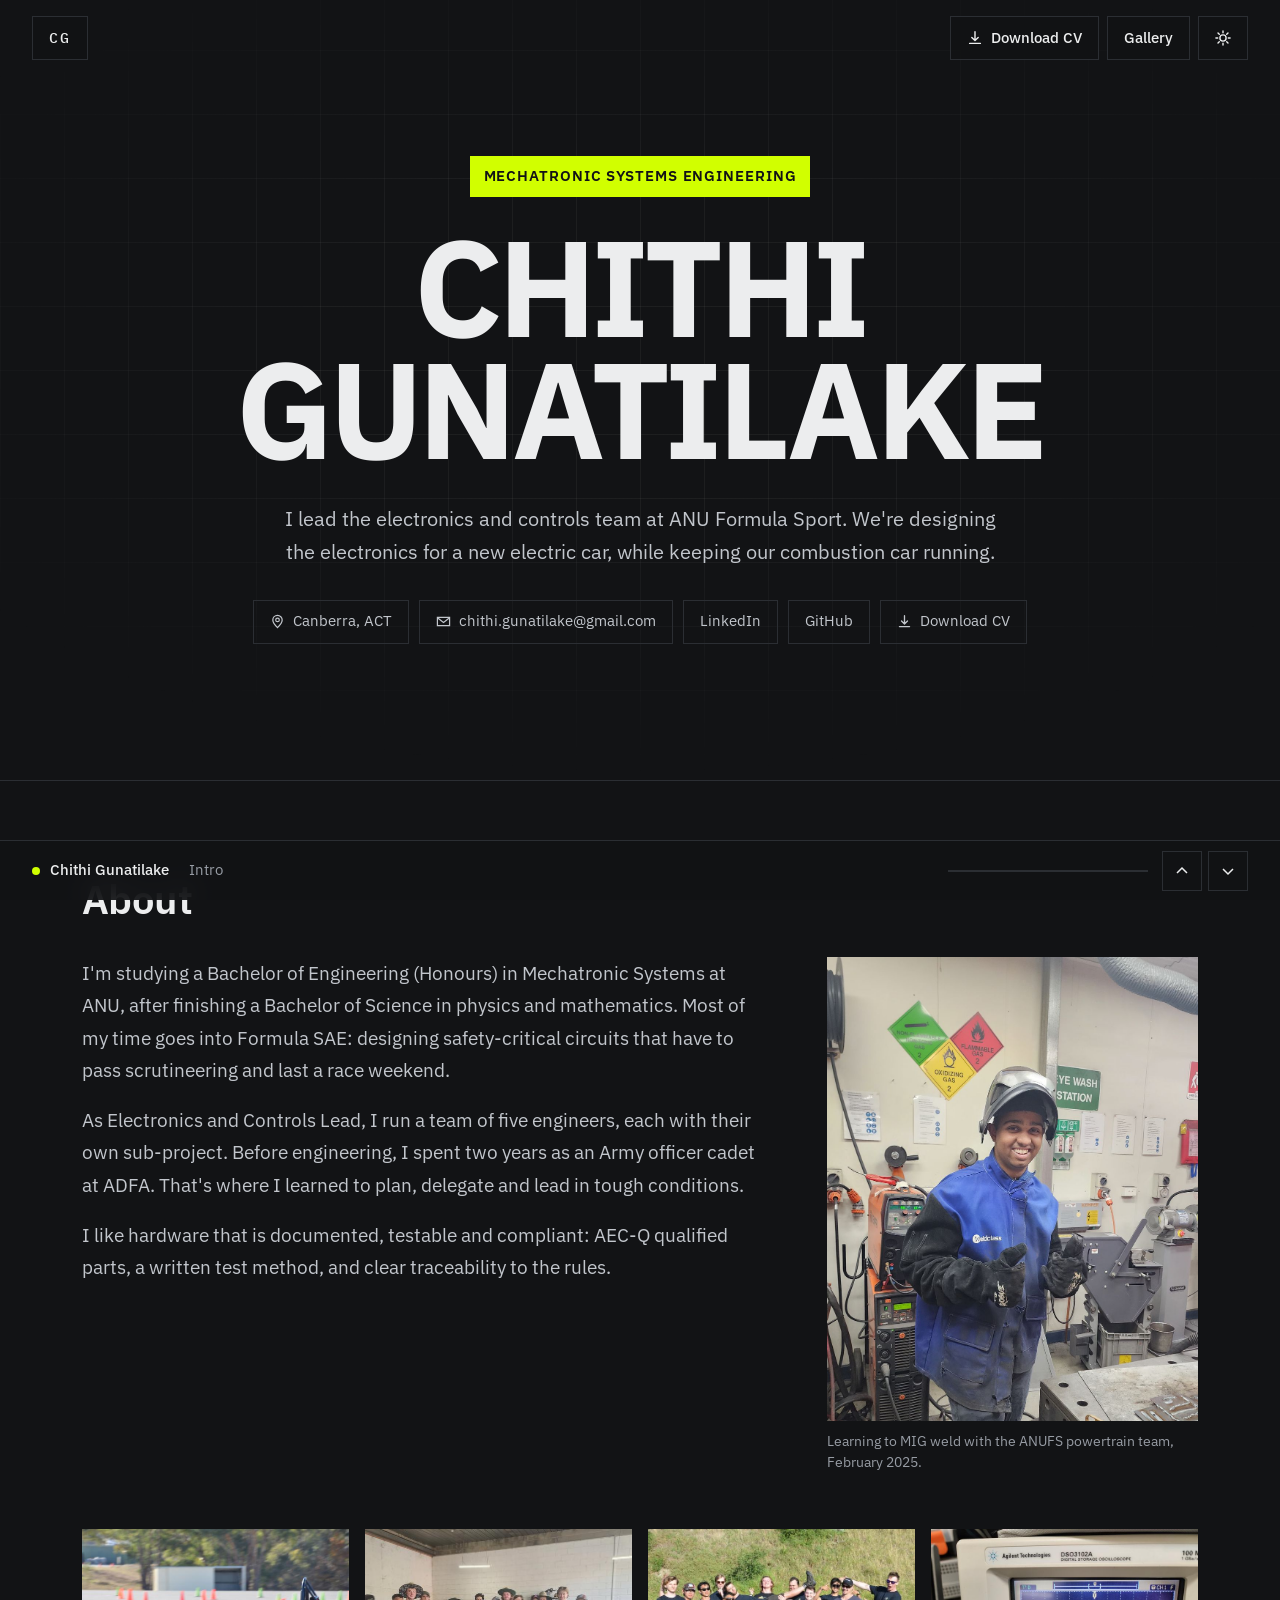
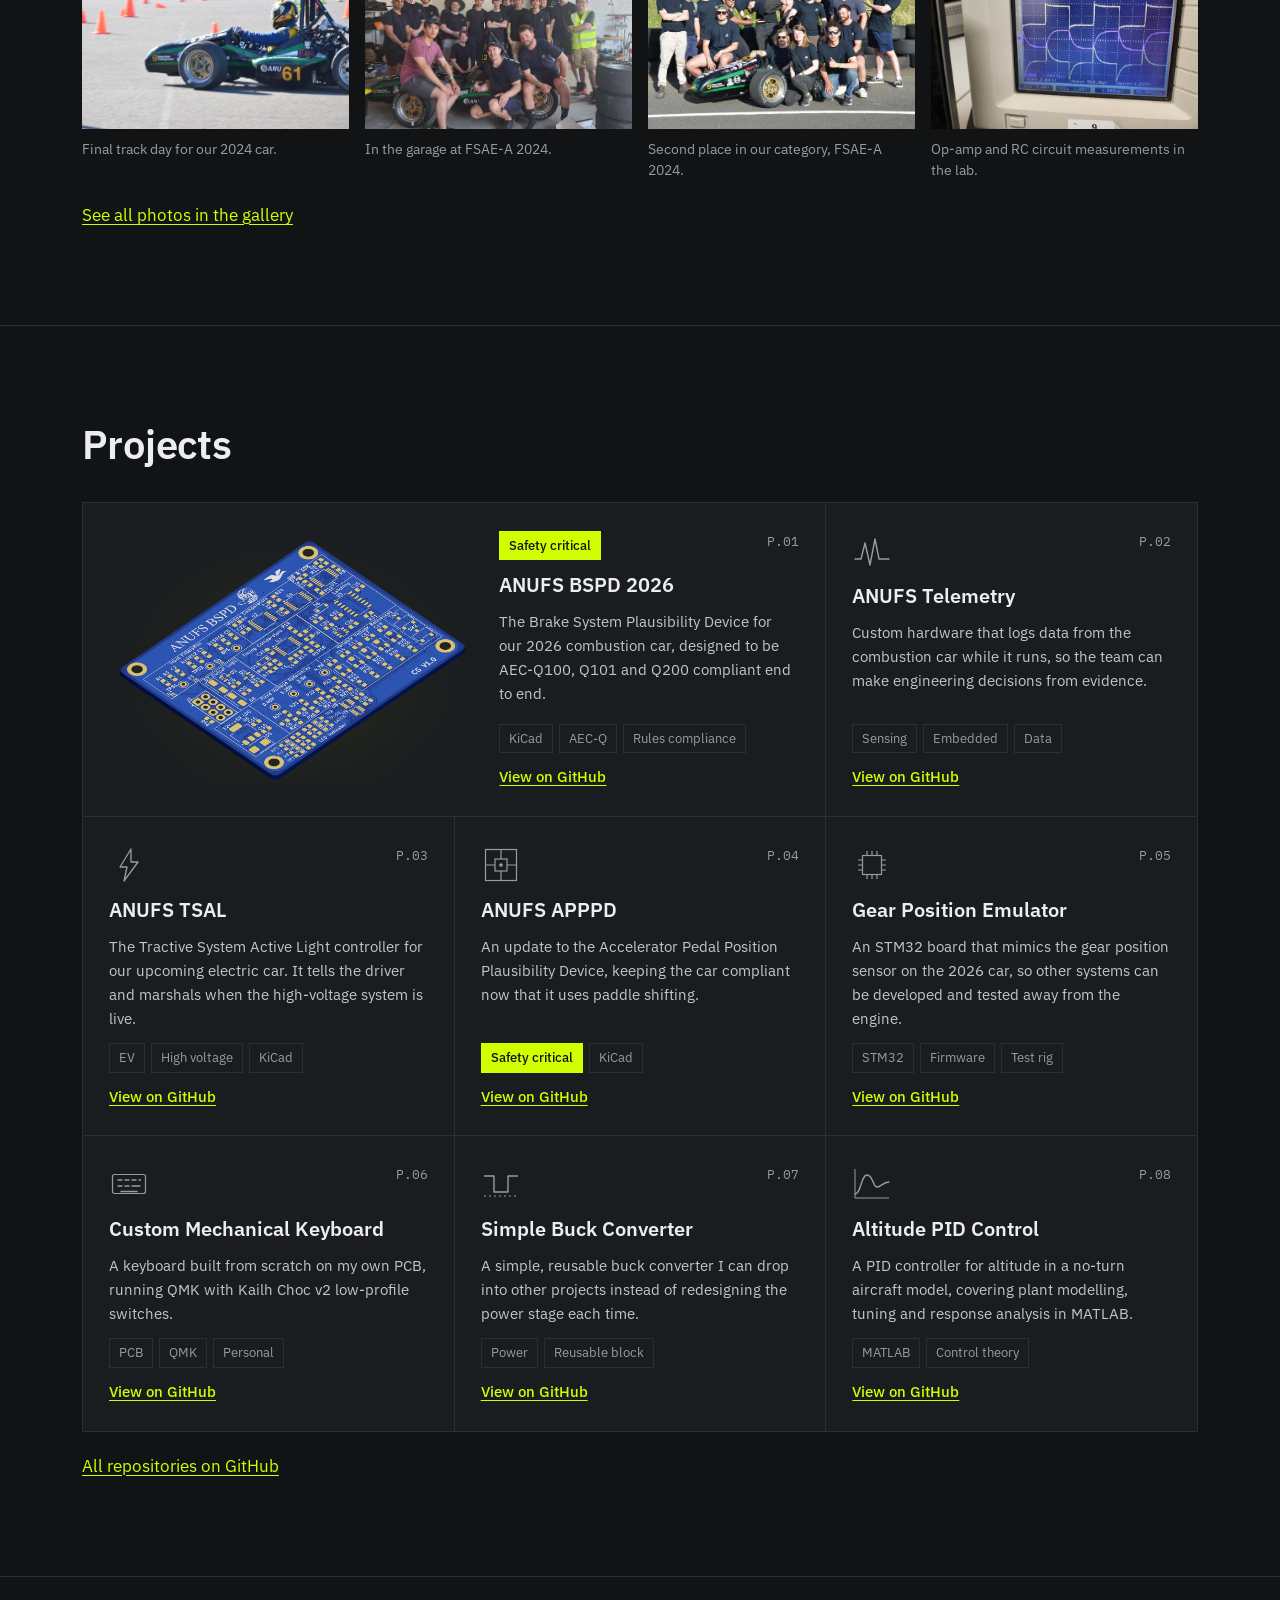
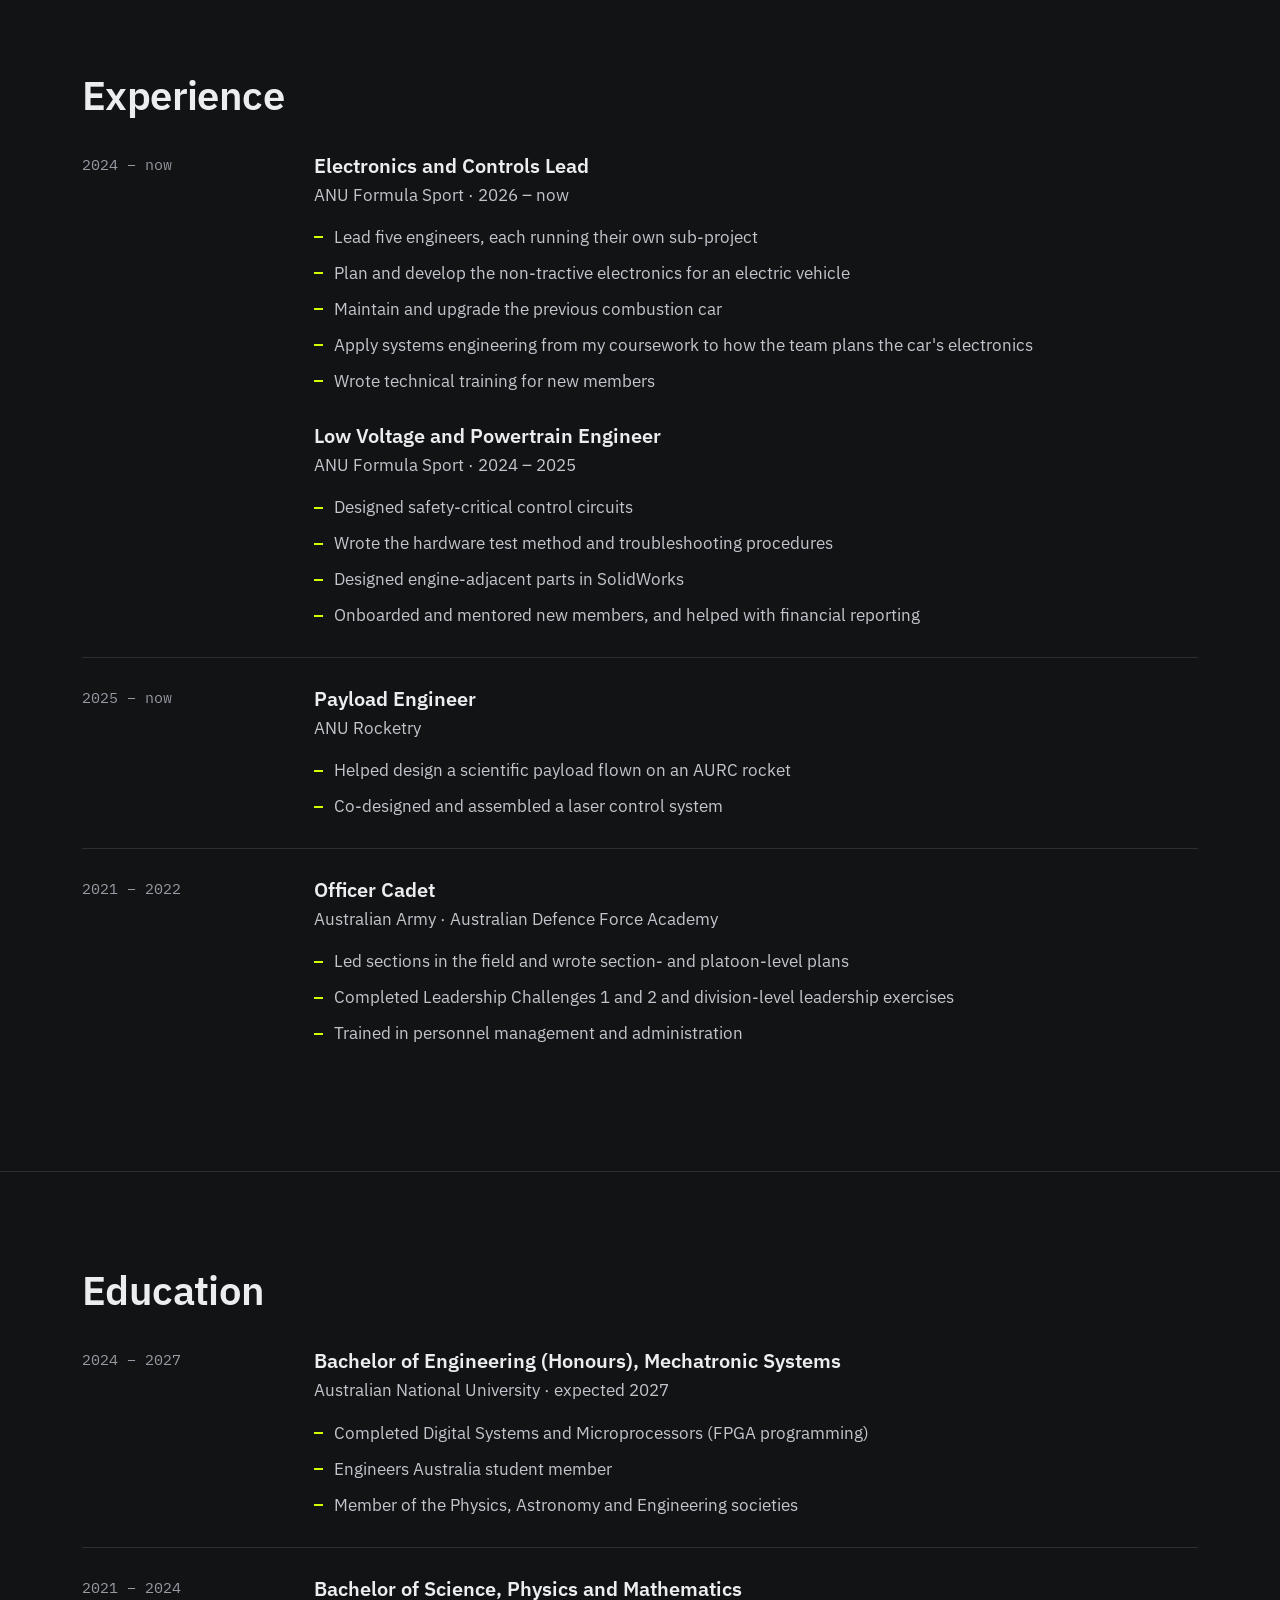
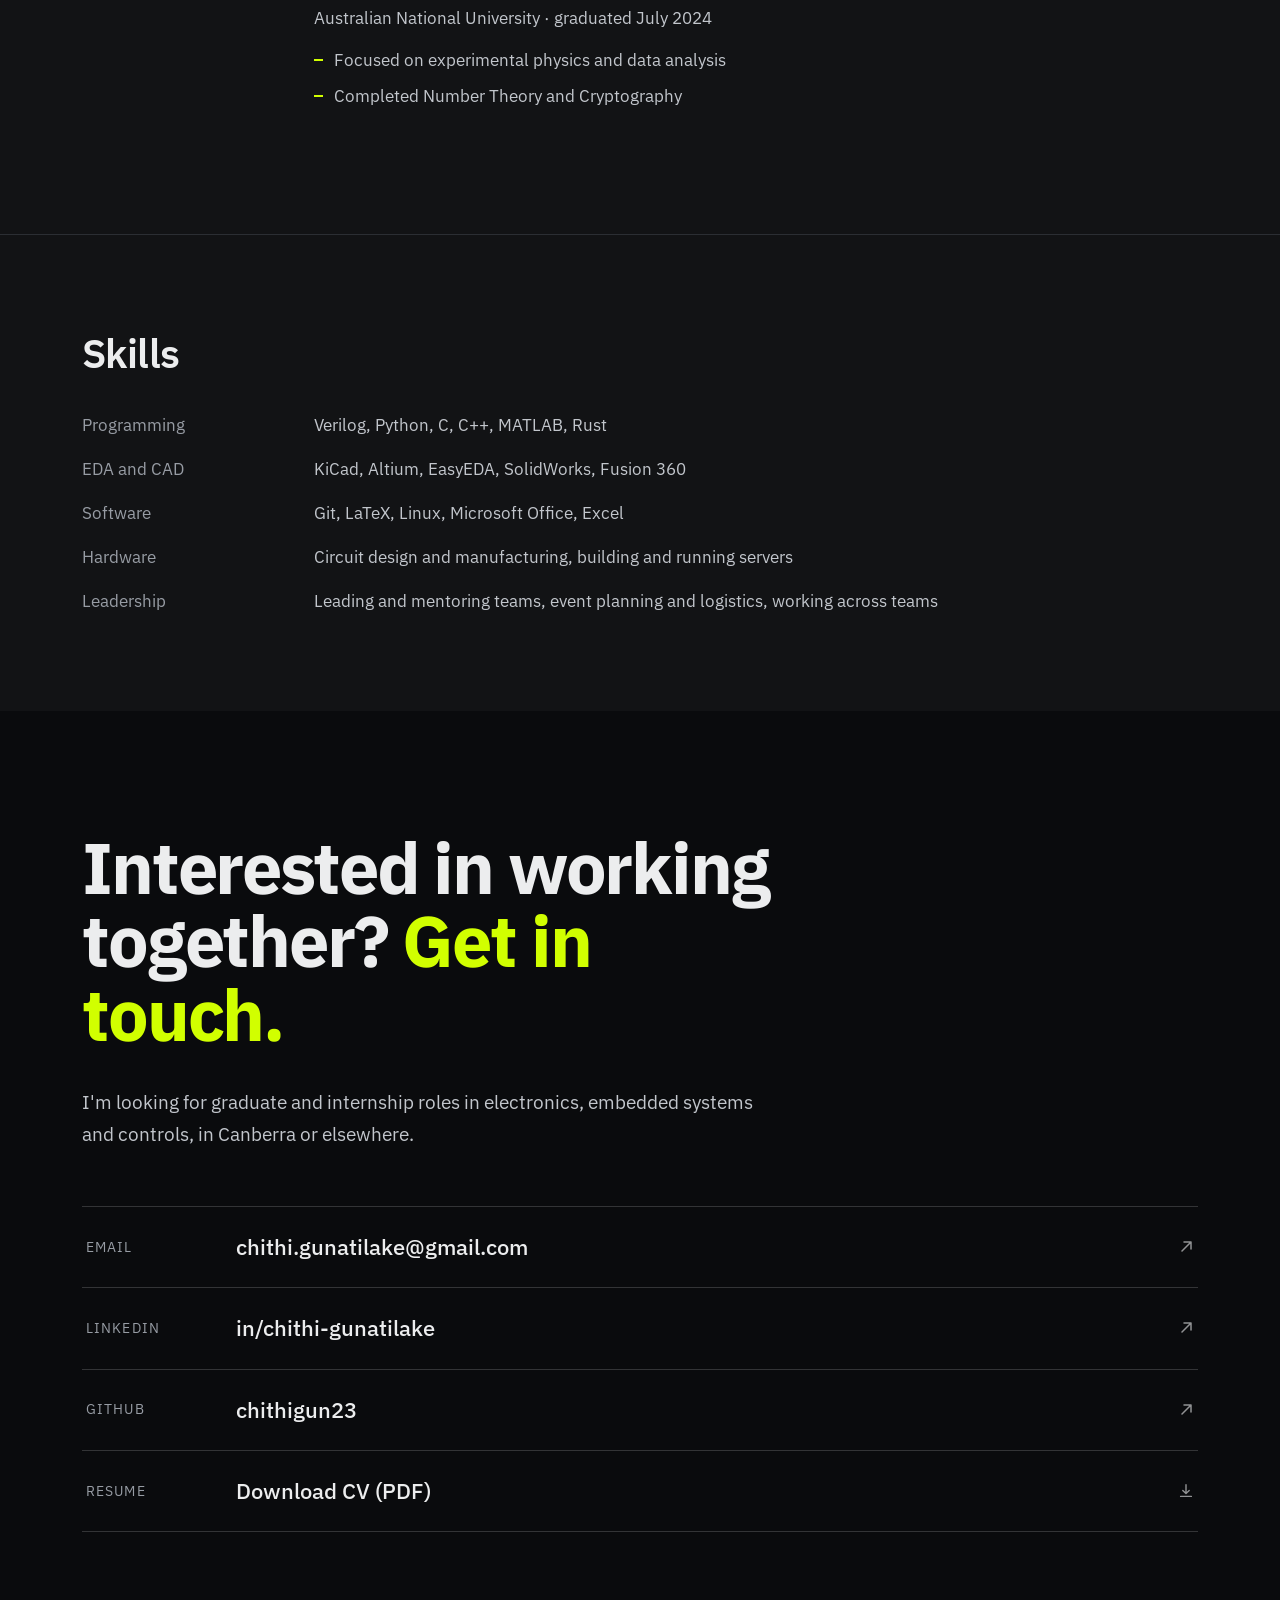
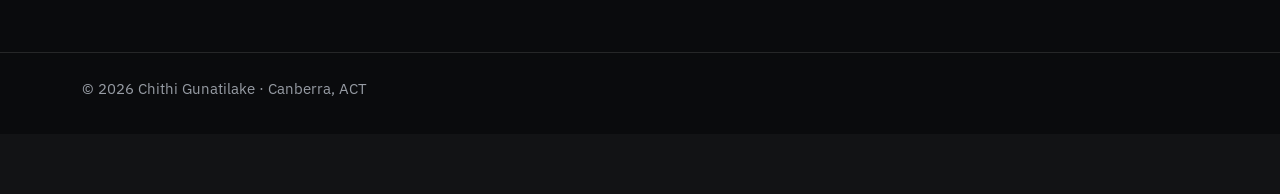
<file: index.html>
<!DOCTYPE html>
<html lang="en-AU">
<head>
<meta charset="UTF-8">
<meta name="viewport" content="width=device-width, initial-scale=1.0">
<title>Chithi Gunatilake — Mechatronic Systems Engineer</title>
<meta name="description" content="Chithi Gunatilake — Electronics and Controls Lead at ANU Formula Sport. Mechatronic systems engineering student in Canberra building safety-critical automotive electronics.">
<meta name="author" content="Chithi Gunatilake">
<meta name="theme-color" content="#121315">

<link rel="icon" href="/favicon.svg" type="image/svg+xml">
<link rel="canonical" href="https://chithigunatilake.com/">

<meta property="og:type" content="profile">
<meta property="og:site_name" content="Chithi Gunatilake">
<meta property="og:url" content="https://chithigunatilake.com/">
<meta property="og:title" content="Chithi Gunatilake — Mechatronic Systems Engineer">
<meta property="og:description" content="Electronics and Controls Lead at ANU Formula Sport. Safety-critical automotive electronics, FPGA, embedded systems.">
<meta property="og:locale" content="en_AU">

<script type="application/ld+json">
{
  "@context": "https://schema.org",
  "@type": "Person",
  "name": "Chithi Gunatilake",
  "url": "https://chithigunatilake.com/",
  "jobTitle": "Electronics and Controls Lead",
  "worksFor": { "@type": "Organization", "name": "ANU Formula Sport" },
  "alumniOf": { "@type": "CollegeOrUniversity", "name": "Australian National University" },
  "address": { "@type": "PostalAddress", "addressLocality": "Canberra", "addressRegion": "ACT", "addressCountry": "AU" },
  "sameAs": [
    "https://www.linkedin.com/in/chithi-gunatilake",
    "https://github.com/chithigun23"
  ]
}
</script>

<link rel="preconnect" href="https://fonts.googleapis.com">
<link rel="preconnect" href="https://fonts.gstatic.com" crossorigin>
<link href="https://fonts.googleapis.com/css2?family=IBM+Plex+Sans:wght@400;500;600;700&family=IBM+Plex+Mono:wght@400;500&display=swap" rel="stylesheet">
<link rel="stylesheet" href="home.css">
</head>
<body class="v3">
<script>
  /* dark by default; light only if the visitor chose it */
  try { if (localStorage.getItem("cg-theme") === "light") { document.body.setAttribute("data-theme", "light"); } } catch (e) {}
</script>

<svg width="0" height="0" style="position: absolute" aria-hidden="true">
  <defs>
    <symbol id="v3-mail" viewBox="0 0 16 16"><path d="M1.5 3.5h13v9h-13z" fill="none" stroke="currentColor" stroke-width="1.3"></path><path d="M1.5 4l6.5 5 6.5-5" fill="none" stroke="currentColor" stroke-width="1.3"></path></symbol>
    <symbol id="v3-pin" viewBox="0 0 16 16"><path d="M8 14.5S13 9.9 13 6.5a5 5 0 0 0-10 0C3 9.9 8 14.5 8 14.5z" fill="none" stroke="currentColor" stroke-width="1.3"></path><circle cx="8" cy="6.3" r="1.9" fill="none" stroke="currentColor" stroke-width="1.3"></circle></symbol>
    <symbol id="v3-dl" viewBox="0 0 16 16"><path d="M8 1.8v8.4M4.8 7.4 8 10.6l3.2-3.2M2.6 13.4h10.8" fill="none" stroke="currentColor" stroke-width="1.4" stroke-linecap="round" stroke-linejoin="round"></path></symbol>
    <symbol id="v3-out" viewBox="0 0 16 16"><path d="M6 3h7v7M13 3 4 12" fill="none" stroke="currentColor" stroke-width="1.5" stroke-linecap="round" stroke-linejoin="round"></path></symbol>
    <symbol id="v3-sun" viewBox="0 0 16 16"><circle cx="8" cy="8" r="3.1" fill="none" stroke="currentColor" stroke-width="1.4"></circle><path d="M8 .9v1.8M8 13.3v1.8M15.1 8h-1.8M2.7 8H.9M13 3l-1.3 1.3M4.3 11.7 3 13M13 13l-1.3-1.3M4.3 4.3 3 3" stroke="currentColor" stroke-width="1.4" stroke-linecap="round"></path></symbol>
    <symbol id="v3-moon" viewBox="0 0 16 16"><path d="M13.6 9.9A6 6 0 0 1 6.1 2.4a6 6 0 1 0 7.5 7.5z" fill="none" stroke="currentColor" stroke-width="1.4" stroke-linejoin="round"></path></symbol>
    <symbol id="g-board" viewBox="0 0 40 40"><rect x="4.5" y="4.5" width="31" height="31" fill="none" stroke="currentColor" stroke-width="1.2"></rect><rect x="14" y="14" width="12" height="12" fill="none" stroke="currentColor" stroke-width="1.2"></rect><path d="M20 4.5v9.5M20 26v9.5M4.5 20H14M26 20h9.5" stroke="currentColor" stroke-width="1.2"></path><circle cx="20" cy="20" r="1.8" fill="currentColor"></circle></symbol>
    <symbol id="g-signal" viewBox="0 0 40 40"><path d="M3 28h6l4-16 5 22 5-26 4 20h10" fill="none" stroke="currentColor" stroke-width="1.4" stroke-linejoin="round" stroke-linecap="round"></path></symbol>
    <symbol id="g-hv" viewBox="0 0 40 40"><path d="M22 4 11 22h7l-3 14 14-19h-7z" fill="none" stroke="currentColor" stroke-width="1.3" stroke-linejoin="round"></path></symbol>
    <symbol id="g-buck" viewBox="0 0 40 40"><path d="M3 12h10v16h14V12h10" fill="none" stroke="currentColor" stroke-width="1.4" stroke-linejoin="round"></path><path d="M3 32h34" stroke="currentColor" stroke-width="1" stroke-dasharray="2 3"></path></symbol>
    <symbol id="g-key" viewBox="0 0 40 40"><rect x="3.5" y="10.5" width="33" height="19" rx="2" fill="none" stroke="currentColor" stroke-width="1.2"></rect><path d="M9 16h4M16 16h4M23 16h4M30 16h1.5M9 22h4M16 22h4M23 22h8M12 27.5h16" stroke="currentColor" stroke-width="1.4" stroke-linecap="round"></path></symbol>
    <symbol id="g-mcu" viewBox="0 0 40 40"><rect x="10.5" y="10.5" width="19" height="19" fill="none" stroke="currentColor" stroke-width="1.2"></rect><path d="M15 10.5V6M20 10.5V6M25 10.5V6M15 29.5V34M20 29.5V34M25 29.5V34M10.5 15H6M10.5 20H6M10.5 25H6M29.5 15H34M29.5 20H34M29.5 25H34" stroke="currentColor" stroke-width="1.2"></path></symbol>
    <symbol id="g-pid" viewBox="0 0 40 40"><path d="M3 30c6 0 6-19 12-19s6 12 10 12 6-5 12-5" fill="none" stroke="currentColor" stroke-width="1.4" stroke-linecap="round"></path><path d="M3 34h34M3 34V5" stroke="currentColor" stroke-width="1"></path></symbol>
  </defs>
</svg>

<div class="rail-wrap">
  <div class="rail">
    <a class="chip-btn monogram" href="/" aria-label="Home">CG</a>
    <div class="rail-actions">
      <a class="chip-btn" href="Chithi_Gunatilake_CV.pdf" download><svg aria-hidden="true"><use href="#v3-dl"></use></svg><span class="lbl">Download CV</span></a>
      <a class="chip-btn" href="/gallery">Gallery</a>
      <button class="chip-btn" id="themeBtn" type="button" aria-label="Switch to light theme"><svg aria-hidden="true"><use id="themeIcon" href="#v3-sun"></use></svg></button>
    </div>
  </div>
</div>

<header class="hero" id="top">
  <div class="hero-grid" aria-hidden="true"></div>
  <div class="hero-stage">
    <p class="eyebrow">Mechatronic Systems Engineering</p>
    <h1><span>Chithi</span><span>Gunatilake</span></h1>
    <p class="lede">I lead the electronics and controls team at ANU Formula Sport. We're designing the electronics for a new electric car, while keeping our combustion car running.</p>
    <div class="meta">
      <span><svg aria-hidden="true"><use href="#v3-pin"></use></svg>Canberra, ACT</span>
      <a href="mailto:chithi.gunatilake@gmail.com"><svg aria-hidden="true"><use href="#v3-mail"></use></svg>chithi.gunatilake@gmail.com</a>
      <a href="https://www.linkedin.com/in/chithi-gunatilake" target="_blank" rel="noopener">LinkedIn</a>
      <a href="https://github.com/chithigun23" target="_blank" rel="noopener">GitHub</a>
      <a href="Chithi_Gunatilake_CV.pdf" download><svg aria-hidden="true"><use href="#v3-dl"></use></svg>Download CV</a>
    </div>
  </div>
</header>

<main>
  <section id="about">
    <div class="wrap">
      <h2>About</h2>
      <div class="about">
        <div class="prose">
          <p>I'm studying a Bachelor of Engineering (Honours) in Mechatronic Systems at ANU, after finishing a Bachelor of Science in physics and mathematics. Most of my time goes into Formula SAE: designing safety-critical circuits that have to pass scrutineering and last a race weekend.</p>
          <p>As Electronics and Controls Lead, I run a team of five engineers, each with their own sub-project. Before engineering, I spent two years as an Army officer cadet at ADFA. That's where I learned to plan, delegate and lead in tough conditions.</p>
          <p>I like hardware that is documented, testable and compliant: AEC-Q qualified parts, a written test method, and clear traceability to the rules.</p>
        </div>
        <figure>
          <img src="gallery/2025-02-21_151649.jpg" alt="Chithi in welding gear in the workshop">
          <figcaption>Learning to MIG weld with the ANUFS powertrain team, February 2025.</figcaption>
        </figure>
      </div>
      <div class="strip">
        <figure><img loading="lazy" src="gallery/thumbs/2025-06-20_142044.jpg" alt="The 2024 ANU Formula Sport car on track"><figcaption>Final track day for our 2024 car.</figcaption></figure>
        <figure><img loading="lazy" src="gallery/thumbs/2024-12-07_145231.jpg" alt="The team with the car in the competition garage"><figcaption>In the garage at FSAE-A 2024.</figcaption></figure>
        <figure><img loading="lazy" src="gallery/thumbs/2024-12-09_043947.jpg" alt="The team celebrating with the car after the competition"><figcaption>Second place in our category, FSAE-A 2024.</figcaption></figure>
        <figure><img loading="lazy" src="gallery/thumbs/2023-09-26_170448.jpg" alt="Oscilloscope showing an RC circuit response"><figcaption>Op-amp and RC circuit measurements in the lab.</figcaption></figure>
      </div>
      <p class="more"><a href="/gallery">See all photos in the gallery</a></p>
    </div>
  </section>

  <section id="projects">
    <div class="wrap">
      <h2>Projects</h2>
      <div class="grid">
        <article class="card feature">
          <div class="render"><img loading="lazy" src="images/bspd-iso.webp" alt="Isometric render of the blue BSPD circuit board"></div>
          <div class="body">
            <div class="card-top"><span class="chip hot">Safety critical</span><span class="pid mono">P.01</span></div>
            <h3>ANUFS BSPD 2026</h3>
            <p>The Brake System Plausibility Device for our 2026 combustion car, designed to be AEC-Q100, Q101 and Q200 compliant end to end.</p>
            <div class="chips"><span class="chip">KiCad</span><span class="chip">AEC-Q</span><span class="chip">Rules compliance</span></div>
            <a href="https://github.com/chithigun23/ANUFS-BSPD-2026" target="_blank" rel="noopener">View on GitHub</a>
          </div>
        </article>
        <article class="card">
          <div class="card-top"><svg class="glyph" aria-hidden="true"><use href="#g-signal"></use></svg><span class="pid mono">P.02</span></div>
          <h3>ANUFS Telemetry</h3>
          <p>Custom hardware that logs data from the combustion car while it runs, so the team can make engineering decisions from evidence.</p>
          <div class="chips"><span class="chip">Sensing</span><span class="chip">Embedded</span><span class="chip">Data</span></div>
          <a href="https://github.com/chithigun23/ANUFS-Telemetry" target="_blank" rel="noopener">View on GitHub</a>
        </article>
        <article class="card">
          <div class="card-top"><svg class="glyph" aria-hidden="true"><use href="#g-hv"></use></svg><span class="pid mono">P.03</span></div>
          <h3>ANUFS TSAL</h3>
          <p>The Tractive System Active Light controller for our upcoming electric car. It tells the driver and marshals when the high-voltage system is live.</p>
          <div class="chips"><span class="chip">EV</span><span class="chip">High voltage</span><span class="chip">KiCad</span></div>
          <a href="https://github.com/chithigun23/ANUFS-TSAL" target="_blank" rel="noopener">View on GitHub</a>
        </article>
        <article class="card">
          <div class="card-top"><svg class="glyph" aria-hidden="true"><use href="#g-board"></use></svg><span class="pid mono">P.04</span></div>
          <h3>ANUFS APPPD</h3>
          <p>An update to the Accelerator Pedal Position Plausibility Device, keeping the car compliant now that it uses paddle shifting.</p>
          <div class="chips"><span class="chip hot">Safety critical</span><span class="chip">KiCad</span></div>
          <a href="https://github.com/chithigun23/ANUFS-APPPD" target="_blank" rel="noopener">View on GitHub</a>
        </article>
        <article class="card">
          <div class="card-top"><svg class="glyph" aria-hidden="true"><use href="#g-mcu"></use></svg><span class="pid mono">P.05</span></div>
          <h3>Gear Position Emulator</h3>
          <p>An STM32 board that mimics the gear position sensor on the 2026 car, so other systems can be developed and tested away from the engine.</p>
          <div class="chips"><span class="chip">STM32</span><span class="chip">Firmware</span><span class="chip">Test rig</span></div>
          <a href="https://github.com/chithigun23/ANUFS-GearPositionSTM" target="_blank" rel="noopener">View on GitHub</a>
        </article>
        <article class="card">
          <div class="card-top"><svg class="glyph" aria-hidden="true"><use href="#g-key"></use></svg><span class="pid mono">P.06</span></div>
          <h3>Custom Mechanical Keyboard</h3>
          <p>A keyboard built from scratch on my own PCB, running QMK with Kailh Choc v2 low-profile switches.</p>
          <div class="chips"><span class="chip">PCB</span><span class="chip">QMK</span><span class="chip">Personal</span></div>
          <a href="https://github.com/chithigun23/CustomMechanicalKeyboard" target="_blank" rel="noopener">View on GitHub</a>
        </article>
        <article class="card">
          <div class="card-top"><svg class="glyph" aria-hidden="true"><use href="#g-buck"></use></svg><span class="pid mono">P.07</span></div>
          <h3>Simple Buck Converter</h3>
          <p>A simple, reusable buck converter I can drop into other projects instead of redesigning the power stage each time.</p>
          <div class="chips"><span class="chip">Power</span><span class="chip">Reusable block</span></div>
          <a href="https://github.com/chithigun23/simpleBuckConverter" target="_blank" rel="noopener">View on GitHub</a>
        </article>
        <article class="card">
          <div class="card-top"><svg class="glyph" aria-hidden="true"><use href="#g-pid"></use></svg><span class="pid mono">P.08</span></div>
          <h3>Altitude PID Control</h3>
          <p>A PID controller for altitude in a no-turn aircraft model, covering plant modelling, tuning and response analysis in MATLAB.</p>
          <div class="chips"><span class="chip">MATLAB</span><span class="chip">Control theory</span></div>
          <a href="https://github.com/chithigun23/controlSystemsProject" target="_blank" rel="noopener">View on GitHub</a>
        </article>
      </div>
      <p class="more"><a href="https://github.com/chithigun23?tab=repositories" target="_blank" rel="noopener">All repositories on GitHub</a></p>
    </div>
  </section>

  <section id="experience">
    <div class="wrap">
      <h2>Experience</h2>
      <div class="row">
        <div><p class="mono when">2024 – now</p></div>
        <div>
          <h3>Electronics and Controls Lead</h3>
          <p class="org">ANU Formula Sport · 2026 – now</p>
          <ul class="bul">
            <li>Lead five engineers, each running their own sub-project</li>
            <li>Plan and develop the non-tractive electronics for an electric vehicle</li>
            <li>Maintain and upgrade the previous combustion car</li>
            <li>Apply systems engineering from my coursework to how the team plans the car's electronics</li>
            <li>Wrote technical training for new members</li>
          </ul>
          <div class="sub-role">
            <h3>Low Voltage and Powertrain Engineer</h3>
            <p class="org">ANU Formula Sport · 2024 – 2025</p>
            <ul class="bul">
              <li>Designed safety-critical control circuits</li>
              <li>Wrote the hardware test method and troubleshooting procedures</li>
              <li>Designed engine-adjacent parts in SolidWorks</li>
              <li>Onboarded and mentored new members, and helped with financial reporting</li>
            </ul>
          </div>
        </div>
      </div>
      <div class="row">
        <div><p class="mono when">2025 – now</p></div>
        <div>
          <h3>Payload Engineer</h3>
          <p class="org">ANU Rocketry</p>
          <ul class="bul">
            <li>Helped design a scientific payload flown on an AURC rocket</li>
            <li>Co-designed and assembled a laser control system</li>
          </ul>
        </div>
      </div>
      <div class="row">
        <div><p class="mono when">2021 – 2022</p></div>
        <div>
          <h3>Officer Cadet</h3>
          <p class="org">Australian Army · Australian Defence Force Academy</p>
          <ul class="bul">
            <li>Led sections in the field and wrote section- and platoon-level plans</li>
            <li>Completed Leadership Challenges 1 and 2 and division-level leadership exercises</li>
            <li>Trained in personnel management and administration</li>
          </ul>
        </div>
      </div>
    </div>
  </section>

  <section id="education">
    <div class="wrap">
      <h2>Education</h2>
      <div class="row">
        <div><p class="mono when">2024 – 2027</p></div>
        <div>
          <h3>Bachelor of Engineering (Honours), Mechatronic Systems</h3>
          <p class="org">Australian National University · expected 2027</p>
          <ul class="bul">
            <li>Completed Digital Systems and Microprocessors (FPGA programming)</li>
            <li>Engineers Australia student member</li>
            <li>Member of the Physics, Astronomy and Engineering societies</li>
          </ul>
        </div>
      </div>
      <div class="row">
        <div><p class="mono when">2021 – 2024</p></div>
        <div>
          <h3>Bachelor of Science, Physics and Mathematics</h3>
          <p class="org">Australian National University · graduated July 2024</p>
          <ul class="bul">
            <li>Focused on experimental physics and data analysis</li>
            <li>Completed Number Theory and Cryptography</li>
          </ul>
        </div>
      </div>
    </div>
  </section>

  <section id="skills">
    <div class="wrap">
      <h2>Skills</h2>
      <dl class="skills">
        <dt>Programming</dt><dd>Verilog, Python, C, C++, MATLAB, Rust</dd>
        <dt>EDA and CAD</dt><dd>KiCad, Altium, EasyEDA, SolidWorks, Fusion 360</dd>
        <dt>Software</dt><dd>Git, LaTeX, Linux, Microsoft Office, Excel</dd>
        <dt>Hardware</dt><dd>Circuit design and manufacturing, building and running servers</dd>
        <dt>Leadership</dt><dd>Leading and mentoring teams, event planning and logistics, working across teams</dd>
      </dl>
    </div>
  </section>

  <section id="contact" class="contact">
    <div class="wrap">
      <h2>Interested in working together? <em>Get in touch.</em></h2>
      <p class="lead">I'm looking for graduate and internship roles in electronics, embedded systems and controls, in Canberra or elsewhere.</p>
      <div class="clist">
        <a class="crow" href="mailto:chithi.gunatilake@gmail.com"><span class="crow-k">Email</span><span class="crow-v">chithi.gunatilake@gmail.com</span><svg aria-hidden="true"><use href="#v3-out"></use></svg></a>
        <a class="crow" href="https://www.linkedin.com/in/chithi-gunatilake" target="_blank" rel="noopener"><span class="crow-k">LinkedIn</span><span class="crow-v">in/chithi-gunatilake</span><svg aria-hidden="true"><use href="#v3-out"></use></svg></a>
        <a class="crow" href="https://github.com/chithigun23" target="_blank" rel="noopener"><span class="crow-k">GitHub</span><span class="crow-v">chithigun23</span><svg aria-hidden="true"><use href="#v3-out"></use></svg></a>
        <a class="crow" href="Chithi_Gunatilake_CV.pdf" download><span class="crow-k">Resume</span><span class="crow-v">Download CV (PDF)</span><svg aria-hidden="true"><use href="#v3-dl"></use></svg></a>
      </div>
    </div>
  </section>
</main>

<footer><div class="wrap">© <span id="year">2026</span> Chithi Gunatilake · Canberra, ACT</div></footer>

<div class="hud">
  <span class="hud-brand"><span class="dot" aria-hidden="true"></span>Chithi Gunatilake</span>
  <span class="hud-sec" id="hudSec">Intro</span>
  <div class="hud-prog">
    <div class="track"><div class="fill" id="hudFill"></div></div>
    <div class="hud-nav">
      <a href="#top" id="navUp" aria-label="Previous section"><svg viewBox="0 0 14 14" fill="none" aria-hidden="true"><path d="M2 9L7 4L12 9" stroke="currentColor" stroke-width="1.5"></path></svg></a>
      <a href="#about" id="navDown" aria-label="Next section"><svg viewBox="0 0 14 14" fill="none" aria-hidden="true"><path d="M2 5L7 10L12 5" stroke="currentColor" stroke-width="1.5"></path></svg></a>
    </div>
  </div>
</div>


<script src="home.js"></script>
</body>
</html>
</file>
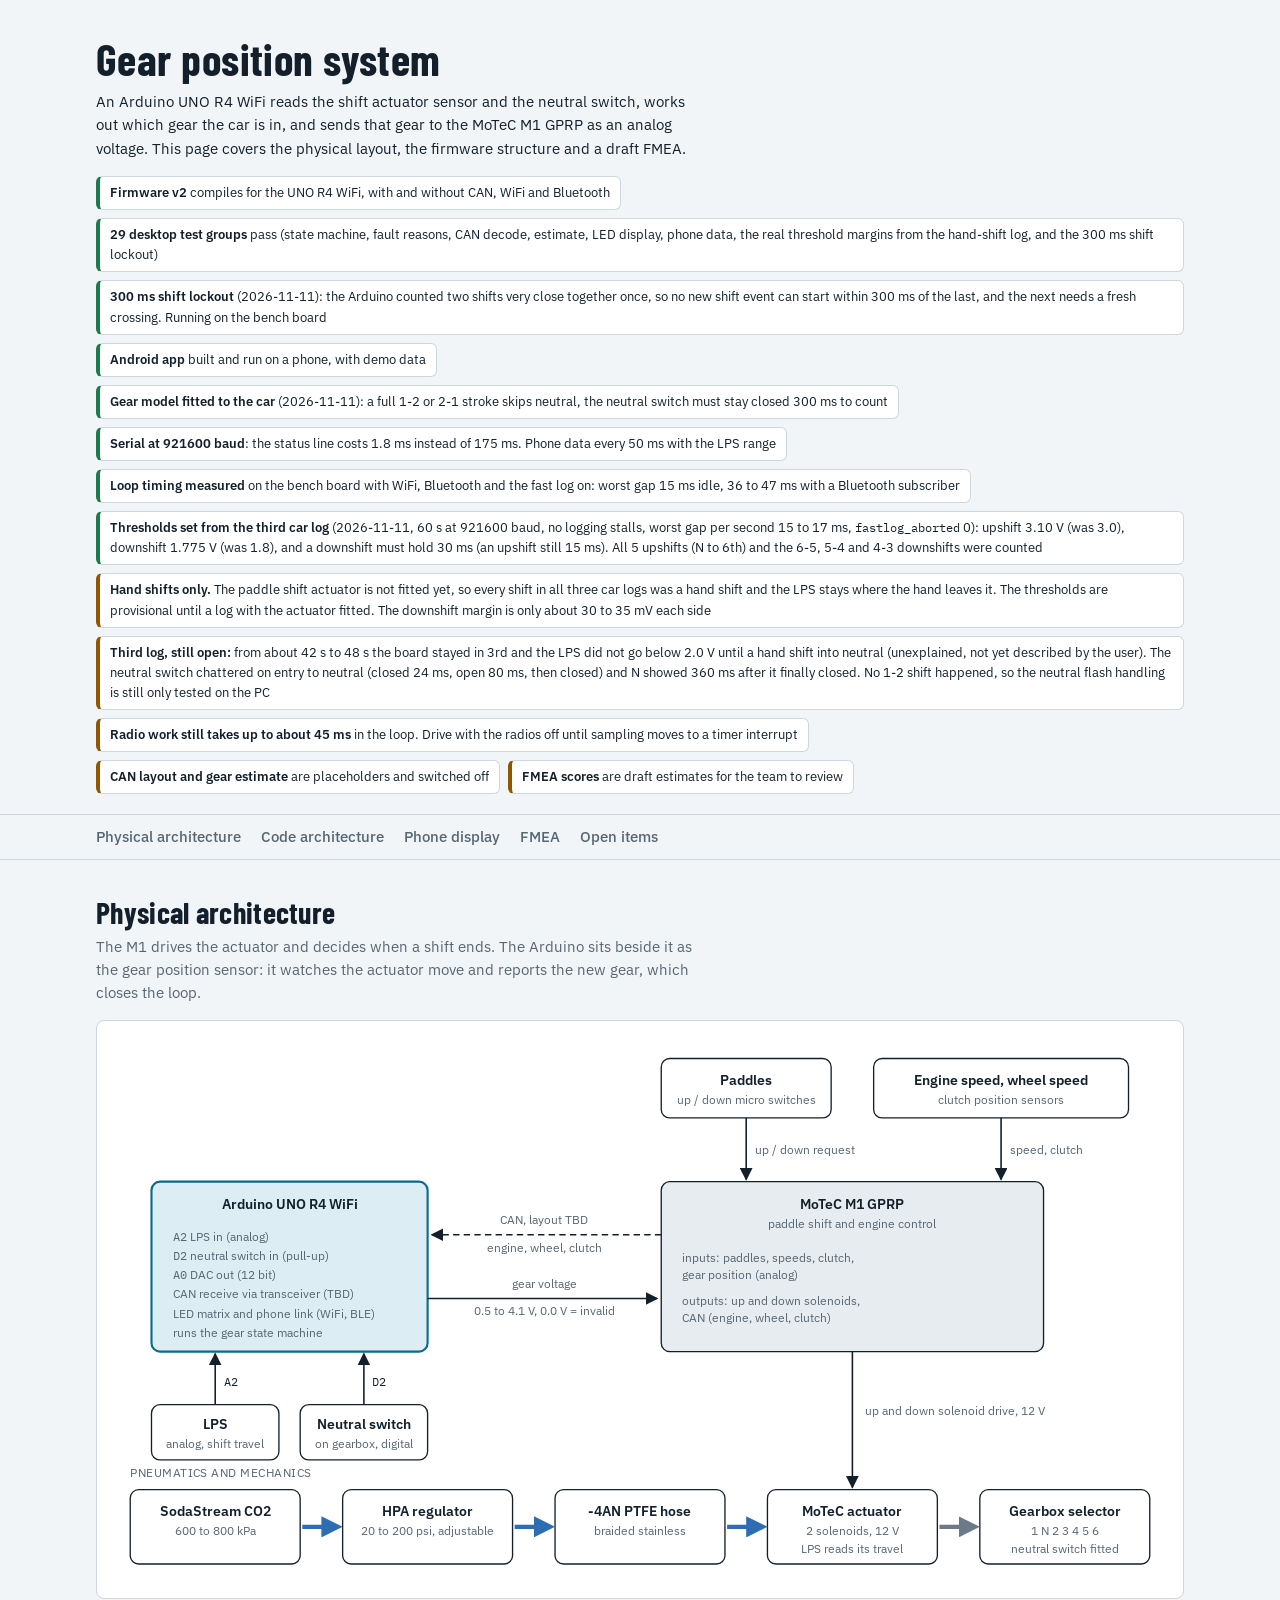
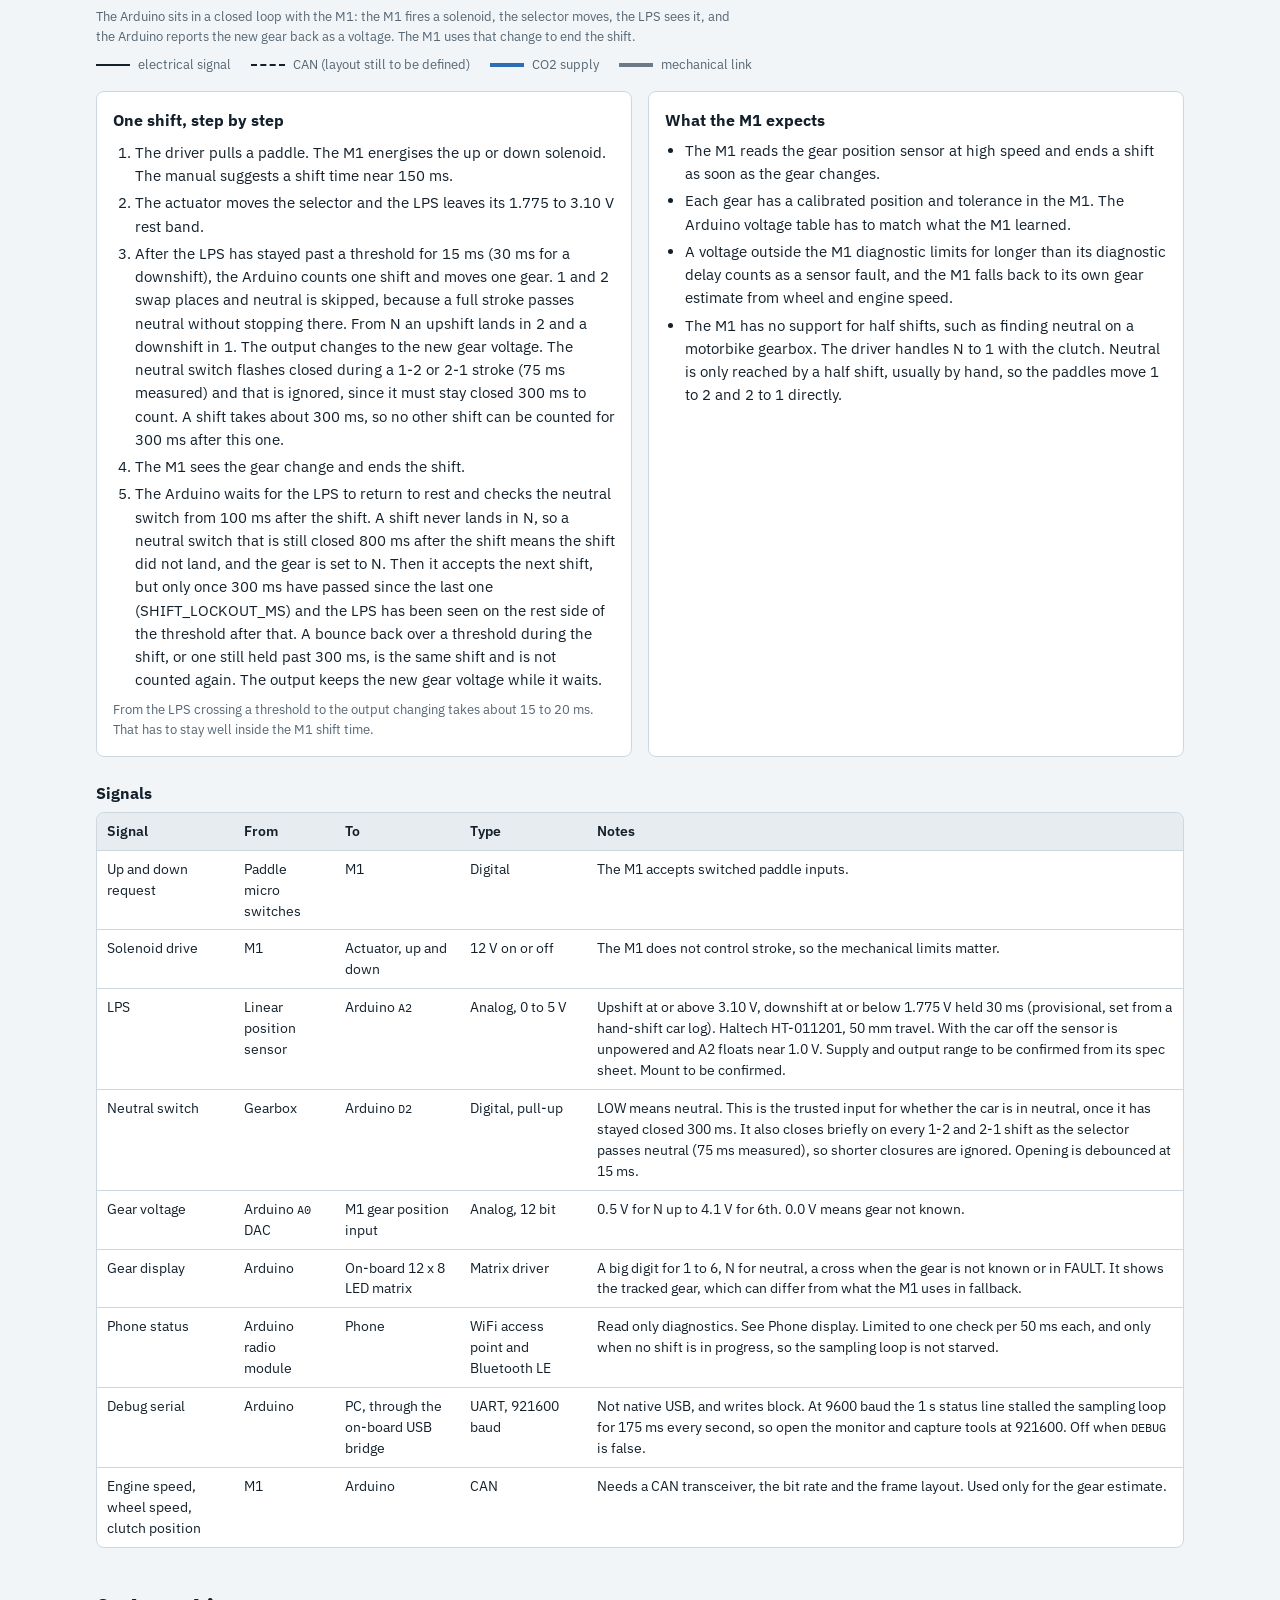
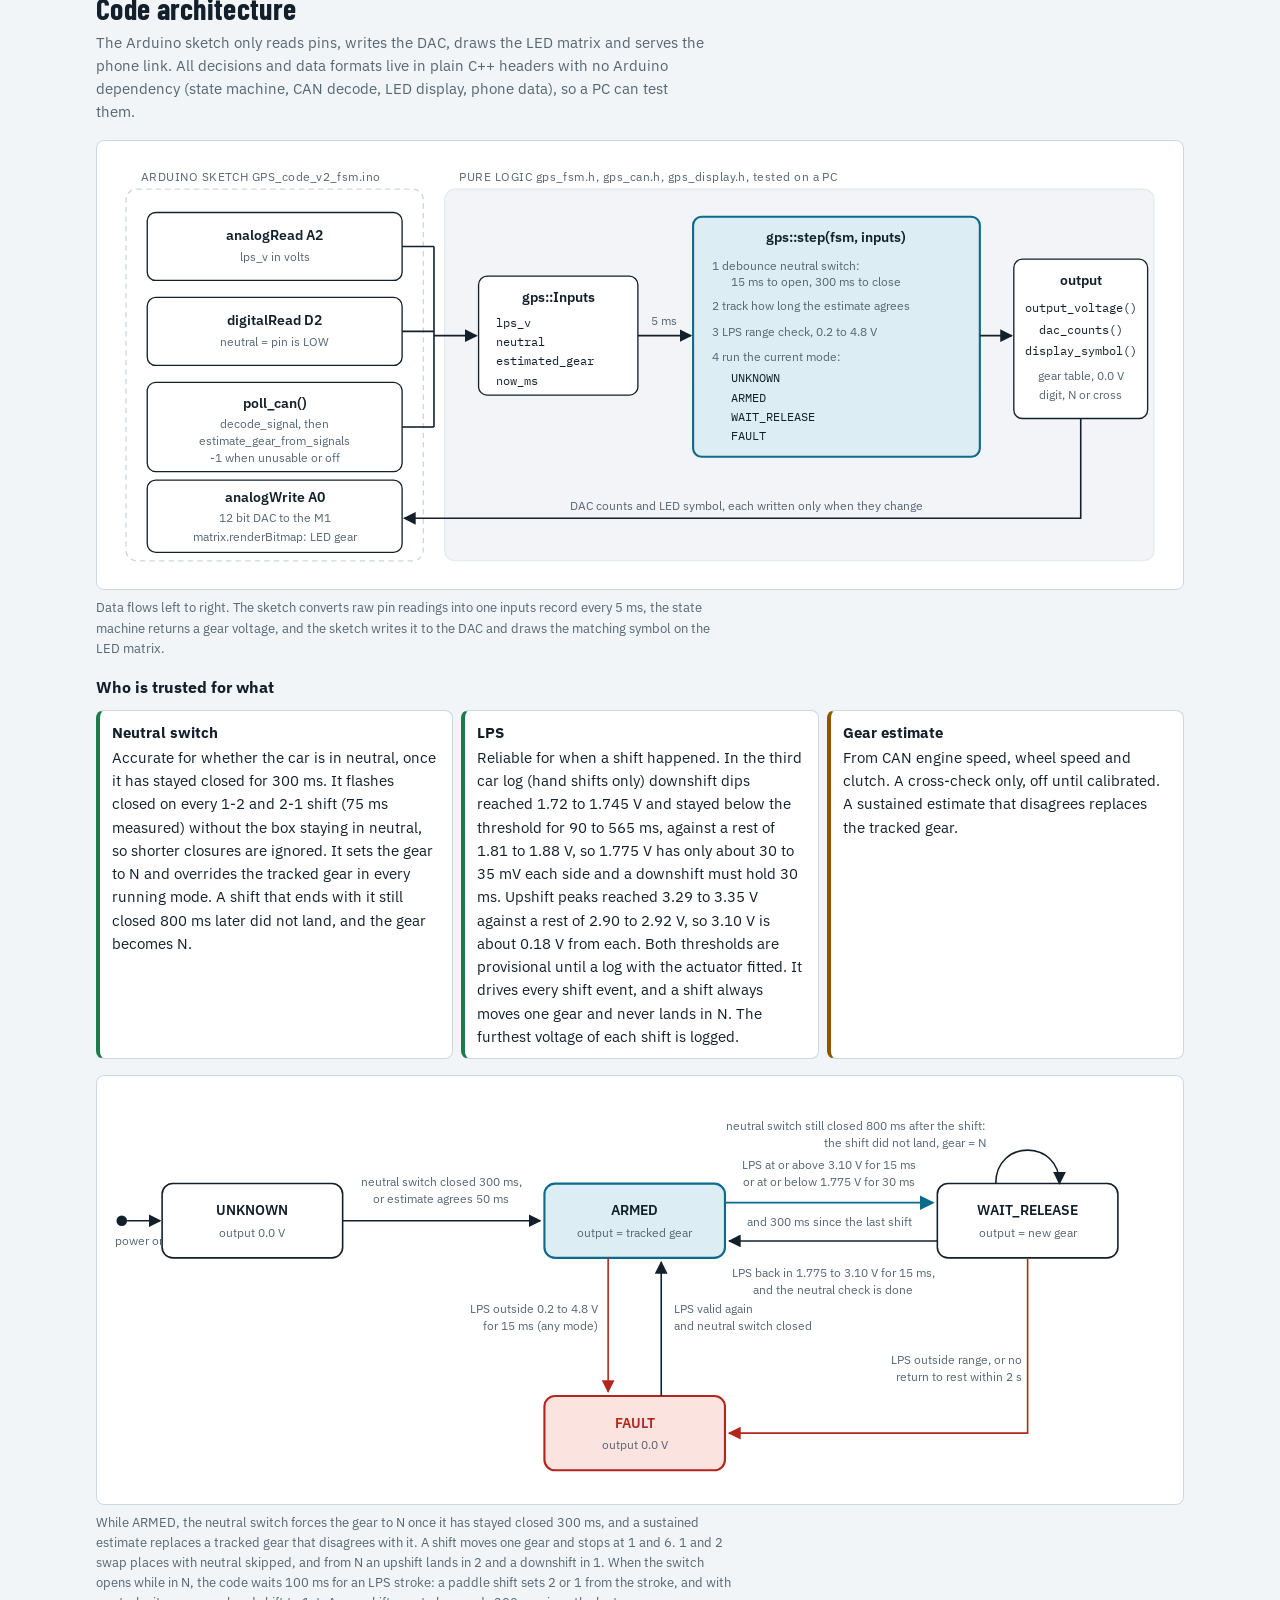
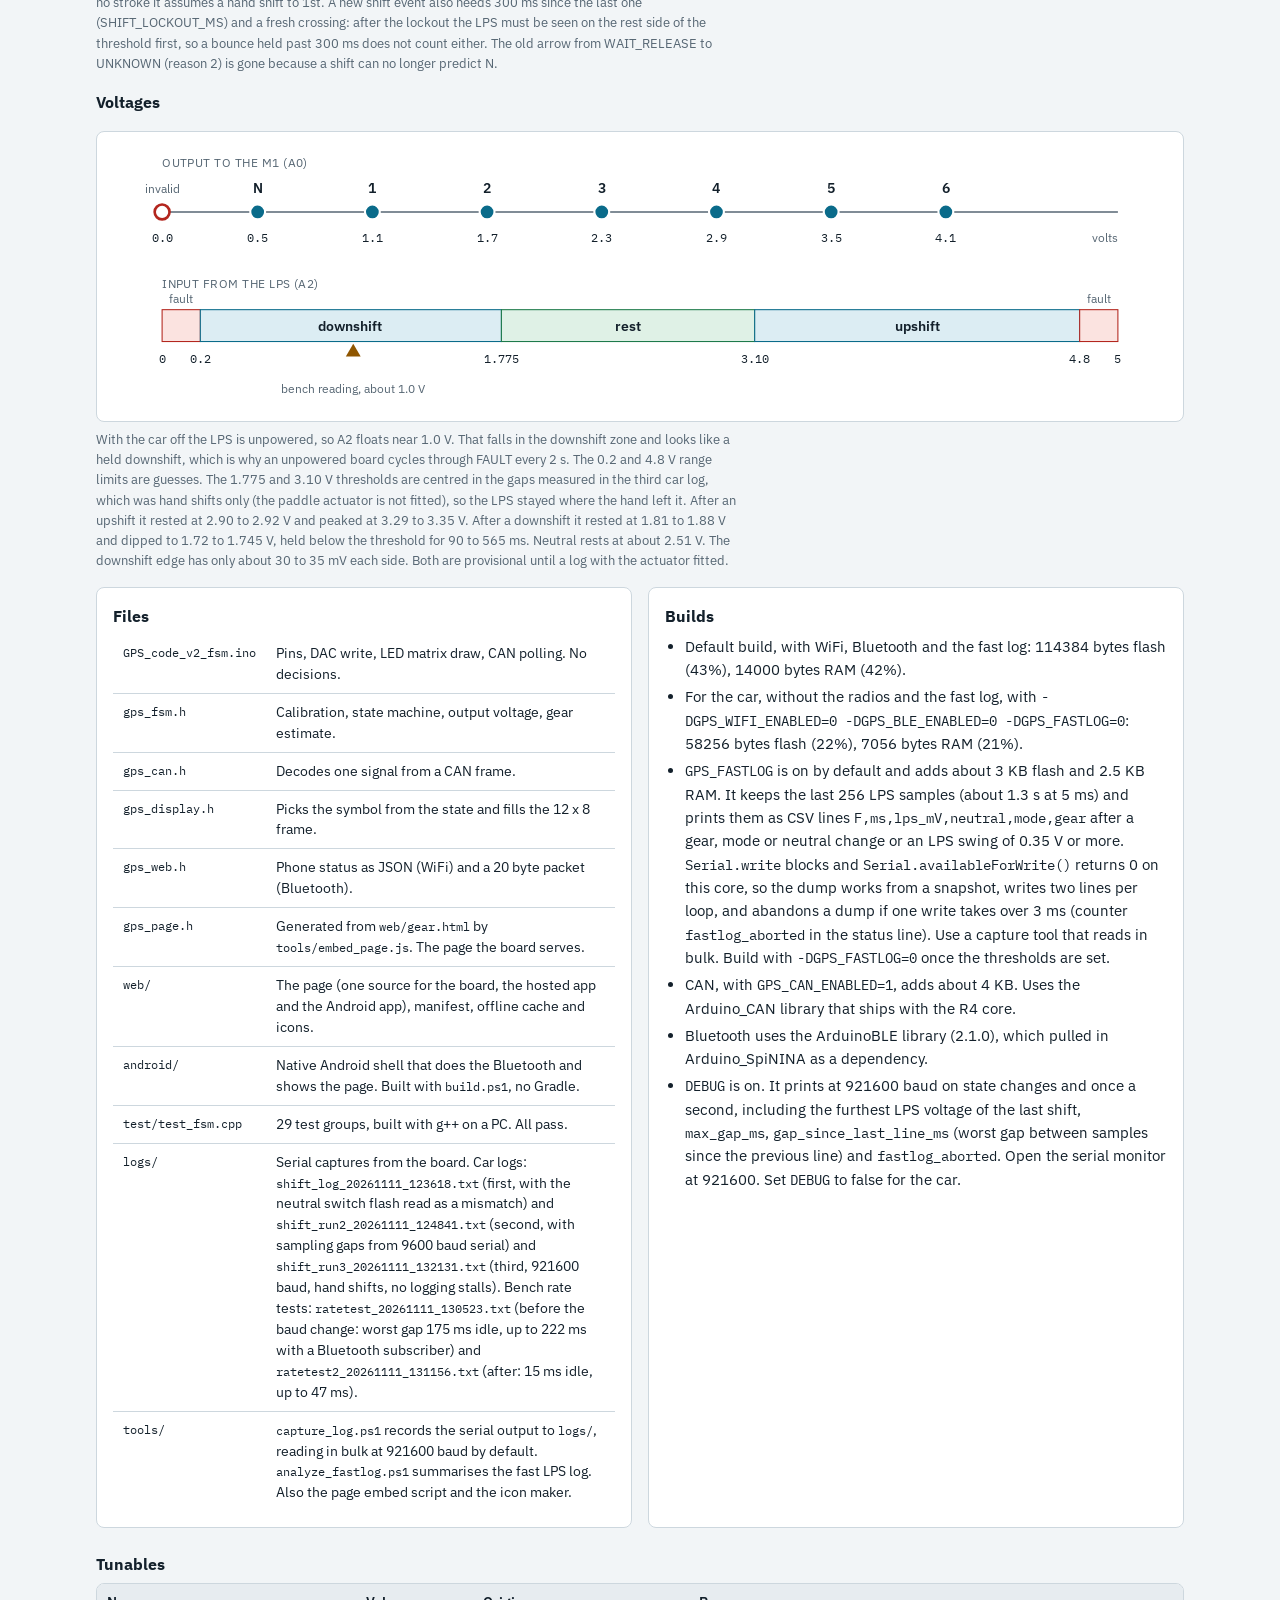
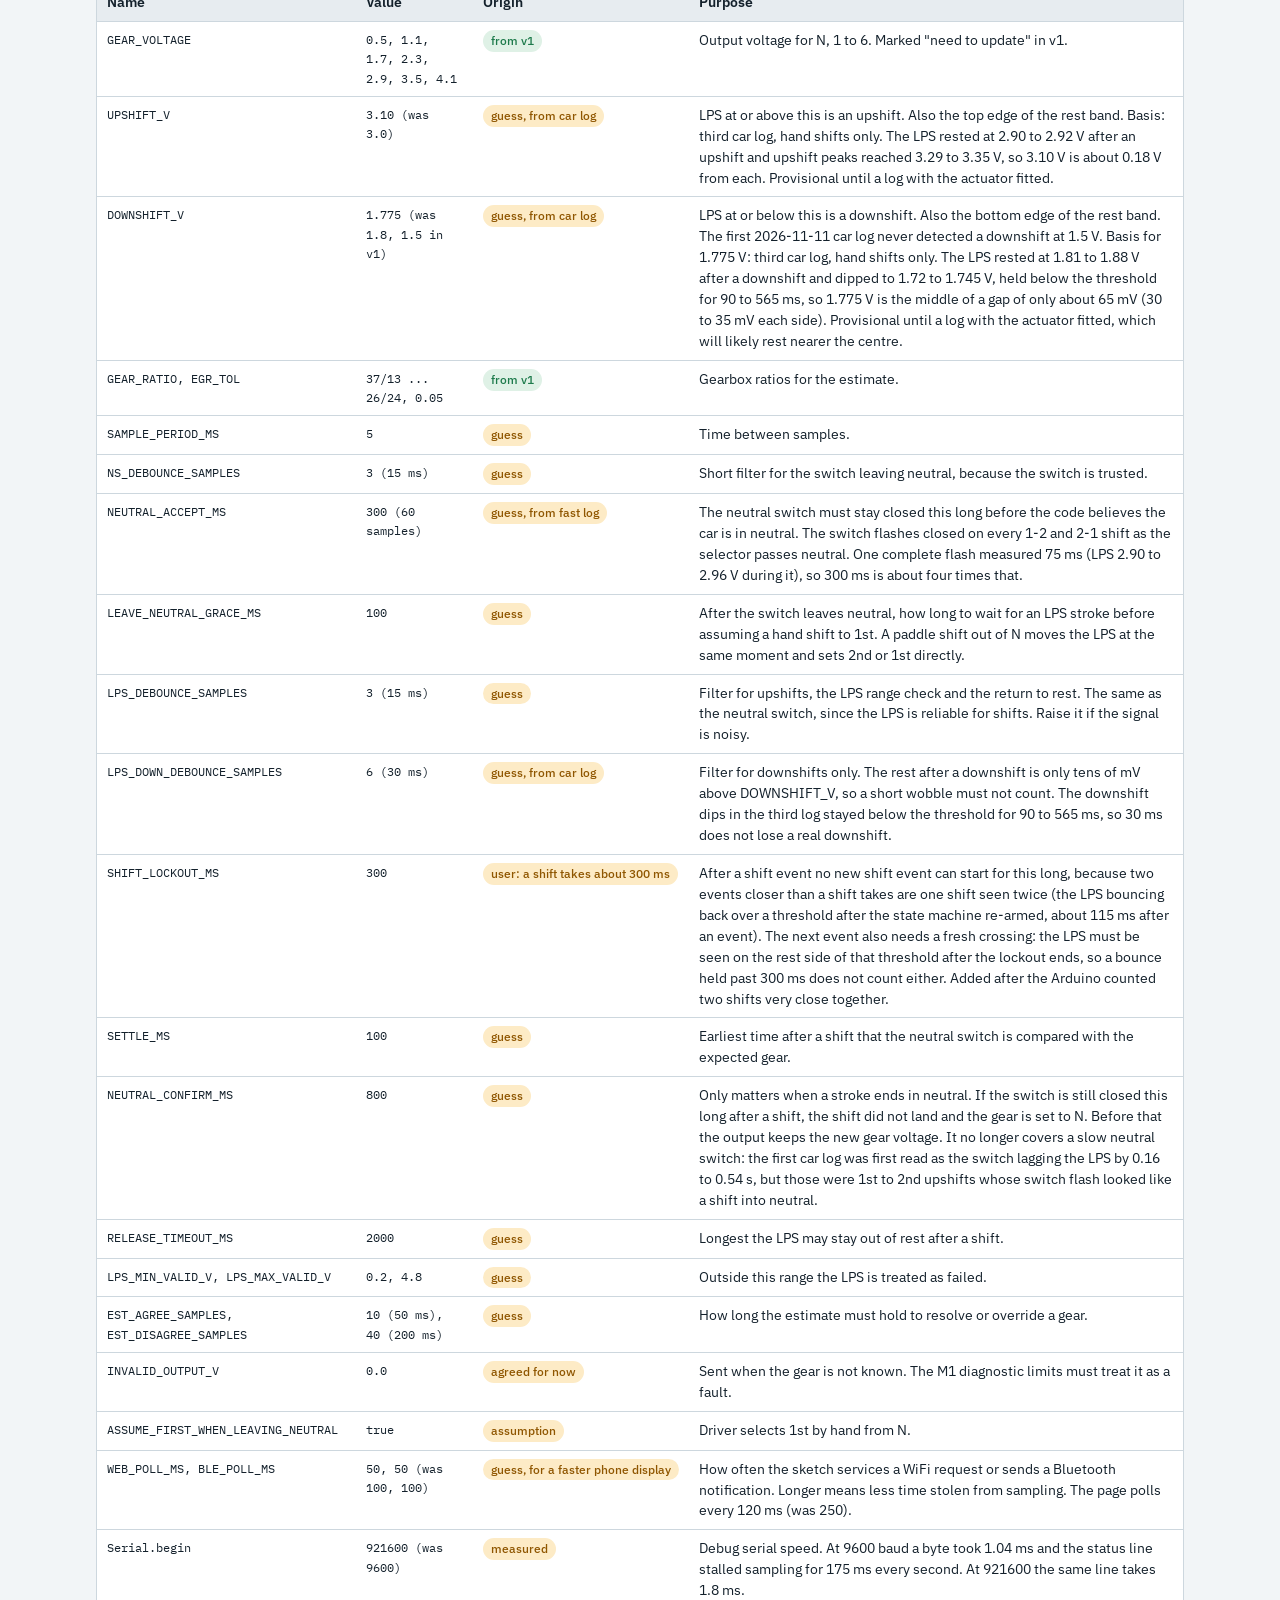
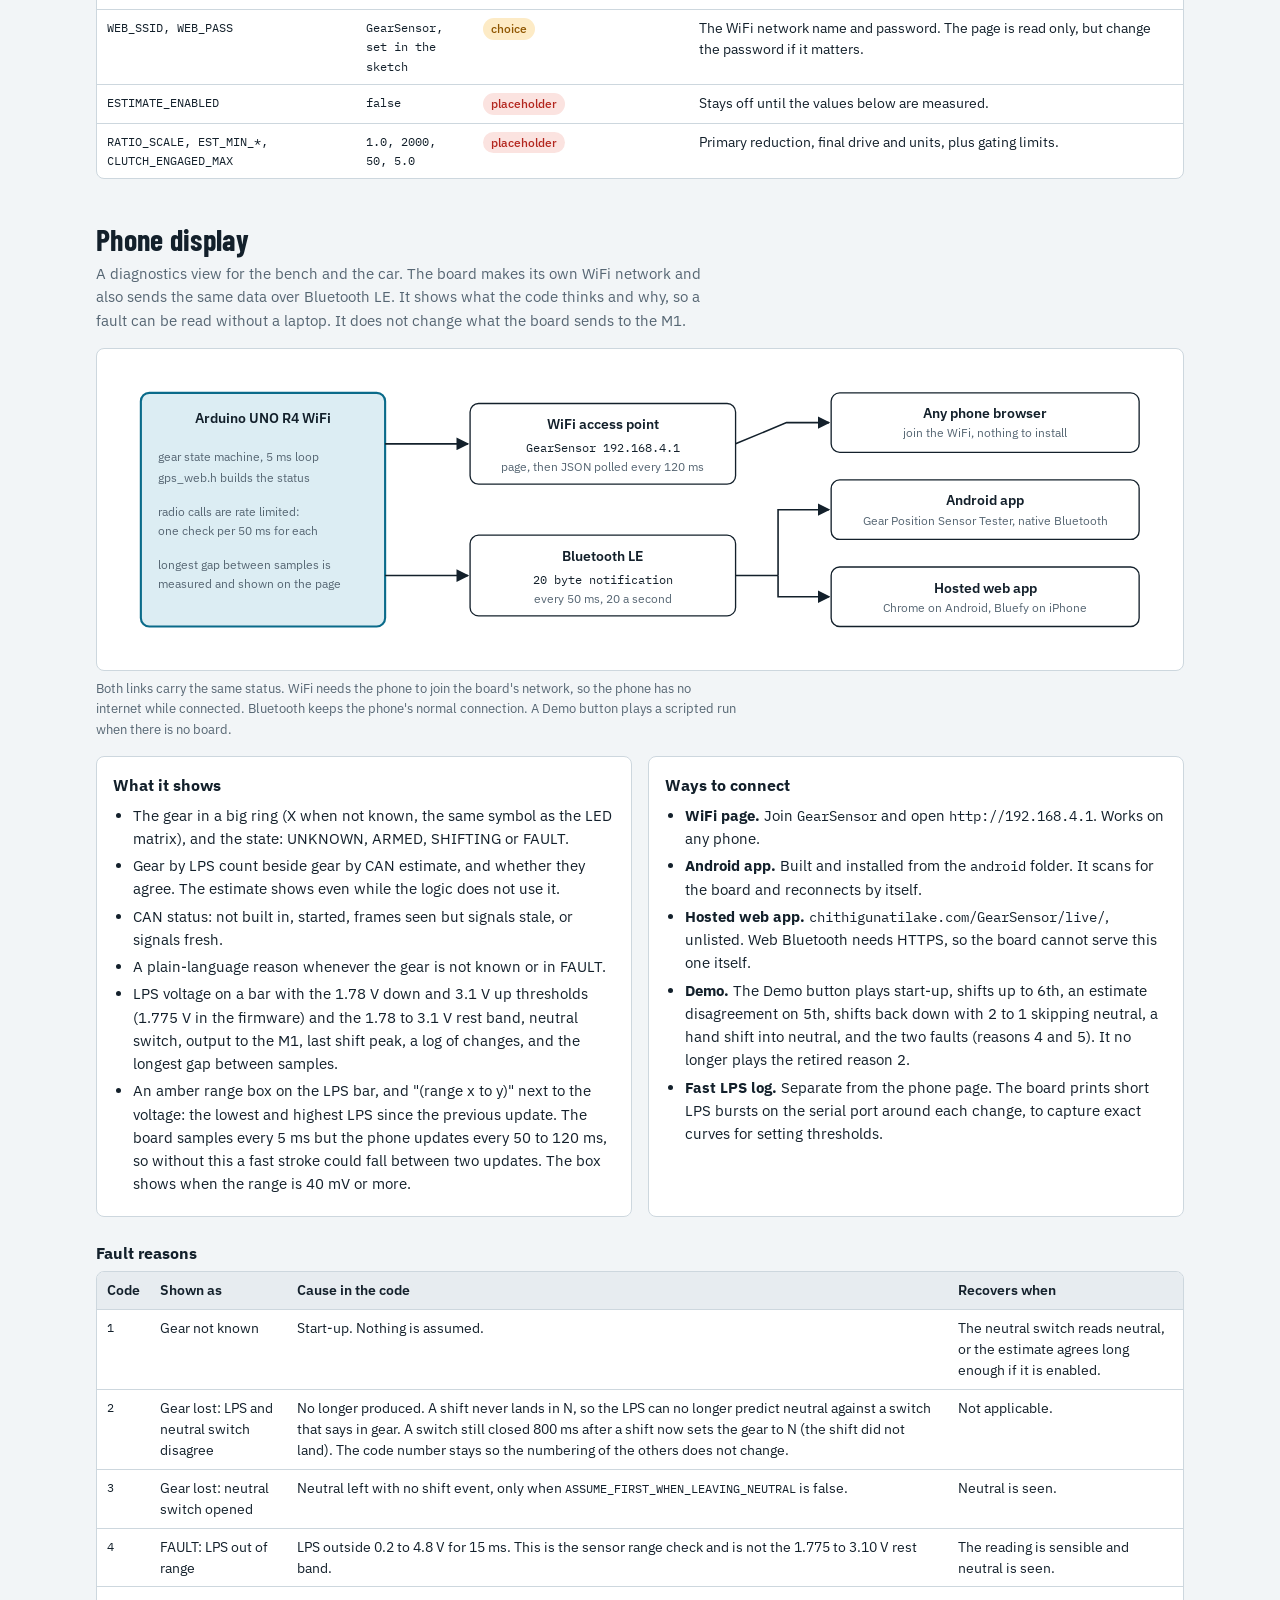
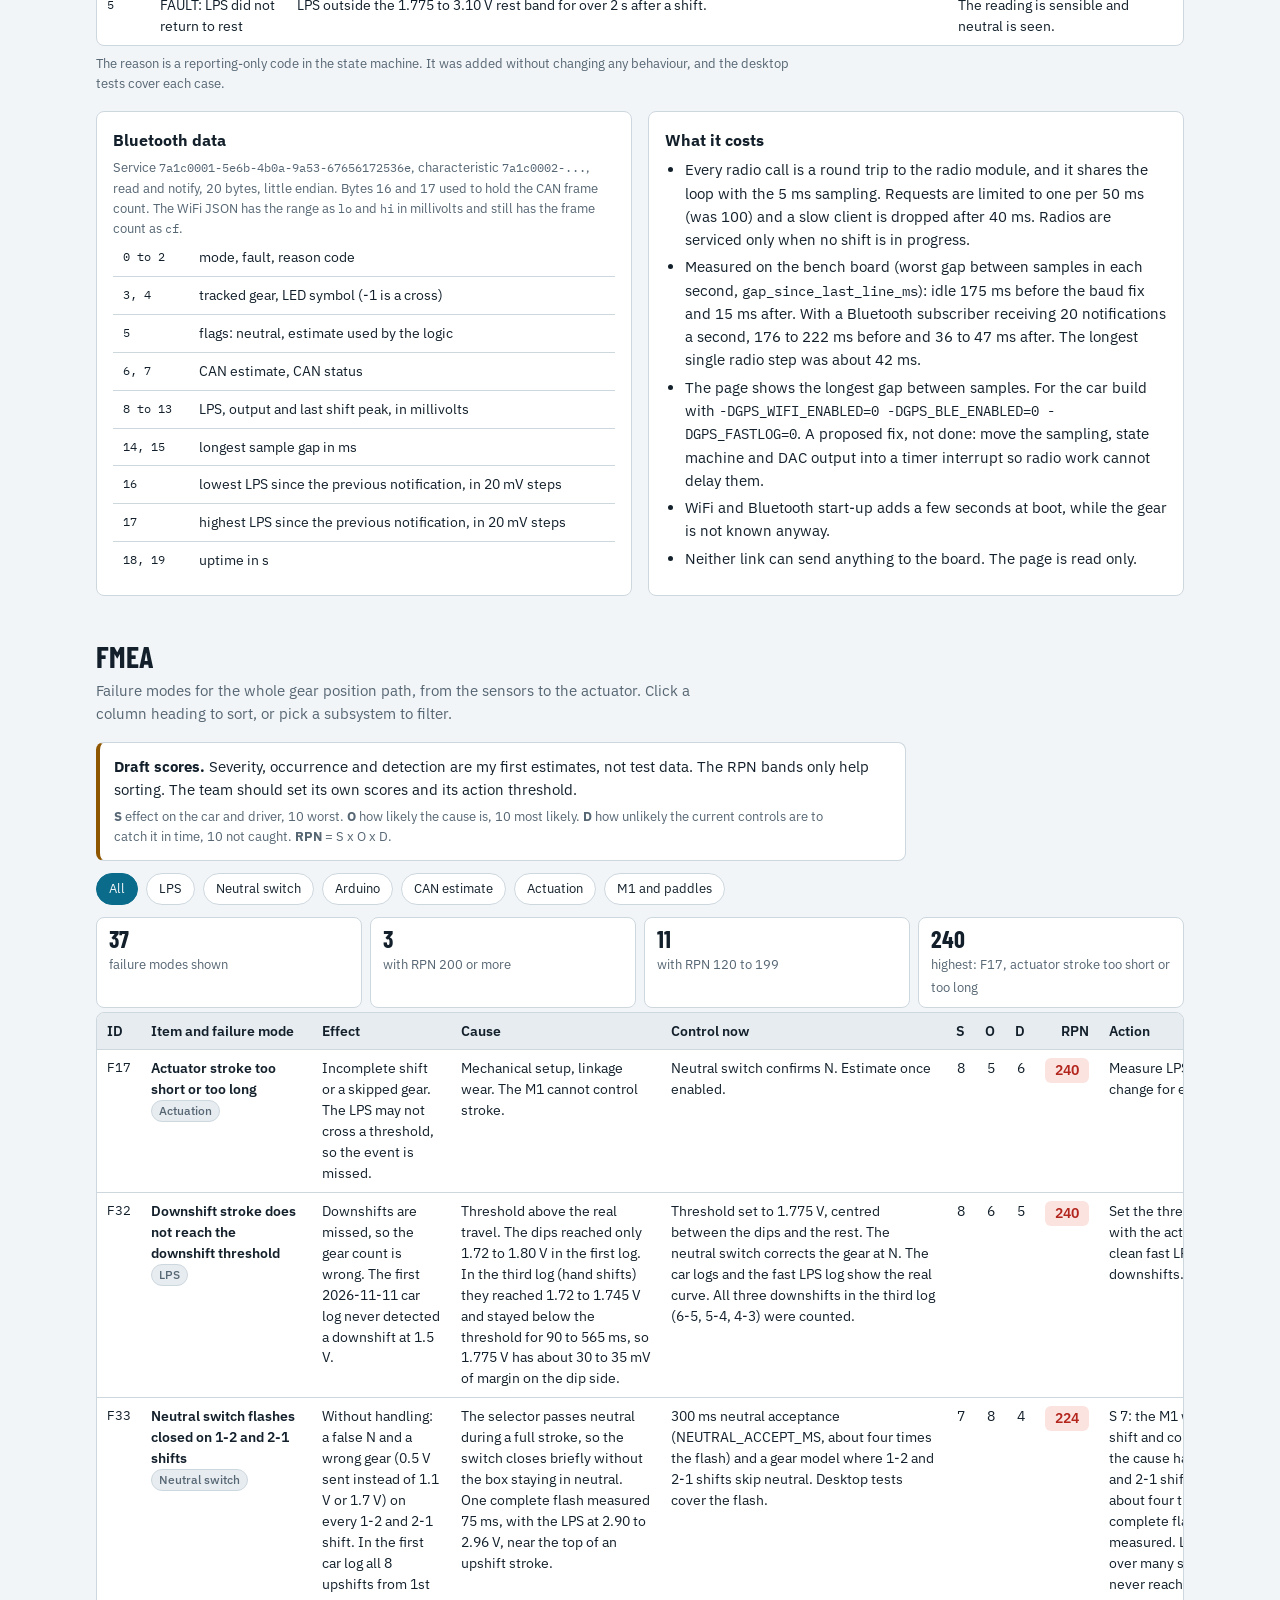
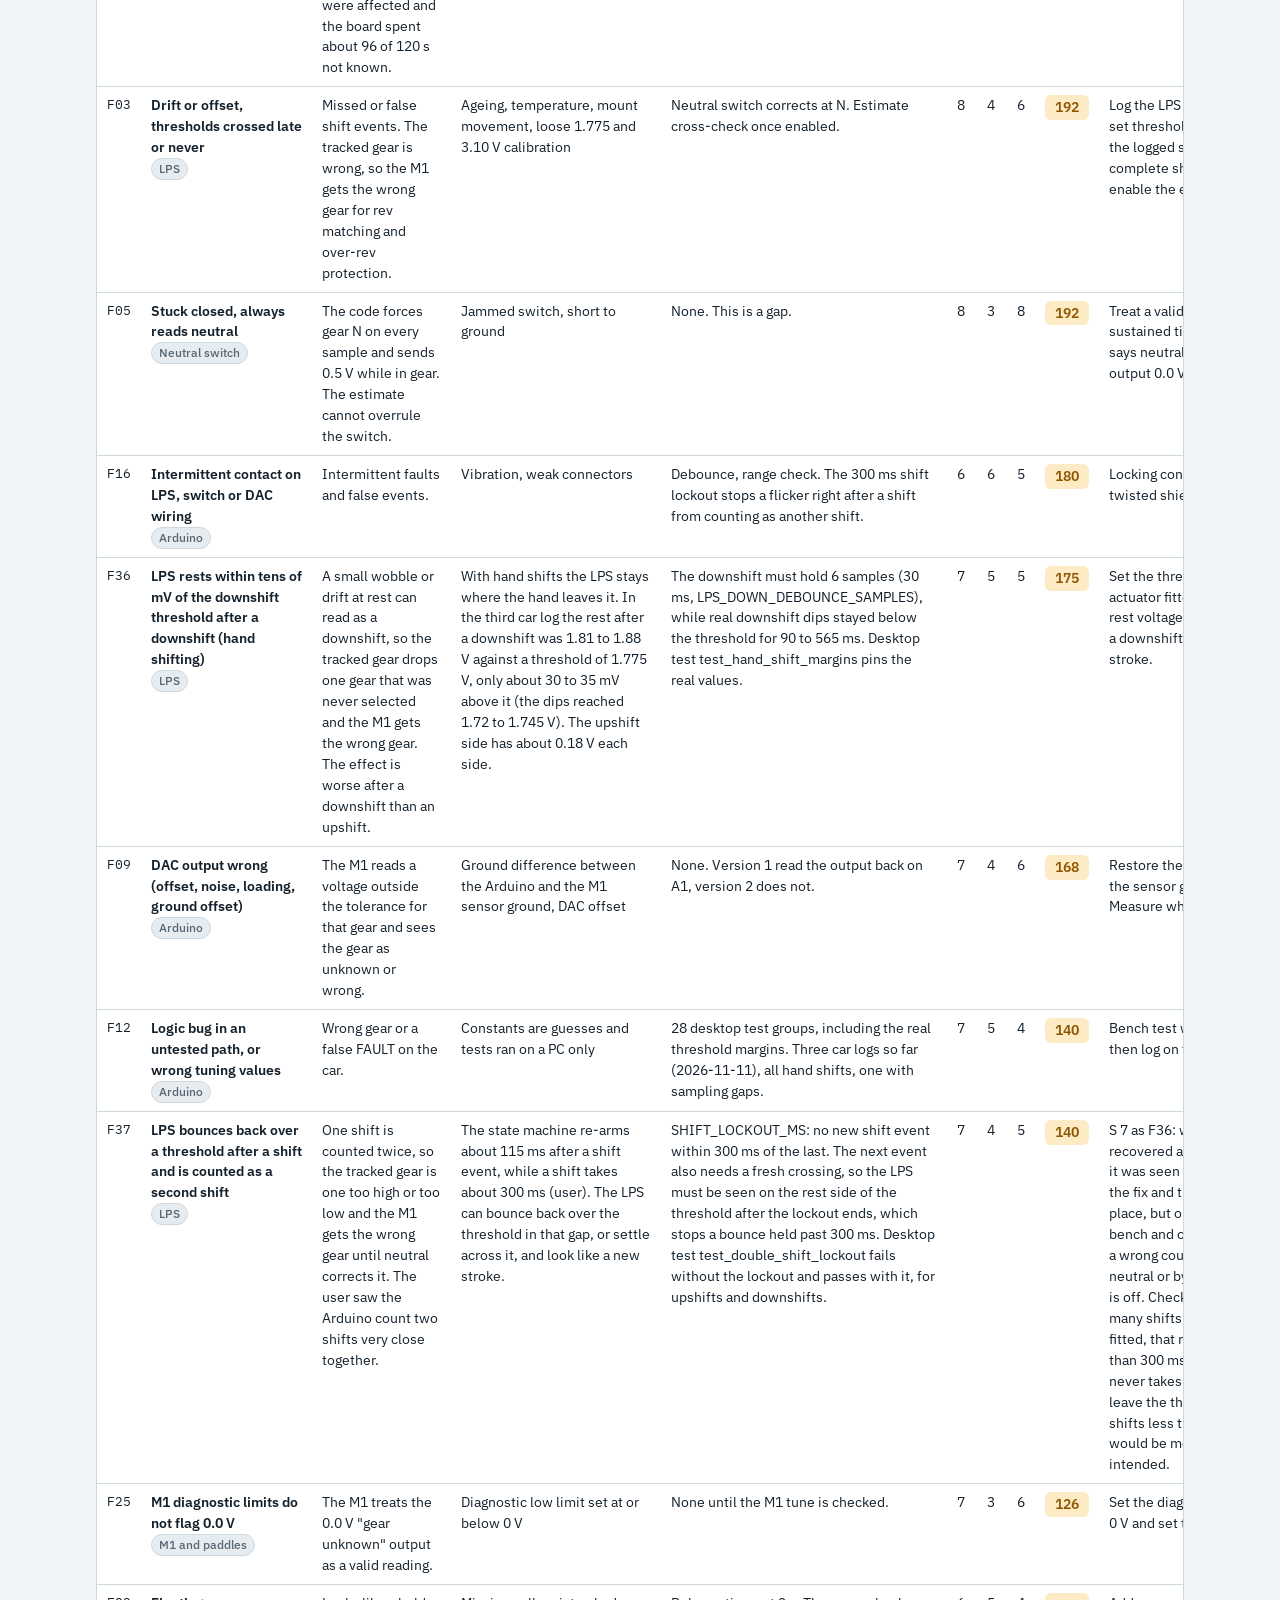
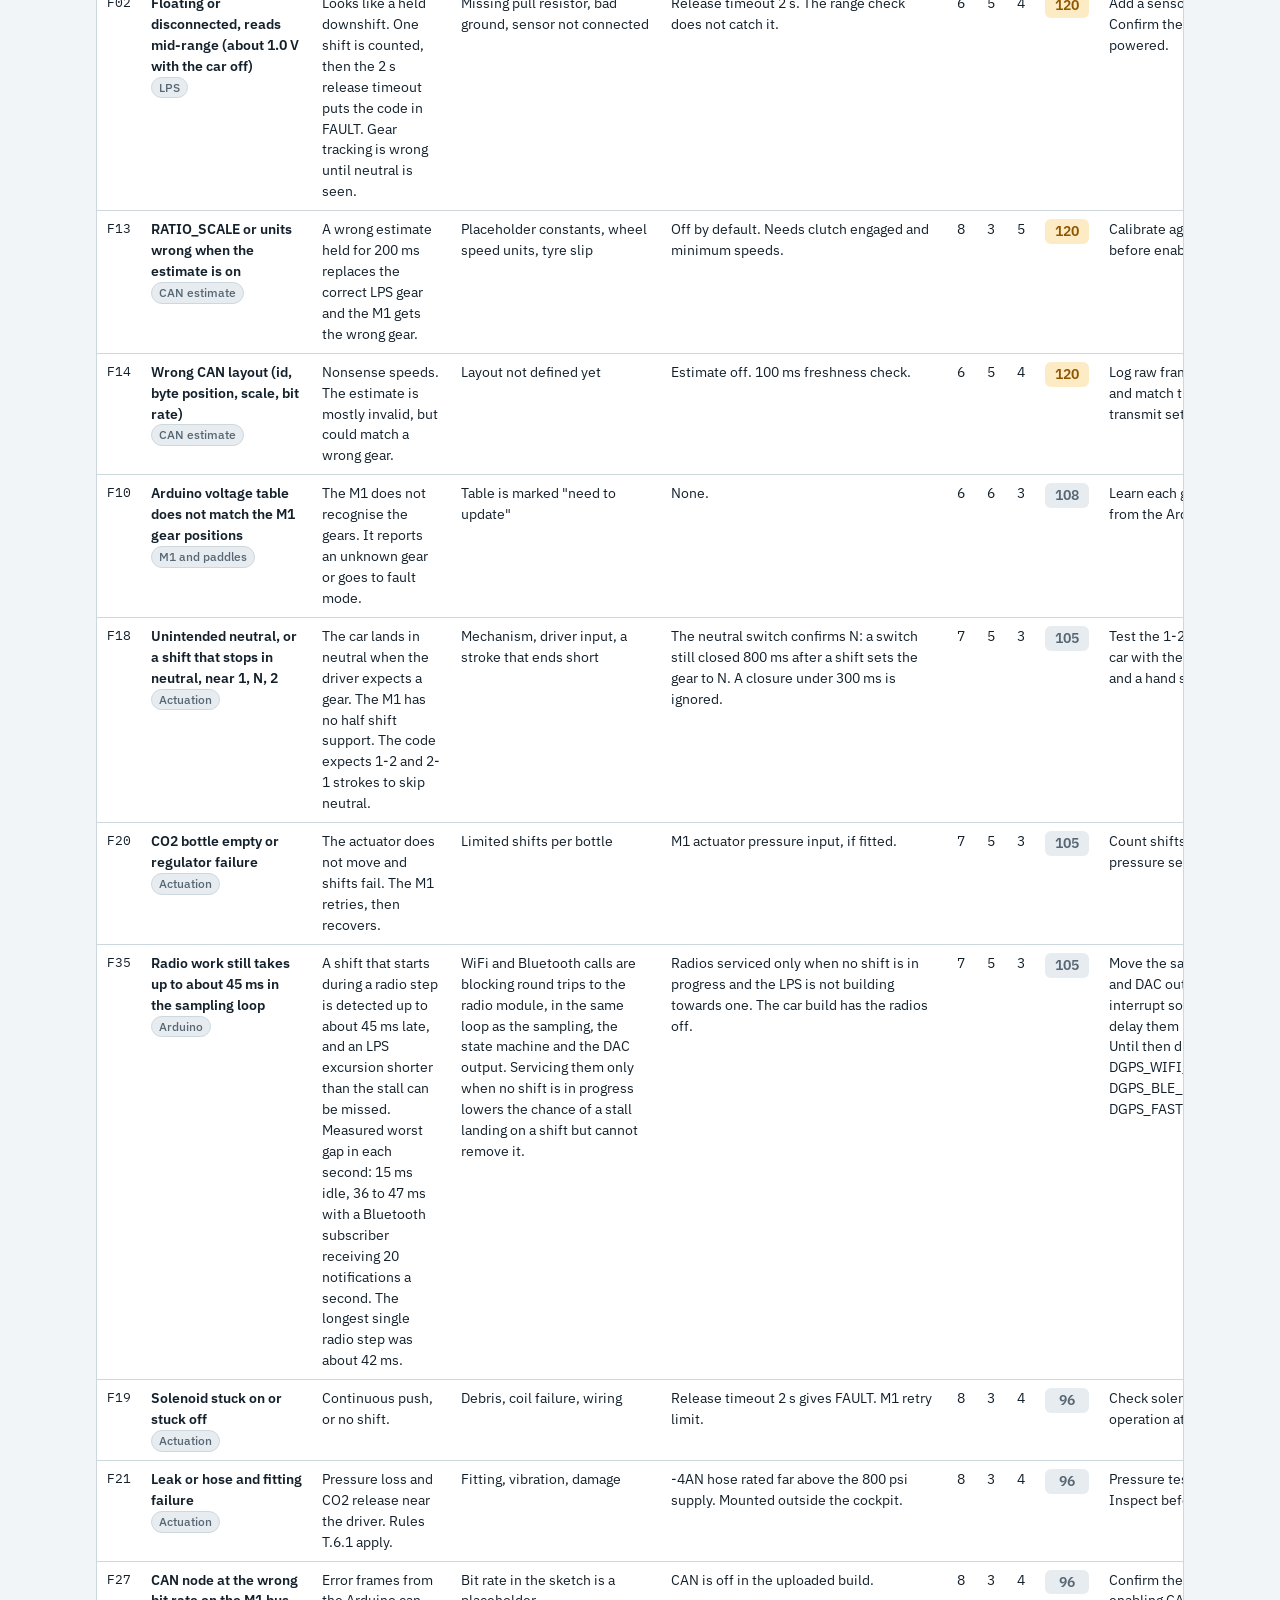
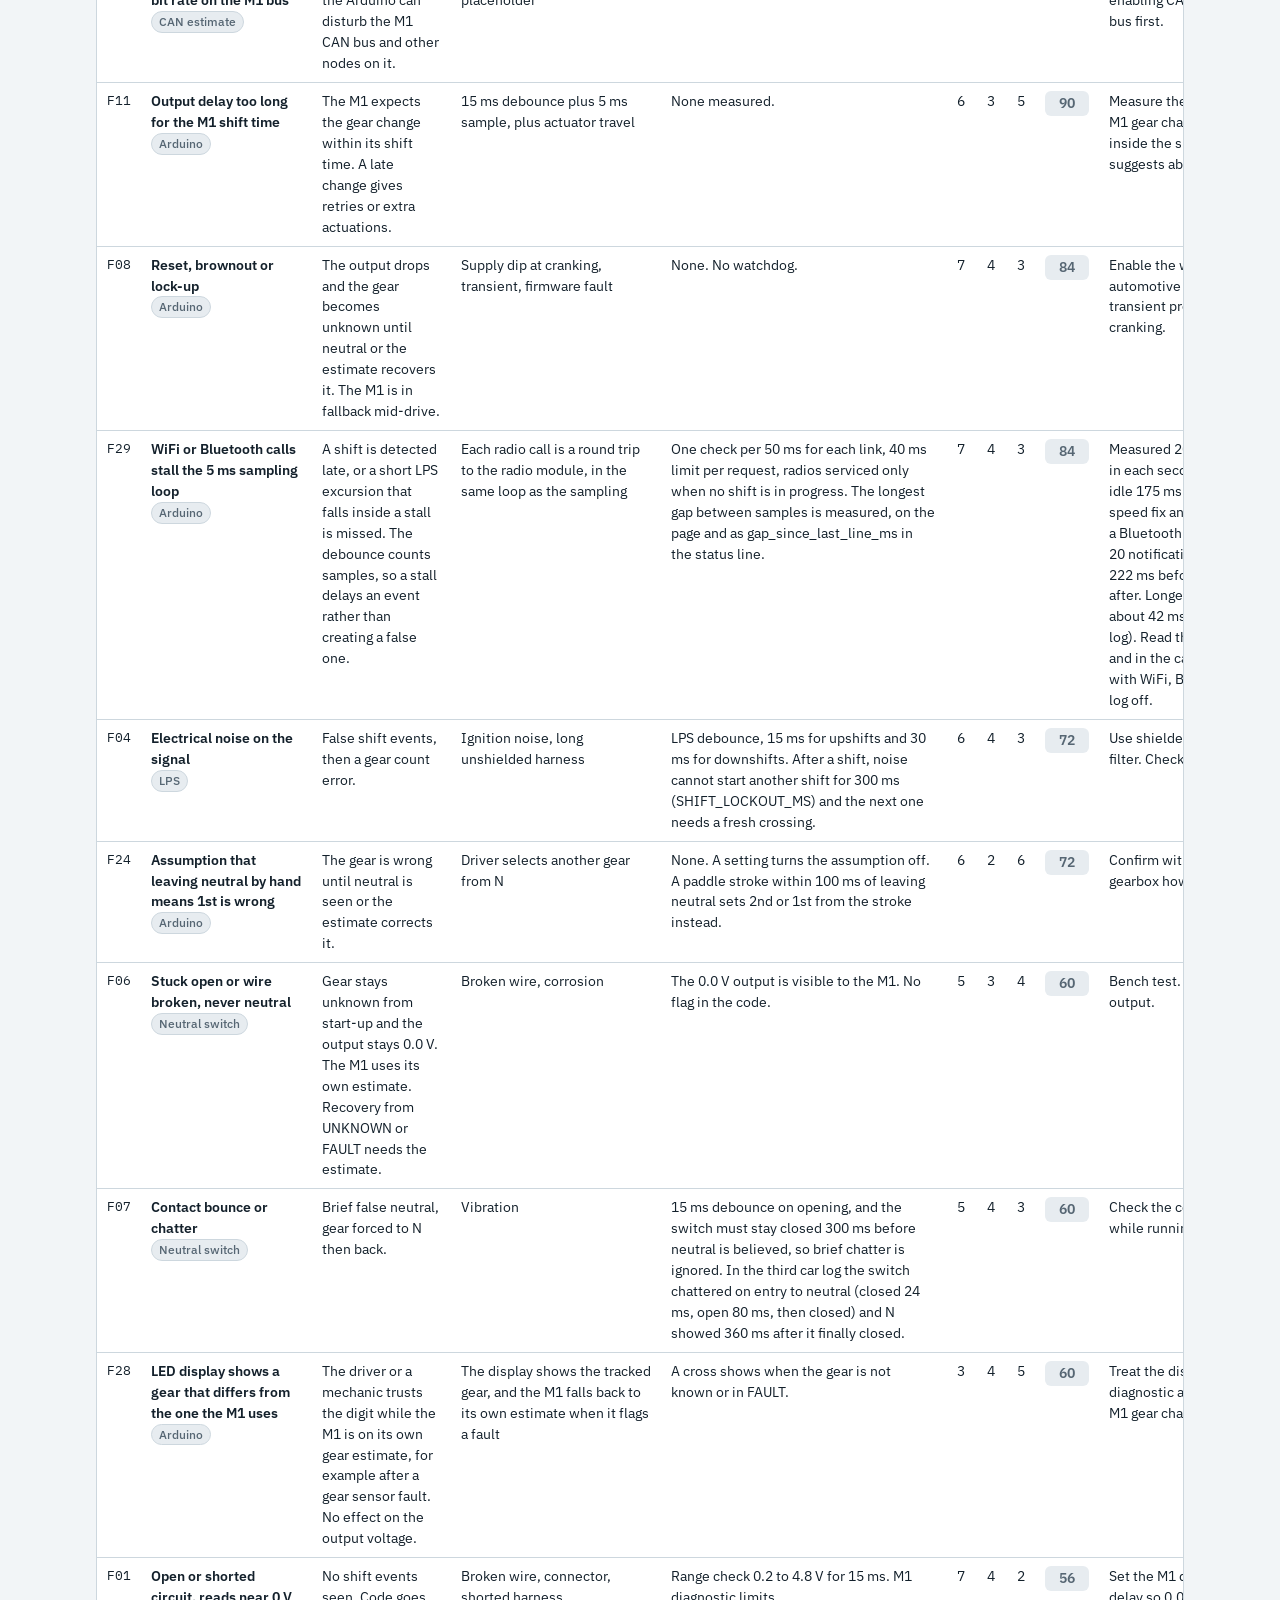
<file: GearSensor/index.html>
<!DOCTYPE html>
<html lang="en">
<head>
<meta charset="utf-8">
<meta name="robots" content="noindex, nofollow, noarchive, nosnippet, noimageindex">
<meta name="googlebot" content="noindex, nofollow, noarchive">
<meta name="viewport" content="width=device-width, initial-scale=1">
<title>GearSensor</title>
<link rel="preconnect" href="https://fonts.googleapis.com">
<link rel="preconnect" href="https://fonts.gstatic.com" crossorigin>
<link href="https://fonts.googleapis.com/css2?family=Barlow+Condensed:wght@600;700&family=IBM+Plex+Mono:wght@400;500&family=IBM+Plex+Sans:wght@400;500;600&display=swap" rel="stylesheet">
<style>
/* Layout idea: one long engineering sheet. Sticky section nav, wide figures that scroll inside their own frame, FMEA as a sortable table. */
:root {
  color-scheme: light;
  --paper: #f2f5f7;
  --card: #ffffff;
  --ink: #13202b;
  --muted: #566673;
  --line: #cdd7de;
  --accent: #0a6b8a;
  --tint: #dcedf3;
  --alt: #e7ecf0;
  --pneu: #2f6db3;
  --mech: #6b7a86;
  --good: #1d7a4b;
  --good-bg: #dff1e6;
  --warn: #8f5600;
  --warn-bg: #fdebc6;
  --crit: #b3261e;
  --crit-bg: #fbe3e0;
  --display: "Barlow Condensed", "Arial Narrow", sans-serif;
  --body: "IBM Plex Sans", system-ui, -apple-system, "Segoe UI", sans-serif;
  --mono: "IBM Plex Mono", ui-monospace, Consolas, monospace;
}
@media (prefers-color-scheme: dark) {
  :root:not([data-theme="light"]) {
    color-scheme: dark;
    --paper: #0e161d;
    --card: #15212a;
    --ink: #e5ecf1;
    --muted: #94a5b2;
    --line: #2a3b48;
    --accent: #4cc3e0;
    --tint: #16323d;
    --alt: #1c2a34;
    --pneu: #6ea8ea;
    --mech: #8a9ba8;
    --good: #52c68c;
    --good-bg: #153326;
    --warn: #e6a64c;
    --warn-bg: #3a2d12;
    --crit: #ff8077;
    --crit-bg: #3d1b19;
  }
}
:root[data-theme="dark"] {
  color-scheme: dark;
  --paper: #0e161d;
  --card: #15212a;
  --ink: #e5ecf1;
  --muted: #94a5b2;
  --line: #2a3b48;
  --accent: #4cc3e0;
  --tint: #16323d;
  --alt: #1c2a34;
  --pneu: #6ea8ea;
  --mech: #8a9ba8;
  --good: #52c68c;
  --good-bg: #153326;
  --warn: #e6a64c;
  --warn-bg: #3a2d12;
  --crit: #ff8077;
  --crit-bg: #3d1b19;
}

* { box-sizing: border-box; }
html { scroll-behavior: smooth; scroll-padding-top: 64px; }
body {
  margin: 0;
  background: var(--paper);
  color: var(--ink);
  font-family: var(--body);
  font-size: 15px;
  line-height: 1.55;
}
a { color: var(--accent); }
a:focus-visible, button:focus-visible, th[role="button"]:focus-visible { outline: 2px solid var(--accent); outline-offset: 2px; }
code, .mono { font-family: var(--mono); font-size: 0.92em; }

.wrap { max-width: 1120px; margin: 0 auto; padding: 0 16px; }
header.top { padding: 36px 0 20px; border-bottom: 1px solid var(--line); }
h1 { font-family: var(--display); font-weight: 700; font-size: 44px; line-height: 1.05; margin: 0 0 8px; letter-spacing: 0.01em; text-wrap: balance; }
h2 { font-family: var(--display); font-weight: 700; font-size: 30px; line-height: 1.1; margin: 0 0 6px; letter-spacing: 0.01em; text-wrap: balance; }
h3 { font-size: 16px; margin: 0 0 6px; text-wrap: balance; }
.lede { max-width: 68ch; color: var(--muted); margin: 0 0 16px; }
.lede.ink { color: var(--ink); }

nav.sections { position: sticky; top: 0; z-index: 5; background: var(--paper); border-bottom: 1px solid var(--line); }
nav.sections .wrap { display: flex; gap: 20px; padding-top: 10px; padding-bottom: 10px; overflow-x: auto; }
nav.sections a { text-decoration: none; color: var(--muted); font-weight: 500; white-space: nowrap; }
nav.sections a:hover { color: var(--ink); }

.status { display: flex; flex-wrap: wrap; gap: 8px; margin: 14px 0 0; padding: 0; list-style: none; }
.status li { border: 1px solid var(--line); background: var(--card); border-radius: 6px; padding: 6px 10px; font-size: 13px; }
.status li b { font-weight: 600; }
.status .ok { border-left: 4px solid var(--good); }
.status .todo { border-left: 4px solid var(--warn); }

section { padding: 36px 0 8px; }
.card { background: var(--card); border: 1px solid var(--line); border-radius: 8px; padding: 16px; }
.grid2 { display: grid; grid-template-columns: repeat(2, minmax(0, 1fr)); gap: 16px; }
@media (max-width: 760px) { .grid2 { grid-template-columns: 1fr; } h1 { font-size: 36px; } }

figure { margin: 16px 0; }
.fig-frame { background: var(--card); border: 1px solid var(--line); border-radius: 8px; padding: 12px; overflow-x: auto; }
.fig-frame svg { display: block; width: 100%; min-width: 820px; height: auto; }
figcaption { color: var(--muted); font-size: 13px; margin-top: 8px; max-width: 80ch; }

/* diagram parts, styled from the tokens */
svg text { font-family: var(--body); fill: var(--ink); font-size: 12.5px; }
svg .tb { font-weight: 600; font-size: 13.5px; }
svg .ts { font-size: 11.5px; fill: var(--muted); }
svg .tm { font-family: var(--mono); font-size: 11.5px; }
svg .tz { font-size: 11px; fill: var(--muted); letter-spacing: 0.04em; }
svg .node { fill: var(--card); stroke: var(--ink); stroke-width: 1.25; }
svg .node-ecu { fill: var(--alt); stroke: var(--ink); stroke-width: 1.25; }
svg .node-focus { fill: var(--tint); stroke: var(--accent); stroke-width: 2; }
svg .zone { fill: none; stroke: var(--line); stroke-width: 1.25; stroke-dasharray: 5 4; }
svg .zone-fill { fill: var(--alt); stroke: var(--line); stroke-width: 1; opacity: 0.55; }
svg .w-sig { fill: none; stroke: var(--ink); stroke-width: 1.5; }
svg .w-can { fill: none; stroke: var(--ink); stroke-width: 1.5; stroke-dasharray: 6 4; }
svg .w-pn { fill: none; stroke: var(--pneu); stroke-width: 4; }
svg .w-mech { fill: none; stroke: var(--mech); stroke-width: 4; }
svg .mk-ink { fill: var(--ink); }
svg .mk-pneu { fill: var(--pneu); }
svg .mk-mech { fill: var(--mech); }
svg .mk-accent { fill: var(--accent); }
svg .mk-crit { fill: var(--crit); }
svg .st-ok { fill: var(--card); stroke: var(--ink); stroke-width: 1.5; }
svg .st-main { fill: var(--tint); stroke: var(--accent); stroke-width: 2; }
svg .st-fault { fill: var(--crit-bg); stroke: var(--crit); stroke-width: 2; }
svg .t-fault { fill: var(--crit); }
svg .w-fault { fill: none; stroke: var(--crit); stroke-width: 1.5; }
svg .w-accent { fill: none; stroke: var(--accent); stroke-width: 1.75; }
svg .seg-fault { fill: var(--crit-bg); stroke: var(--crit); stroke-width: 1; }
svg .seg-move { fill: var(--tint); stroke: var(--accent); stroke-width: 1; }
svg .seg-rest { fill: var(--good-bg); stroke: var(--good); stroke-width: 1; }
svg .axis { stroke: var(--muted); stroke-width: 1.25; }
svg .tick { fill: var(--accent); stroke: var(--card); stroke-width: 2; }
svg .tick-bad { fill: var(--card); stroke: var(--crit); stroke-width: 2.5; }
svg .bench { fill: var(--warn); }

.legend { display: flex; flex-wrap: wrap; gap: 8px 20px; margin: 8px 0 0; padding: 0; list-style: none; font-size: 13px; color: var(--muted); }
.legend li { display: flex; align-items: center; gap: 8px; }
.legend i { display: inline-block; width: 34px; height: 0; border-top: 2px solid var(--ink); }
.legend i.can { border-top-style: dashed; }
.legend i.pn { border-top: 4px solid var(--pneu); }
.legend i.mech { border-top: 4px solid var(--mech); }

.table-frame { background: var(--card); border: 1px solid var(--line); border-radius: 8px; overflow-x: auto; }
table { border-collapse: collapse; width: 100%; font-size: 13.5px; }
th, td { text-align: left; vertical-align: top; padding: 8px 10px; border-bottom: 1px solid var(--line); }
th { font-weight: 600; background: var(--alt); position: sticky; top: 0; white-space: nowrap; }
tr:last-child td { border-bottom: 0; }
td.num, th.num { text-align: right; font-variant-numeric: tabular-nums; }
.tag { display: inline-block; font-size: 11.5px; font-weight: 500; padding: 1px 7px; border-radius: 999px; border: 1px solid var(--line); background: var(--alt); color: var(--muted); white-space: nowrap; }
.tag.guess { background: var(--warn-bg); color: var(--warn); border-color: transparent; }
.tag.v1 { background: var(--good-bg); color: var(--good); border-color: transparent; }
.tag.ph { background: var(--crit-bg); color: var(--crit); border-color: transparent; }

ol.steps { margin: 8px 0 0; padding-left: 22px; max-width: 80ch; }
ol.steps li { margin: 4px 0; }
ul.plain { margin: 6px 0 0; padding-left: 20px; max-width: 80ch; }
ul.plain li { margin: 4px 0; }

.trust { display: flex; flex-wrap: wrap; gap: 8px; align-items: stretch; margin: 10px 0 0; }
.trust div { flex: 1 1 200px; border: 1px solid var(--line); border-radius: 8px; padding: 10px 12px; background: var(--card); }
.trust div b { display: block; margin-bottom: 2px; }
.trust div.first { border-left: 4px solid var(--good); }
.trust div.second { border-left: 4px solid var(--warn); }
.trust div.third { border-left: 4px solid var(--crit); }

/* FMEA */
.fmea-tools { display: flex; flex-wrap: wrap; gap: 8px; margin: 12px 0; align-items: center; }
.chip { font: inherit; font-size: 13px; padding: 5px 12px; border-radius: 999px; border: 1px solid var(--line); background: var(--card); color: var(--ink); cursor: pointer; }
.chip[aria-pressed="true"] { background: var(--accent); border-color: var(--accent); color: var(--paper); }
.fmea-sum { display: flex; flex-wrap: wrap; gap: 8px; margin: 0 0 4px; }
.fmea-sum div { flex: 1 1 180px; border: 1px solid var(--line); border-radius: 8px; padding: 8px 12px; background: var(--card); }
.fmea-sum b { font-size: 24px; font-family: var(--display); display: block; line-height: 1.1; }
.fmea-sum span { font-size: 13px; color: var(--muted); }
#fmea-table { min-width: 1240px; }
#fmea-table th[role="button"] { cursor: pointer; }
.rpn { display: inline-block; min-width: 44px; text-align: center; padding: 2px 8px; border-radius: 6px; font-weight: 600; font-variant-numeric: tabular-nums; }
.rpn.crit { background: var(--crit-bg); color: var(--crit); }
.rpn.high { background: var(--warn-bg); color: var(--warn); }
.rpn.mod { background: var(--alt); color: var(--muted); }
td.fid { font-family: var(--mono); font-size: 12.5px; white-space: nowrap; }
td .mode { font-weight: 600; display: block; }
.note { font-size: 13px; color: var(--muted); max-width: 90ch; margin: 8px 0 0; }
.callout { border: 1px solid var(--line); border-left: 4px solid var(--warn); background: var(--card); border-radius: 8px; padding: 12px 14px; max-width: 90ch; }
footer { padding: 28px 0 48px; color: var(--muted); font-size: 13px; }
@media (prefers-reduced-motion: reduce) { html { scroll-behavior: auto; } }
</style>
</head>
<body>

<header class="top">
  <div class="wrap">
    <h1>Gear position system</h1>
    <p class="lede ink">An Arduino UNO R4 WiFi reads the shift actuator sensor and the neutral switch, works out which gear the car is in, and sends that gear to the MoTeC M1 GPRP as an analog voltage. This page covers the physical layout, the firmware structure and a draft FMEA.</p>
    <ul class="status">
      <li class="ok"><b>Firmware v2</b> compiles for the UNO R4 WiFi, with and without CAN, WiFi and Bluetooth</li>
      <li class="ok"><b>29 desktop test groups</b> pass (state machine, fault reasons, CAN decode, estimate, LED display, phone data, the real threshold margins from the hand-shift log, and the 300 ms shift lockout)</li>
      <li class="ok"><b>300 ms shift lockout</b> (2026-11-11): the Arduino counted two shifts very close together once, so no new shift event can start within 300 ms of the last, and the next needs a fresh crossing. Running on the bench board</li>
      <li class="ok"><b>Android app</b> built and run on a phone, with demo data</li>
      <li class="ok"><b>Gear model fitted to the car</b> (2026-11-11): a full 1-2 or 2-1 stroke skips neutral, the neutral switch must stay closed 300 ms to count</li>
      <li class="ok"><b>Serial at 921600 baud</b>: the status line costs 1.8 ms instead of 175 ms. Phone data every 50 ms with the LPS range</li>
      <li class="ok"><b>Loop timing measured</b> on the bench board with WiFi, Bluetooth and the fast log on: worst gap 15 ms idle, 36 to 47 ms with a Bluetooth subscriber</li>
      <li class="ok"><b>Thresholds set from the third car log</b> (2026-11-11, 60 s at 921600 baud, no logging stalls, worst gap per second 15 to 17 ms, <span class="mono">fastlog_aborted</span> 0): upshift 3.10 V (was 3.0), downshift 1.775 V (was 1.8), and a downshift must hold 30 ms (an upshift still 15 ms). All 5 upshifts (N to 6th) and the 6-5, 5-4 and 4-3 downshifts were counted</li>
      <li class="todo"><b>Hand shifts only.</b> The paddle shift actuator is not fitted yet, so every shift in all three car logs was a hand shift and the LPS stays where the hand leaves it. The thresholds are provisional until a log with the actuator fitted. The downshift margin is only about 30 to 35 mV each side</li>
      <li class="todo"><b>Third log, still open:</b> from about 42 s to 48 s the board stayed in 3rd and the LPS did not go below 2.0 V until a hand shift into neutral (unexplained, not yet described by the user). The neutral switch chattered on entry to neutral (closed 24 ms, open 80 ms, then closed) and N showed 360 ms after it finally closed. No 1-2 shift happened, so the neutral flash handling is still only tested on the PC</li>
      <li class="todo"><b>Radio work still takes up to about 45 ms</b> in the loop. Drive with the radios off until sampling moves to a timer interrupt</li>
      <li class="todo"><b>CAN layout and gear estimate</b> are placeholders and switched off</li>
      <li class="todo"><b>FMEA scores</b> are draft estimates for the team to review</li>
    </ul>
  </div>
</header>

<nav class="sections" aria-label="Sections">
  <div class="wrap">
    <a href="#physical">Physical architecture</a>
    <a href="#code">Code architecture</a>
    <a href="#phone">Phone display</a>
    <a href="#fmea">FMEA</a>
    <a href="#open">Open items</a>
  </div>
</nav>

<main class="wrap">

<!-- ============================ PHYSICAL ============================ -->
<section id="physical">
  <h2>Physical architecture</h2>
  <p class="lede">The M1 drives the actuator and decides when a shift ends. The Arduino sits beside it as the gear position sensor: it watches the actuator move and reports the new gear, which closes the loop.</p>

  <figure>
    <div class="fig-frame">
      <svg viewBox="0 0 1000 520" role="img" aria-label="Block diagram. Paddles and speed and clutch sensors feed the M1. The M1 drives the actuator solenoids from a CO2 supply. A position sensor and neutral switch feed the Arduino, which sends a gear voltage back to the M1. The M1 sends speed and clutch data to the Arduino over CAN.">
        <defs>
          <marker id="p-sig" viewBox="0 0 10 10" refX="9" refY="5" markerWidth="8" markerHeight="8" orient="auto"><path d="M0 0L10 5L0 10z" class="mk-ink"/></marker>
          <marker id="p-pn" viewBox="0 0 10 10" refX="7" refY="5" markerWidth="5" markerHeight="5" orient="auto"><path d="M0 0L10 5L0 10z" class="mk-pneu"/></marker>
          <marker id="p-mech" viewBox="0 0 10 10" refX="7" refY="5" markerWidth="5" markerHeight="5" orient="auto"><path d="M0 0L10 5L0 10z" class="mk-mech"/></marker>
        </defs>

        <!-- driver side inputs to the M1 -->
        <rect class="node" x="520" y="24" width="160" height="56" rx="8"/>
        <text class="tb" x="600" y="49" text-anchor="middle">Paddles</text>
        <text class="ts" x="600" y="67" text-anchor="middle">up / down micro switches</text>
        <rect class="node" x="720" y="24" width="240" height="56" rx="8"/>
        <text class="tb" x="840" y="49" text-anchor="middle">Engine speed, wheel speed</text>
        <text class="ts" x="840" y="67" text-anchor="middle">clutch position sensors</text>
        <path class="w-sig" d="M600 80 L600 138" marker-end="url(#p-sig)"/>
        <text class="ts" x="608" y="114">up / down request</text>
        <path class="w-sig" d="M840 80 L840 138" marker-end="url(#p-sig)"/>
        <text class="ts" x="848" y="114">speed, clutch</text>

        <!-- M1 -->
        <rect class="node-ecu" x="520" y="140" width="360" height="160" rx="8"/>
        <text class="tb" x="700" y="166" text-anchor="middle">MoTeC M1 GPRP</text>
        <text class="ts" x="700" y="184" text-anchor="middle">paddle shift and engine control</text>
        <text class="ts" x="540" y="216">inputs: paddles, speeds, clutch,</text>
        <text class="ts" x="540" y="232">gear position (analog)</text>
        <text class="ts" x="540" y="256">outputs: up and down solenoids,</text>
        <text class="ts" x="540" y="272">CAN (engine, wheel, clutch)</text>

        <!-- Arduino -->
        <rect class="node-focus" x="40" y="140" width="260" height="160" rx="8"/>
        <text class="tb" x="170" y="166" text-anchor="middle">Arduino UNO R4 WiFi</text>
        <text class="ts" x="60" y="196"><tspan class="tm">A2</tspan>  LPS in (analog)</text>
        <text class="ts" x="60" y="214"><tspan class="tm">D2</tspan>  neutral switch in (pull-up)</text>
        <text class="ts" x="60" y="232"><tspan class="tm">A0</tspan>  DAC out (12 bit)</text>
        <text class="ts" x="60" y="250">CAN receive via transceiver (TBD)</text>
        <text class="ts" x="60" y="268">LED matrix and phone link (WiFi, BLE)</text>
        <text class="ts" x="60" y="286">runs the gear state machine</text>

        <!-- CAN, M1 to Arduino -->
        <path class="w-can" d="M520 190 L304 190" marker-end="url(#p-sig)"/>
        <text class="ts" x="410" y="180" text-anchor="middle">CAN, layout TBD</text>
        <text class="ts" x="410" y="206" text-anchor="middle">engine, wheel, clutch</text>
        <!-- gear voltage, Arduino to M1 -->
        <path class="w-sig" d="M300 250 L516 250" marker-end="url(#p-sig)"/>
        <text class="ts" x="410" y="240" text-anchor="middle">gear voltage</text>
        <text class="ts" x="410" y="266" text-anchor="middle">0.5 to 4.1 V, 0.0 V = invalid</text>

        <!-- sensors into the Arduino -->
        <rect class="node" x="40" y="350" width="120" height="52" rx="8"/>
        <text class="tb" x="100" y="373" text-anchor="middle">LPS</text>
        <text class="ts" x="100" y="391" text-anchor="middle">analog, shift travel</text>
        <rect class="node" x="180" y="350" width="120" height="52" rx="8"/>
        <text class="tb" x="240" y="373" text-anchor="middle">Neutral switch</text>
        <text class="ts" x="240" y="391" text-anchor="middle">on gearbox, digital</text>
        <path class="w-sig" d="M100 350 L100 302" marker-end="url(#p-sig)"/>
        <text class="tm" x="108" y="332">A2</text>
        <path class="w-sig" d="M240 350 L240 302" marker-end="url(#p-sig)"/>
        <text class="tm" x="248" y="332">D2</text>

        <!-- M1 to actuator -->
        <path class="w-sig" d="M700 300 L700 428" marker-end="url(#p-sig)"/>
        <text class="ts" x="712" y="360">up and down solenoid drive, 12 V</text>

        <!-- pneumatic and mechanical chain -->
        <text class="tz" x="20" y="418">PNEUMATICS AND MECHANICS</text>
        <rect class="node" x="20" y="430" width="160" height="70" rx="8"/>
        <text class="tb" x="100" y="455" text-anchor="middle">SodaStream CO2</text>
        <text class="ts" x="100" y="473" text-anchor="middle">600 to 800 kPa</text>
        <rect class="node" x="220" y="430" width="160" height="70" rx="8"/>
        <text class="tb" x="300" y="455" text-anchor="middle">HPA regulator</text>
        <text class="ts" x="300" y="473" text-anchor="middle">20 to 200 psi, adjustable</text>
        <rect class="node" x="420" y="430" width="160" height="70" rx="8"/>
        <text class="tb" x="500" y="455" text-anchor="middle">-4AN PTFE hose</text>
        <text class="ts" x="500" y="473" text-anchor="middle">braided stainless</text>
        <rect class="node" x="620" y="430" width="160" height="70" rx="8"/>
        <text class="tb" x="700" y="455" text-anchor="middle">MoTeC actuator</text>
        <text class="ts" x="700" y="473" text-anchor="middle">2 solenoids, 12 V</text>
        <text class="ts" x="700" y="490" text-anchor="middle">LPS reads its travel</text>
        <rect class="node" x="820" y="430" width="160" height="70" rx="8"/>
        <text class="tb" x="900" y="455" text-anchor="middle">Gearbox selector</text>
        <text class="ts" x="900" y="473" text-anchor="middle">1  N  2  3  4  5  6</text>
        <text class="ts" x="900" y="490" text-anchor="middle">neutral switch fitted</text>
        <path class="w-pn" d="M182 465 L214 465" marker-end="url(#p-pn)"/>
        <path class="w-pn" d="M382 465 L414 465" marker-end="url(#p-pn)"/>
        <path class="w-pn" d="M582 465 L614 465" marker-end="url(#p-pn)"/>
        <path class="w-mech" d="M782 465 L814 465" marker-end="url(#p-mech)"/>
      </svg>
    </div>
    <figcaption>The Arduino sits in a closed loop with the M1: the M1 fires a solenoid, the selector moves, the LPS sees it, and the Arduino reports the new gear back as a voltage. The M1 uses that change to end the shift.</figcaption>
    <ul class="legend" aria-label="Legend">
      <li><i></i> electrical signal</li>
      <li><i class="can"></i> CAN (layout still to be defined)</li>
      <li><i class="pn"></i> CO2 supply</li>
      <li><i class="mech"></i> mechanical link</li>
    </ul>
  </figure>

  <div class="grid2">
    <div class="card">
      <h3>One shift, step by step</h3>
      <ol class="steps">
        <li>The driver pulls a paddle. The M1 energises the up or down solenoid. The manual suggests a shift time near 150 ms.</li>
        <li>The actuator moves the selector and the LPS leaves its 1.775 to 3.10 V rest band.</li>
        <li>After the LPS has stayed past a threshold for 15 ms (30 ms for a downshift), the Arduino counts one shift and moves one gear. 1 and 2 swap places and neutral is skipped, because a full stroke passes neutral without stopping there. From N an upshift lands in 2 and a downshift in 1. The output changes to the new gear voltage. The neutral switch flashes closed during a 1-2 or 2-1 stroke (75 ms measured) and that is ignored, since it must stay closed 300 ms to count. A shift takes about 300 ms, so no other shift can be counted for 300 ms after this one.</li>
        <li>The M1 sees the gear change and ends the shift.</li>
        <li>The Arduino waits for the LPS to return to rest and checks the neutral switch from 100 ms after the shift. A shift never lands in N, so a neutral switch that is still closed 800 ms after the shift means the shift did not land, and the gear is set to N. Then it accepts the next shift, but only once 300 ms have passed since the last one (SHIFT_LOCKOUT_MS) and the LPS has been seen on the rest side of the threshold after that. A bounce back over a threshold during the shift, or one still held past 300 ms, is the same shift and is not counted again. The output keeps the new gear voltage while it waits.</li>
      </ol>
      <p class="note">From the LPS crossing a threshold to the output changing takes about 15 to 20 ms. That has to stay well inside the M1 shift time.</p>
    </div>
    <div class="card">
      <h3>What the M1 expects</h3>
      <ul class="plain">
        <li>The M1 reads the gear position sensor at high speed and ends a shift as soon as the gear changes.</li>
        <li>Each gear has a calibrated position and tolerance in the M1. The Arduino voltage table has to match what the M1 learned.</li>
        <li>A voltage outside the M1 diagnostic limits for longer than its diagnostic delay counts as a sensor fault, and the M1 falls back to its own gear estimate from wheel and engine speed.</li>
        <li>The M1 has no support for half shifts, such as finding neutral on a motorbike gearbox. The driver handles N to 1 with the clutch. Neutral is only reached by a half shift, usually by hand, so the paddles move 1 to 2 and 2 to 1 directly.</li>
      </ul>
    </div>
  </div>

  <h3 style="margin-top:24px">Signals</h3>
  <div class="table-frame">
    <table>
      <thead><tr><th>Signal</th><th>From</th><th>To</th><th>Type</th><th>Notes</th></tr></thead>
      <tbody>
        <tr><td>Up and down request</td><td>Paddle micro switches</td><td>M1</td><td>Digital</td><td>The M1 accepts switched paddle inputs.</td></tr>
        <tr><td>Solenoid drive</td><td>M1</td><td>Actuator, up and down</td><td>12 V on or off</td><td>The M1 does not control stroke, so the mechanical limits matter.</td></tr>
        <tr><td>LPS</td><td>Linear position sensor</td><td>Arduino <span class="mono">A2</span></td><td>Analog, 0 to 5 V</td><td>Upshift at or above 3.10 V, downshift at or below 1.775 V held 30 ms (provisional, set from a hand-shift car log). Haltech HT-011201, 50 mm travel. With the car off the sensor is unpowered and A2 floats near 1.0 V. Supply and output range to be confirmed from its spec sheet. Mount to be confirmed.</td></tr>
        <tr><td>Neutral switch</td><td>Gearbox</td><td>Arduino <span class="mono">D2</span></td><td>Digital, pull-up</td><td>LOW means neutral. This is the trusted input for whether the car is in neutral, once it has stayed closed 300 ms. It also closes briefly on every 1-2 and 2-1 shift as the selector passes neutral (75 ms measured), so shorter closures are ignored. Opening is debounced at 15 ms.</td></tr>
        <tr><td>Gear voltage</td><td>Arduino <span class="mono">A0</span> DAC</td><td>M1 gear position input</td><td>Analog, 12 bit</td><td>0.5 V for N up to 4.1 V for 6th. 0.0 V means gear not known.</td></tr>
        <tr><td>Gear display</td><td>Arduino</td><td>On-board 12 x 8 LED matrix</td><td>Matrix driver</td><td>A big digit for 1 to 6, N for neutral, a cross when the gear is not known or in FAULT. It shows the tracked gear, which can differ from what the M1 uses in fallback.</td></tr>
        <tr><td>Phone status</td><td>Arduino radio module</td><td>Phone</td><td>WiFi access point and Bluetooth LE</td><td>Read only diagnostics. See Phone display. Limited to one check per 50 ms each, and only when no shift is in progress, so the sampling loop is not starved.</td></tr>
        <tr><td>Debug serial</td><td>Arduino</td><td>PC, through the on-board USB bridge</td><td>UART, 921600 baud</td><td>Not native USB, and writes block. At 9600 baud the 1 s status line stalled the sampling loop for 175 ms every second, so open the monitor and capture tools at 921600. Off when <span class="mono">DEBUG</span> is false.</td></tr>
        <tr><td>Engine speed, wheel speed, clutch position</td><td>M1</td><td>Arduino</td><td>CAN</td><td>Needs a CAN transceiver, the bit rate and the frame layout. Used only for the gear estimate.</td></tr>
      </tbody>
    </table>
  </div>
</section>

<!-- ============================ CODE ============================ -->
<section id="code">
  <h2>Code architecture</h2>
  <p class="lede">The Arduino sketch only reads pins, writes the DAC, draws the LED matrix and serves the phone link. All decisions and data formats live in plain C++ headers with no Arduino dependency (state machine, CAN decode, LED display, phone data), so a PC can test them.</p>

  <figure>
    <div class="fig-frame">
      <svg viewBox="0 0 1000 400" role="img" aria-label="Data flow. The sketch reads the LPS, the neutral switch and CAN data, passes them as one inputs record to the state machine step function, which sets the output voltage that the sketch writes to the DAC and the symbol the sketch draws on the LED matrix.">
        <defs>
          <marker id="c-sig" viewBox="0 0 10 10" refX="9" refY="5" markerWidth="8" markerHeight="8" orient="auto"><path d="M0 0L10 5L0 10z" class="mk-ink"/></marker>
        </defs>

        <rect class="zone" x="16" y="34" width="280" height="350" rx="10"/>
        <text class="tz" x="30" y="26">ARDUINO SKETCH  GPS_code_v2_fsm.ino</text>
        <rect class="zone-fill" x="316" y="34" width="668" height="350" rx="10"/>
        <text class="tz" x="330" y="26">PURE LOGIC  gps_fsm.h, gps_can.h, gps_display.h, tested on a PC</text>

        <rect class="node" x="36" y="56" width="240" height="64" rx="8"/>
        <text class="tb" x="156" y="82" text-anchor="middle">analogRead A2</text>
        <text class="ts" x="156" y="102" text-anchor="middle">lps_v in volts</text>
        <rect class="node" x="36" y="136" width="240" height="64" rx="8"/>
        <text class="tb" x="156" y="162" text-anchor="middle">digitalRead D2</text>
        <text class="ts" x="156" y="182" text-anchor="middle">neutral = pin is LOW</text>
        <rect class="node" x="36" y="216" width="240" height="84" rx="8"/>
        <text class="tb" x="156" y="240" text-anchor="middle">poll_can()</text>
        <text class="ts" x="156" y="259" text-anchor="middle">decode_signal, then</text>
        <text class="ts" x="156" y="275" text-anchor="middle">estimate_gear_from_signals</text>
        <text class="ts" x="156" y="291" text-anchor="middle">-1 when unusable or off</text>
        <rect class="node" x="36" y="308" width="240" height="68" rx="8"/>
        <text class="tb" x="156" y="329" text-anchor="middle">analogWrite A0</text>
        <text class="ts" x="156" y="347" text-anchor="middle">12 bit DAC to the M1</text>
        <text class="ts" x="156" y="365" text-anchor="middle">matrix.renderBitmap: LED gear</text>

        <!-- bus into Inputs -->
        <path class="w-sig" d="M276 88 L306 88"/>
        <path class="w-sig" d="M276 168 L306 168"/>
        <path class="w-sig" d="M276 258 L306 258"/>
        <path class="w-sig" d="M306 88 L306 258"/>
        <path class="w-sig" d="M306 172 L346 172" marker-end="url(#c-sig)"/>

        <rect class="node" x="348" y="116" width="150" height="112" rx="8"/>
        <text class="tb" x="423" y="140" text-anchor="middle">gps::Inputs</text>
        <text class="tm" x="364" y="164">lps_v</text>
        <text class="tm" x="364" y="182">neutral</text>
        <text class="tm" x="364" y="200">estimated_gear</text>
        <text class="tm" x="364" y="218">now_ms</text>

        <path class="w-sig" d="M498 172 L548 172" marker-end="url(#c-sig)"/>
        <text class="ts" x="523" y="162" text-anchor="middle">5 ms</text>

        <rect class="node-focus" x="550" y="60" width="270" height="226" rx="8"/>
        <text class="tb" x="685" y="84" text-anchor="middle">gps::step(fsm, inputs)</text>
        <text class="ts" x="568" y="110">1  debounce neutral switch:</text>
        <text class="ts" x="586" y="125">15 ms to open, 300 ms to close</text>
        <text class="ts" x="568" y="148">2  track how long the estimate agrees</text>
        <text class="ts" x="568" y="172">3  LPS range check, 0.2 to 4.8 V</text>
        <text class="ts" x="568" y="196">4  run the current mode:</text>
        <text class="tm" x="586" y="216">UNKNOWN</text>
        <text class="tm" x="586" y="234">ARMED</text>
        <text class="tm" x="586" y="252">WAIT_RELEASE</text>
        <text class="tm" x="586" y="270">FAULT</text>

        <path class="w-sig" d="M820 172 L850 172" marker-end="url(#c-sig)"/>
        <rect class="node" x="852" y="100" width="126" height="150" rx="8"/>
        <text class="tb" x="915" y="124" text-anchor="middle">output</text>
        <text class="tm" x="915" y="150" text-anchor="middle">output_voltage()</text>
        <text class="tm" x="915" y="170" text-anchor="middle">dac_counts()</text>
        <text class="tm" x="915" y="190" text-anchor="middle">display_symbol()</text>
        <text class="ts" x="915" y="214" text-anchor="middle">gear table, 0.0 V</text>
        <text class="ts" x="915" y="232" text-anchor="middle">digit, N or cross</text>

        <path class="w-sig" d="M915 250 L915 344 L278 344" marker-end="url(#c-sig)"/>
        <text class="ts" x="600" y="336" text-anchor="middle">DAC counts and LED symbol, each written only when they change</text>
      </svg>
    </div>
    <figcaption>Data flows left to right. The sketch converts raw pin readings into one inputs record every 5 ms, the state machine returns a gear voltage, and the sketch writes it to the DAC and draws the matching symbol on the LED matrix.</figcaption>
  </figure>

  <h3>Who is trusted for what</h3>
  <div class="trust">
    <div class="first"><b>Neutral switch</b>Accurate for whether the car is in neutral, once it has stayed closed for 300 ms. It flashes closed on every 1-2 and 2-1 shift (75 ms measured) without the box staying in neutral, so shorter closures are ignored. It sets the gear to N and overrides the tracked gear in every running mode. A shift that ends with it still closed 800 ms later did not land, and the gear becomes N.</div>
    <div class="first"><b>LPS</b>Reliable for when a shift happened. In the third car log (hand shifts only) downshift dips reached 1.72 to 1.745 V and stayed below the threshold for 90 to 565 ms, against a rest of 1.81 to 1.88 V, so 1.775 V has only about 30 to 35 mV each side and a downshift must hold 30 ms. Upshift peaks reached 3.29 to 3.35 V against a rest of 2.90 to 2.92 V, so 3.10 V is about 0.18 V from each. Both thresholds are provisional until a log with the actuator fitted. It drives every shift event, and a shift always moves one gear and never lands in N. The furthest voltage of each shift is logged.</div>
    <div class="second"><b>Gear estimate</b>From CAN engine speed, wheel speed and clutch. A cross-check only, off until calibrated. A sustained estimate that disagrees replaces the tracked gear.</div>
  </div>

  <figure>
    <div class="fig-frame">
      <svg viewBox="0 0 1000 380" role="img" aria-label="State machine with four states. Unknown moves to Armed when the neutral switch has stayed closed 300 ms. Armed moves to Wait release on a shift event, at least 300 ms after the last one, which moves one gear and never lands in neutral, and back when the sensor rests and the neutral check is done. A neutral switch still closed 800 ms after a shift means the shift did not land, and the gear becomes N. A bad sensor range or a release timeout moves to Fault, and neutral recovers it.">
        <defs>
          <marker id="s-ink" viewBox="0 0 10 10" refX="9" refY="5" markerWidth="8" markerHeight="8" orient="auto"><path d="M0 0L10 5L0 10z" class="mk-ink"/></marker>
          <marker id="s-crit" viewBox="0 0 10 10" refX="9" refY="5" markerWidth="8" markerHeight="8" orient="auto"><path d="M0 0L10 5L0 10z" class="mk-crit"/></marker>
          <marker id="s-acc" viewBox="0 0 10 10" refX="9" refY="5" markerWidth="8" markerHeight="8" orient="auto"><path d="M0 0L10 5L0 10z" class="mk-accent"/></marker>
        </defs>

        <circle cx="12" cy="125" r="5" class="mk-ink"/>
        <path class="w-sig" d="M17 125 L48 125" marker-end="url(#s-ink)"/>
        <text class="ts" x="6" y="148">power on</text>

        <rect class="st-ok" x="50" y="90" width="170" height="70" rx="10"/>
        <text class="tb" x="135" y="120" text-anchor="middle">UNKNOWN</text>
        <text class="ts" x="135" y="140" text-anchor="middle">output 0.0 V</text>
        <rect class="st-main" x="410" y="90" width="170" height="70" rx="10"/>
        <text class="tb" x="495" y="120" text-anchor="middle">ARMED</text>
        <text class="ts" x="495" y="140" text-anchor="middle">output = tracked gear</text>
        <rect class="st-ok" x="780" y="90" width="170" height="70" rx="10"/>
        <text class="tb" x="865" y="120" text-anchor="middle">WAIT_RELEASE</text>
        <text class="ts" x="865" y="140" text-anchor="middle">output = new gear</text>
        <rect class="st-fault" x="410" y="290" width="170" height="70" rx="10"/>
        <text class="tb t-fault" x="495" y="320" text-anchor="middle">FAULT</text>
        <text class="ts" x="495" y="340" text-anchor="middle">output 0.0 V</text>

        <!-- UNKNOWN to ARMED -->
        <path class="w-sig" d="M220 125 L406 125" marker-end="url(#s-ink)"/>
        <text class="ts" x="313" y="92" text-anchor="middle">neutral switch closed 300 ms,</text>
        <text class="ts" x="313" y="108" text-anchor="middle">or estimate agrees 50 ms</text>
        <!-- ARMED to WAIT -->
        <path class="w-accent" d="M580 108 L776 108" marker-end="url(#s-acc)"/>
        <text class="ts" x="678" y="76" text-anchor="middle">LPS at or above 3.10 V for 15 ms</text>
        <text class="ts" x="678" y="92" text-anchor="middle">or at or below 1.775 V for 30 ms</text>
        <text class="ts" x="678" y="130" text-anchor="middle">and 300 ms since the last shift</text>
        <!-- WAIT to ARMED -->
        <path class="w-sig" d="M780 144 L584 144" marker-end="url(#s-ink)"/>
        <text class="ts" x="682" y="178" text-anchor="middle">LPS back in 1.775 to 3.10 V for 15 ms,</text>
        <text class="ts" x="682" y="194" text-anchor="middle">and the neutral check is done</text>
        <!-- WAIT stays in WAIT: a shift that did not land is corrected to N -->
        <path class="w-sig" d="M835 90 C835 48 895 48 895 90" marker-end="url(#s-ink)"/>
        <text class="ts" x="826" y="40" text-anchor="end">neutral switch still closed 800 ms after the shift:</text>
        <text class="ts" x="826" y="56" text-anchor="end">the shift did not land, gear = N</text>
        <!-- ARMED to FAULT -->
        <path class="w-fault" d="M470 160 L470 286" marker-end="url(#s-crit)"/>
        <text class="ts" x="460" y="212" text-anchor="end">LPS outside 0.2 to 4.8 V</text>
        <text class="ts" x="460" y="228" text-anchor="end">for 15 ms (any mode)</text>
        <!-- FAULT to ARMED -->
        <path class="w-sig" d="M520 290 L520 164" marker-end="url(#s-ink)"/>
        <text class="ts" x="532" y="212">LPS valid again</text>
        <text class="ts" x="532" y="228">and neutral switch closed</text>
        <!-- WAIT to FAULT -->
        <path class="w-fault" d="M865 160 L865 325 L584 325" marker-end="url(#s-crit)"/>
        <text class="ts" x="860" y="260" text-anchor="end">LPS outside range, or no</text>
        <text class="ts" x="860" y="276" text-anchor="end">return to rest within 2 s</text>
      </svg>
    </div>
    <figcaption>While ARMED, the neutral switch forces the gear to N once it has stayed closed 300 ms, and a sustained estimate replaces a tracked gear that disagrees with it. A shift moves one gear and stops at 1 and 6. 1 and 2 swap places with neutral skipped, and from N an upshift lands in 2 and a downshift in 1. When the switch opens while in N, the code waits 100 ms for an LPS stroke: a paddle shift sets 2 or 1 from the stroke, and with no stroke it assumes a hand shift to 1st. A new shift event also needs 300 ms since the last one (SHIFT_LOCKOUT_MS) and a fresh crossing: after the lockout the LPS must be seen on the rest side of the threshold first, so a bounce held past 300 ms does not count either. The old arrow from WAIT_RELEASE to UNKNOWN (reason 2) is gone because a shift can no longer predict N.</figcaption>
  </figure>

  <h3>Voltages</h3>
  <figure>
    <div class="fig-frame">
      <svg viewBox="0 0 1000 250" role="img" aria-label="Two scales from 0 to 5 volts. The output scale marks the gear voltages from 0.5 volts for neutral to 4.1 volts for sixth, with 0.0 volts as invalid. The input scale shows LPS fault zones below 0.2 and above 4.8, a downshift zone to 1.775, a rest zone from 1.775 to 3.10, and an upshift zone above 3.10. The bench reading of about 1.0 volt sits in the downshift zone.">
        <text class="tz" x="50" y="22">OUTPUT TO THE M1  (A0)</text>
        <line class="axis" x1="50" y1="64" x2="950" y2="64"/>
        <circle class="tick-bad" cx="50" cy="64" r="7"/>
        <text class="ts" x="50" y="46" text-anchor="middle">invalid</text>
        <text class="tm" x="50" y="92" text-anchor="middle">0.0</text>
        <circle class="tick" cx="140" cy="64" r="7"/><text class="tb" x="140" y="46" text-anchor="middle">N</text><text class="tm" x="140" y="92" text-anchor="middle">0.5</text>
        <circle class="tick" cx="248" cy="64" r="7"/><text class="tb" x="248" y="46" text-anchor="middle">1</text><text class="tm" x="248" y="92" text-anchor="middle">1.1</text>
        <circle class="tick" cx="356" cy="64" r="7"/><text class="tb" x="356" y="46" text-anchor="middle">2</text><text class="tm" x="356" y="92" text-anchor="middle">1.7</text>
        <circle class="tick" cx="464" cy="64" r="7"/><text class="tb" x="464" y="46" text-anchor="middle">3</text><text class="tm" x="464" y="92" text-anchor="middle">2.3</text>
        <circle class="tick" cx="572" cy="64" r="7"/><text class="tb" x="572" y="46" text-anchor="middle">4</text><text class="tm" x="572" y="92" text-anchor="middle">2.9</text>
        <circle class="tick" cx="680" cy="64" r="7"/><text class="tb" x="680" y="46" text-anchor="middle">5</text><text class="tm" x="680" y="92" text-anchor="middle">3.5</text>
        <circle class="tick" cx="788" cy="64" r="7"/><text class="tb" x="788" y="46" text-anchor="middle">6</text><text class="tm" x="788" y="92" text-anchor="middle">4.1</text>
        <text class="ts" x="950" y="92" text-anchor="end">volts</text>

        <text class="tz" x="50" y="136">INPUT FROM THE LPS  (A2)</text>
        <rect class="seg-fault" x="50" y="156" width="36" height="30"/>
        <rect class="seg-move" x="86" y="156" width="283.5" height="30"/>
        <rect class="seg-rest" x="369.5" y="156" width="238.5" height="30"/>
        <rect class="seg-move" x="608" y="156" width="306" height="30"/>
        <rect class="seg-fault" x="914" y="156" width="36" height="30"/>
        <text class="ts" x="68" y="150" text-anchor="middle">fault</text>
        <text class="ts" x="932" y="150" text-anchor="middle">fault</text>
        <text class="tb" x="227" y="176" text-anchor="middle">downshift</text>
        <text class="tb" x="489" y="176" text-anchor="middle">rest</text>
        <text class="tb" x="761" y="176" text-anchor="middle">upshift</text>
        <text class="tm" x="50" y="206" text-anchor="middle">0</text>
        <text class="tm" x="86" y="206" text-anchor="middle">0.2</text>
        <text class="tm" x="369.5" y="206" text-anchor="middle">1.775</text>
        <text class="tm" x="608" y="206" text-anchor="middle">3.10</text>
        <text class="tm" x="914" y="206" text-anchor="middle">4.8</text>
        <text class="tm" x="950" y="206" text-anchor="middle">5</text>
        <polygon class="bench" points="230,188 223,200 237,200"/>
        <text class="ts" x="230" y="234" text-anchor="middle">bench reading, about 1.0 V</text>
      </svg>
    </div>
    <figcaption>With the car off the LPS is unpowered, so A2 floats near 1.0 V. That falls in the downshift zone and looks like a held downshift, which is why an unpowered board cycles through FAULT every 2 s. The 0.2 and 4.8 V range limits are guesses. The 1.775 and 3.10 V thresholds are centred in the gaps measured in the third car log, which was hand shifts only (the paddle actuator is not fitted), so the LPS stayed where the hand left it. After an upshift it rested at 2.90 to 2.92 V and peaked at 3.29 to 3.35 V. After a downshift it rested at 1.81 to 1.88 V and dipped to 1.72 to 1.745 V, held below the threshold for 90 to 565 ms. Neutral rests at about 2.51 V. The downshift edge has only about 30 to 35 mV each side. Both are provisional until a log with the actuator fitted.</figcaption>
  </figure>

  <div class="grid2">
    <div class="card">
      <h3>Files</h3>
      <div class="table-frame" style="border:0">
        <table>
          <tbody>
            <tr><td class="mono">GPS_code_v2_fsm.ino</td><td>Pins, DAC write, LED matrix draw, CAN polling. No decisions.</td></tr>
            <tr><td class="mono">gps_fsm.h</td><td>Calibration, state machine, output voltage, gear estimate.</td></tr>
            <tr><td class="mono">gps_can.h</td><td>Decodes one signal from a CAN frame.</td></tr>
            <tr><td class="mono">gps_display.h</td><td>Picks the symbol from the state and fills the 12 x 8 frame.</td></tr>
            <tr><td class="mono">gps_web.h</td><td>Phone status as JSON (WiFi) and a 20 byte packet (Bluetooth).</td></tr>
            <tr><td class="mono">gps_page.h</td><td>Generated from <span class="mono">web/gear.html</span> by <span class="mono">tools/embed_page.js</span>. The page the board serves.</td></tr>
            <tr><td class="mono">web/</td><td>The page (one source for the board, the hosted app and the Android app), manifest, offline cache and icons.</td></tr>
            <tr><td class="mono">android/</td><td>Native Android shell that does the Bluetooth and shows the page. Built with <span class="mono">build.ps1</span>, no Gradle.</td></tr>
            <tr><td class="mono">test/test_fsm.cpp</td><td>29 test groups, built with g++ on a PC. All pass.</td></tr>
            <tr><td class="mono">logs/</td><td>Serial captures from the board. Car logs: <span class="mono">shift_log_20261111_123618.txt</span> (first, with the neutral switch flash read as a mismatch) and <span class="mono">shift_run2_20261111_124841.txt</span> (second, with sampling gaps from 9600 baud serial) and <span class="mono">shift_run3_20261111_132131.txt</span> (third, 921600 baud, hand shifts, no logging stalls). Bench rate tests: <span class="mono">ratetest_20261111_130523.txt</span> (before the baud change: worst gap 175 ms idle, up to 222 ms with a Bluetooth subscriber) and <span class="mono">ratetest2_20261111_131156.txt</span> (after: 15 ms idle, up to 47 ms).</td></tr>
            <tr><td class="mono">tools/</td><td><span class="mono">capture_log.ps1</span> records the serial output to <span class="mono">logs/</span>, reading in bulk at 921600 baud by default. <span class="mono">analyze_fastlog.ps1</span> summarises the fast LPS log. Also the page embed script and the icon maker.</td></tr>
          </tbody>
        </table>
      </div>
    </div>
    <div class="card">
      <h3>Builds</h3>
      <ul class="plain">
        <li>Default build, with WiFi, Bluetooth and the fast log: 114384 bytes flash (43%), 14000 bytes RAM (42%).</li>
        <li>For the car, without the radios and the fast log, with <code>-DGPS_WIFI_ENABLED=0 -DGPS_BLE_ENABLED=0 -DGPS_FASTLOG=0</code>: 58256 bytes flash (22%), 7056 bytes RAM (21%).</li>
        <li><code>GPS_FASTLOG</code> is on by default and adds about 3 KB flash and 2.5 KB RAM. It keeps the last 256 LPS samples (about 1.3 s at 5 ms) and prints them as CSV lines <code>F,ms,lps_mV,neutral,mode,gear</code> after a gear, mode or neutral change or an LPS swing of 0.35 V or more. <code>Serial.write</code> blocks and <code>Serial.availableForWrite()</code> returns 0 on this core, so the dump works from a snapshot, writes two lines per loop, and abandons a dump if one write takes over 3 ms (counter <code>fastlog_aborted</code> in the status line). Use a capture tool that reads in bulk. Build with <code>-DGPS_FASTLOG=0</code> once the thresholds are set.</li>
        <li>CAN, with <code>GPS_CAN_ENABLED=1</code>, adds about 4 KB. Uses the Arduino_CAN library that ships with the R4 core.</li>
        <li>Bluetooth uses the ArduinoBLE library (2.1.0), which pulled in Arduino_SpiNINA as a dependency.</li>
        <li><code>DEBUG</code> is on. It prints at 921600 baud on state changes and once a second, including the furthest LPS voltage of the last shift, <code>max_gap_ms</code>, <code>gap_since_last_line_ms</code> (worst gap between samples since the previous line) and <code>fastlog_aborted</code>. Open the serial monitor at 921600. Set <code>DEBUG</code> to false for the car.</li>
      </ul>
    </div>
  </div>

  <h3 style="margin-top:24px">Tunables</h3>
  <div class="table-frame">
    <table>
      <thead><tr><th>Name</th><th>Value</th><th>Origin</th><th>Purpose</th></tr></thead>
      <tbody>
        <tr><td class="mono">GEAR_VOLTAGE</td><td class="mono">0.5, 1.1, 1.7, 2.3, 2.9, 3.5, 4.1</td><td><span class="tag v1">from v1</span></td><td>Output voltage for N, 1 to 6. Marked "need to update" in v1.</td></tr>
        <tr><td class="mono">UPSHIFT_V</td><td class="mono">3.10 (was 3.0)</td><td><span class="tag guess">guess, from car log</span></td><td>LPS at or above this is an upshift. Also the top edge of the rest band. Basis: third car log, hand shifts only. The LPS rested at 2.90 to 2.92 V after an upshift and upshift peaks reached 3.29 to 3.35 V, so 3.10 V is about 0.18 V from each. Provisional until a log with the actuator fitted.</td></tr>
        <tr><td class="mono">DOWNSHIFT_V</td><td class="mono">1.775 (was 1.8, 1.5 in v1)</td><td><span class="tag guess">guess, from car log</span></td><td>LPS at or below this is a downshift. Also the bottom edge of the rest band. The first 2026-11-11 car log never detected a downshift at 1.5 V. Basis for 1.775 V: third car log, hand shifts only. The LPS rested at 1.81 to 1.88 V after a downshift and dipped to 1.72 to 1.745 V, held below the threshold for 90 to 565 ms, so 1.775 V is the middle of a gap of only about 65 mV (30 to 35 mV each side). Provisional until a log with the actuator fitted, which will likely rest nearer the centre.</td></tr>
        <tr><td class="mono">GEAR_RATIO, EGR_TOL</td><td class="mono">37/13 ... 26/24, 0.05</td><td><span class="tag v1">from v1</span></td><td>Gearbox ratios for the estimate.</td></tr>
        <tr><td class="mono">SAMPLE_PERIOD_MS</td><td class="mono">5</td><td><span class="tag guess">guess</span></td><td>Time between samples.</td></tr>
        <tr><td class="mono">NS_DEBOUNCE_SAMPLES</td><td class="mono">3 (15 ms)</td><td><span class="tag guess">guess</span></td><td>Short filter for the switch leaving neutral, because the switch is trusted.</td></tr>
        <tr><td class="mono">NEUTRAL_ACCEPT_MS</td><td class="mono">300 (60 samples)</td><td><span class="tag guess">guess, from fast log</span></td><td>The neutral switch must stay closed this long before the code believes the car is in neutral. The switch flashes closed on every 1-2 and 2-1 shift as the selector passes neutral. One complete flash measured 75 ms (LPS 2.90 to 2.96 V during it), so 300 ms is about four times that.</td></tr>
        <tr><td class="mono">LEAVE_NEUTRAL_GRACE_MS</td><td class="mono">100</td><td><span class="tag guess">guess</span></td><td>After the switch leaves neutral, how long to wait for an LPS stroke before assuming a hand shift to 1st. A paddle shift out of N moves the LPS at the same moment and sets 2nd or 1st directly.</td></tr>
        <tr><td class="mono">LPS_DEBOUNCE_SAMPLES</td><td class="mono">3 (15 ms)</td><td><span class="tag guess">guess</span></td><td>Filter for upshifts, the LPS range check and the return to rest. The same as the neutral switch, since the LPS is reliable for shifts. Raise it if the signal is noisy.</td></tr>
        <tr><td class="mono">LPS_DOWN_DEBOUNCE_SAMPLES</td><td class="mono">6 (30 ms)</td><td><span class="tag guess">guess, from car log</span></td><td>Filter for downshifts only. The rest after a downshift is only tens of mV above DOWNSHIFT_V, so a short wobble must not count. The downshift dips in the third log stayed below the threshold for 90 to 565 ms, so 30 ms does not lose a real downshift.</td></tr>
        <tr><td class="mono">SHIFT_LOCKOUT_MS</td><td class="mono">300</td><td><span class="tag guess">user: a shift takes about 300 ms</span></td><td>After a shift event no new shift event can start for this long, because two events closer than a shift takes are one shift seen twice (the LPS bouncing back over a threshold after the state machine re-armed, about 115 ms after an event). The next event also needs a fresh crossing: the LPS must be seen on the rest side of that threshold after the lockout ends, so a bounce held past 300 ms does not count either. Added after the Arduino counted two shifts very close together.</td></tr>
        <tr><td class="mono">SETTLE_MS</td><td class="mono">100</td><td><span class="tag guess">guess</span></td><td>Earliest time after a shift that the neutral switch is compared with the expected gear.</td></tr>
        <tr><td class="mono">NEUTRAL_CONFIRM_MS</td><td class="mono">800</td><td><span class="tag guess">guess</span></td><td>Only matters when a stroke ends in neutral. If the switch is still closed this long after a shift, the shift did not land and the gear is set to N. Before that the output keeps the new gear voltage. It no longer covers a slow neutral switch: the first car log was first read as the switch lagging the LPS by 0.16 to 0.54 s, but those were 1st to 2nd upshifts whose switch flash looked like a shift into neutral.</td></tr>
        <tr><td class="mono">RELEASE_TIMEOUT_MS</td><td class="mono">2000</td><td><span class="tag guess">guess</span></td><td>Longest the LPS may stay out of rest after a shift.</td></tr>
        <tr><td class="mono">LPS_MIN_VALID_V, LPS_MAX_VALID_V</td><td class="mono">0.2, 4.8</td><td><span class="tag guess">guess</span></td><td>Outside this range the LPS is treated as failed.</td></tr>
        <tr><td class="mono">EST_AGREE_SAMPLES, EST_DISAGREE_SAMPLES</td><td class="mono">10 (50 ms), 40 (200 ms)</td><td><span class="tag guess">guess</span></td><td>How long the estimate must hold to resolve or override a gear.</td></tr>
        <tr><td class="mono">INVALID_OUTPUT_V</td><td class="mono">0.0</td><td><span class="tag guess">agreed for now</span></td><td>Sent when the gear is not known. The M1 diagnostic limits must treat it as a fault.</td></tr>
        <tr><td class="mono">ASSUME_FIRST_WHEN_LEAVING_NEUTRAL</td><td class="mono">true</td><td><span class="tag guess">assumption</span></td><td>Driver selects 1st by hand from N.</td></tr>
        <tr><td class="mono">WEB_POLL_MS, BLE_POLL_MS</td><td class="mono">50, 50 (was 100, 100)</td><td><span class="tag guess">guess, for a faster phone display</span></td><td>How often the sketch services a WiFi request or sends a Bluetooth notification. Longer means less time stolen from sampling. The page polls every 120 ms (was 250).</td></tr>
        <tr><td class="mono">Serial.begin</td><td class="mono">921600 (was 9600)</td><td><span class="tag guess">measured</span></td><td>Debug serial speed. At 9600 baud a byte took 1.04 ms and the status line stalled sampling for 175 ms every second. At 921600 the same line takes 1.8 ms.</td></tr>
        <tr><td class="mono">WEB_SSID, WEB_PASS</td><td class="mono">GearSensor, set in the sketch</td><td><span class="tag guess">choice</span></td><td>The WiFi network name and password. The page is read only, but change the password if it matters.</td></tr>
        <tr><td class="mono">ESTIMATE_ENABLED</td><td class="mono">false</td><td><span class="tag ph">placeholder</span></td><td>Stays off until the values below are measured.</td></tr>
        <tr><td class="mono">RATIO_SCALE, EST_MIN_*, CLUTCH_ENGAGED_MAX</td><td class="mono">1.0, 2000, 50, 5.0</td><td><span class="tag ph">placeholder</span></td><td>Primary reduction, final drive and units, plus gating limits.</td></tr>
      </tbody>
    </table>
  </div>
</section>

<!-- ============================ PHONE DISPLAY ============================ -->
<section id="phone">
  <h2>Phone display</h2>
  <p class="lede">A diagnostics view for the bench and the car. The board makes its own WiFi network and also sends the same data over Bluetooth LE. It shows what the code thinks and why, so a fault can be read without a laptop. It does not change what the board sends to the M1.</p>

  <figure>
    <div class="fig-frame">
      <svg viewBox="0 0 1000 280" role="img" aria-label="The Arduino sends status over two radio links. A WiFi access point serves a web page to any phone browser. Bluetooth LE sends a 20 byte notification, read by the Android app and by the hosted web app in Chrome.">
        <defs>
          <marker id="d-sig" viewBox="0 0 10 10" refX="9" refY="5" markerWidth="8" markerHeight="8" orient="auto"><path d="M0 0L10 5L0 10z" class="mk-ink"/></marker>
        </defs>
        <rect class="node-focus" x="30" y="30" width="230" height="220" rx="8"/>
        <text class="tb" x="145" y="58" text-anchor="middle">Arduino UNO R4 WiFi</text>
        <text class="ts" x="46" y="94">gear state machine, 5 ms loop</text>
        <text class="ts" x="46" y="114">gps_web.h builds the status</text>
        <text class="ts" x="46" y="146">radio calls are rate limited:</text>
        <text class="ts" x="46" y="164">one check per 50 ms for each</text>
        <text class="ts" x="46" y="196">longest gap between samples is</text>
        <text class="ts" x="46" y="214">measured and shown on the page</text>

        <rect class="node" x="340" y="40" width="250" height="76" rx="8"/>
        <text class="tb" x="465" y="64" text-anchor="middle">WiFi access point</text>
        <text class="tm" x="465" y="86" text-anchor="middle">GearSensor  192.168.4.1</text>
        <text class="ts" x="465" y="104" text-anchor="middle">page, then JSON polled every 120 ms</text>
        <rect class="node" x="340" y="164" width="250" height="76" rx="8"/>
        <text class="tb" x="465" y="188" text-anchor="middle">Bluetooth LE</text>
        <text class="tm" x="465" y="210" text-anchor="middle">20 byte notification</text>
        <text class="ts" x="465" y="228" text-anchor="middle">every 50 ms, 20 a second</text>

        <rect class="node" x="680" y="30" width="290" height="56" rx="8"/>
        <text class="tb" x="825" y="54" text-anchor="middle">Any phone browser</text>
        <text class="ts" x="825" y="72" text-anchor="middle">join the WiFi, nothing to install</text>
        <rect class="node" x="680" y="112" width="290" height="56" rx="8"/>
        <text class="tb" x="825" y="136" text-anchor="middle">Android app</text>
        <text class="ts" x="825" y="154" text-anchor="middle">Gear Position Sensor Tester, native Bluetooth</text>
        <rect class="node" x="680" y="194" width="290" height="56" rx="8"/>
        <text class="tb" x="825" y="218" text-anchor="middle">Hosted web app</text>
        <text class="ts" x="825" y="236" text-anchor="middle">Chrome on Android, Bluefy on iPhone</text>

        <path class="w-sig" d="M260 78 L338 78" marker-end="url(#d-sig)"/>
        <path class="w-sig" d="M260 202 L338 202" marker-end="url(#d-sig)"/>
        <path class="w-sig" d="M590 78 L638 58 L678 58" marker-end="url(#d-sig)"/>
        <path class="w-sig" d="M590 202 L630 202"/>
        <path class="w-sig" d="M630 202 L630 140 L678 140" marker-end="url(#d-sig)"/>
        <path class="w-sig" d="M630 202 L630 222 L678 222" marker-end="url(#d-sig)"/>
      </svg>
    </div>
    <figcaption>Both links carry the same status. WiFi needs the phone to join the board's network, so the phone has no internet while connected. Bluetooth keeps the phone's normal connection. A Demo button plays a scripted run when there is no board.</figcaption>
  </figure>

  <div class="grid2">
    <div class="card">
      <h3>What it shows</h3>
      <ul class="plain">
        <li>The gear in a big ring (X when not known, the same symbol as the LED matrix), and the state: UNKNOWN, ARMED, SHIFTING or FAULT.</li>
        <li>Gear by LPS count beside gear by CAN estimate, and whether they agree. The estimate shows even while the logic does not use it.</li>
        <li>CAN status: not built in, started, frames seen but signals stale, or signals fresh.</li>
        <li>A plain-language reason whenever the gear is not known or in FAULT.</li>
        <li>LPS voltage on a bar with the 1.78 V down and 3.1 V up thresholds (1.775 V in the firmware) and the 1.78 to 3.1 V rest band, neutral switch, output to the M1, last shift peak, a log of changes, and the longest gap between samples.</li>
        <li>An amber range box on the LPS bar, and "(range x to y)" next to the voltage: the lowest and highest LPS since the previous update. The board samples every 5 ms but the phone updates every 50 to 120 ms, so without this a fast stroke could fall between two updates. The box shows when the range is 40 mV or more.</li>
      </ul>
    </div>
    <div class="card">
      <h3>Ways to connect</h3>
      <ul class="plain">
        <li><b>WiFi page.</b> Join <code>GearSensor</code> and open <code>http://192.168.4.1</code>. Works on any phone.</li>
        <li><b>Android app.</b> Built and installed from the <code>android</code> folder. It scans for the board and reconnects by itself.</li>
        <li><b>Hosted web app.</b> <code>chithigunatilake.com/GearSensor/live/</code>, unlisted. Web Bluetooth needs HTTPS, so the board cannot serve this one itself.</li>
        <li><b>Demo.</b> The Demo button plays start-up, shifts up to 6th, an estimate disagreement on 5th, shifts back down with 2 to 1 skipping neutral, a hand shift into neutral, and the two faults (reasons 4 and 5). It no longer plays the retired reason 2.</li>
        <li><b>Fast LPS log.</b> Separate from the phone page. The board prints short LPS bursts on the serial port around each change, to capture exact curves for setting thresholds.</li>
      </ul>
    </div>
  </div>

  <h3 style="margin-top:24px">Fault reasons</h3>
  <div class="table-frame">
    <table>
      <thead><tr><th>Code</th><th>Shown as</th><th>Cause in the code</th><th>Recovers when</th></tr></thead>
      <tbody>
        <tr><td class="mono">1</td><td>Gear not known</td><td>Start-up. Nothing is assumed.</td><td>The neutral switch reads neutral, or the estimate agrees long enough if it is enabled.</td></tr>
        <tr><td class="mono">2</td><td>Gear lost: LPS and neutral switch disagree</td><td>No longer produced. A shift never lands in N, so the LPS can no longer predict neutral against a switch that says in gear. A switch still closed 800 ms after a shift now sets the gear to N (the shift did not land). The code number stays so the numbering of the others does not change.</td><td>Not applicable.</td></tr>
        <tr><td class="mono">3</td><td>Gear lost: neutral switch opened</td><td>Neutral left with no shift event, only when <code>ASSUME_FIRST_WHEN_LEAVING_NEUTRAL</code> is false.</td><td>Neutral is seen.</td></tr>
        <tr><td class="mono">4</td><td>FAULT: LPS out of range</td><td>LPS outside 0.2 to 4.8 V for 15 ms. This is the sensor range check and is not the 1.775 to 3.10 V rest band.</td><td>The reading is sensible and neutral is seen.</td></tr>
        <tr><td class="mono">5</td><td>FAULT: LPS did not return to rest</td><td>LPS outside the 1.775 to 3.10 V rest band for over 2 s after a shift.</td><td>The reading is sensible and neutral is seen.</td></tr>
      </tbody>
    </table>
  </div>
  <p class="note">The reason is a reporting-only code in the state machine. It was added without changing any behaviour, and the desktop tests cover each case.</p>

  <div class="grid2" style="margin-top:16px">
    <div class="card">
      <h3>Bluetooth data</h3>
      <p class="note" style="margin-top:0">Service <code>7a1c0001-5e6b-4b0a-9a53-67656172536e</code>, characteristic <code>7a1c0002-...</code>, read and notify, 20 bytes, little endian. Bytes 16 and 17 used to hold the CAN frame count. The WiFi JSON has the range as <code>lo</code> and <code>hi</code> in millivolts and still has the frame count as <code>cf</code>.</p>
      <div class="table-frame" style="border:0">
        <table>
          <tbody>
            <tr><td class="mono">0 to 2</td><td>mode, fault, reason code</td></tr>
            <tr><td class="mono">3, 4</td><td>tracked gear, LED symbol (-1 is a cross)</td></tr>
            <tr><td class="mono">5</td><td>flags: neutral, estimate used by the logic</td></tr>
            <tr><td class="mono">6, 7</td><td>CAN estimate, CAN status</td></tr>
            <tr><td class="mono">8 to 13</td><td>LPS, output and last shift peak, in millivolts</td></tr>
            <tr><td class="mono">14, 15</td><td>longest sample gap in ms</td></tr>
            <tr><td class="mono">16</td><td>lowest LPS since the previous notification, in 20 mV steps</td></tr>
            <tr><td class="mono">17</td><td>highest LPS since the previous notification, in 20 mV steps</td></tr>
            <tr><td class="mono">18, 19</td><td>uptime in s</td></tr>
          </tbody>
        </table>
      </div>
    </div>
    <div class="card">
      <h3>What it costs</h3>
      <ul class="plain">
        <li>Every radio call is a round trip to the radio module, and it shares the loop with the 5 ms sampling. Requests are limited to one per 50 ms (was 100) and a slow client is dropped after 40 ms. Radios are serviced only when no shift is in progress.</li>
        <li>Measured on the bench board (worst gap between samples in each second, <code>gap_since_last_line_ms</code>): idle 175 ms before the baud fix and 15 ms after. With a Bluetooth subscriber receiving 20 notifications a second, 176 to 222 ms before and 36 to 47 ms after. The longest single radio step was about 42 ms.</li>
        <li>The page shows the longest gap between samples. For the car build with <code>-DGPS_WIFI_ENABLED=0 -DGPS_BLE_ENABLED=0 -DGPS_FASTLOG=0</code>. A proposed fix, not done: move the sampling, state machine and DAC output into a timer interrupt so radio work cannot delay them.</li>
        <li>WiFi and Bluetooth start-up adds a few seconds at boot, while the gear is not known anyway.</li>
        <li>Neither link can send anything to the board. The page is read only.</li>
      </ul>
    </div>
  </div>
</section>

<!-- ============================ FMEA ============================ -->
<section id="fmea">
  <h2>FMEA</h2>
  <p class="lede">Failure modes for the whole gear position path, from the sensors to the actuator. Click a column heading to sort, or pick a subsystem to filter.</p>

  <div class="callout">
    <b>Draft scores.</b> Severity, occurrence and detection are my first estimates, not test data. The RPN bands only help sorting. The team should set its own scores and its action threshold.
    <div class="note" style="margin-top:6px"><b>S</b> effect on the car and driver, 10 worst. <b>O</b> how likely the cause is, 10 most likely. <b>D</b> how unlikely the current controls are to catch it in time, 10 not caught. <b>RPN</b> = S x O x D.</div>
  </div>

  <div class="fmea-tools" role="group" aria-label="Filter by subsystem" id="chips"></div>
  <div class="fmea-sum" id="summary" aria-live="polite"></div>

  <div class="table-frame">
    <table id="fmea-table">
      <thead>
        <tr>
          <th role="button" tabindex="0" data-sort="id">ID</th>
          <th>Item and failure mode</th>
          <th>Effect</th>
          <th>Cause</th>
          <th>Control now</th>
          <th class="num" role="button" tabindex="0" data-sort="s">S</th>
          <th class="num" role="button" tabindex="0" data-sort="o">O</th>
          <th class="num" role="button" tabindex="0" data-sort="d">D</th>
          <th class="num" role="button" tabindex="0" data-sort="rpn" id="rpn-head">RPN</th>
          <th>Action</th>
        </tr>
      </thead>
      <tbody id="fmea-body"></tbody>
    </table>
  </div>

  <h3 style="margin-top:24px">Gaps found while writing this</h3>
  <ul class="plain">
    <li>A neutral switch stuck closed is not caught. The code trusts the switch, so a valid estimate in gear cannot overrule it.</li>
    <li>Version 1 read the DAC output back on A1. Version 2 dropped that, so a wrong output voltage is not detected.</li>
    <li>A floating or unpowered LPS reads mid-range and passes the range check. It only shows up as a 2 second release timeout, which the phone display now explains.</li>
    <li>The M1 diagnostic limits and per-gear positions have to be set from the Arduino output before any of this is meaningful.</li>
  </ul>
</section>

<!-- ============================ OPEN ============================ -->
<section id="open">
  <h2>Open items</h2>
  <ul class="plain">
    <li><b>CAN wiring.</b> The transceiver is wired with TX on D10, which is the R4 CAN TX pin. D3 has no CAN function, so the receive line has to be on D13, the only header pin with CAN RX. If D3 is the transceiver standby or enable pin, the sketch does not drive it yet.</li>
    <li><b>CAN setup.</b> Still needs the bus bit rate and the frame layout for engine speed, wheel speed and clutch position. CAN stays off until then, because a node at the wrong bit rate can disturb the M1 bus.</li>
    <li><b>Estimate calibration.</b> Measure <code>RATIO_SCALE</code>, wheel speed units, clutch position scale and minimum speeds from a logged run, then enable it.</li>
    <li><b>LPS.</b> The bench reading near 1.0 V is the unpowered sensor with the car off. Confirm supply and output range from the Haltech spec sheet and confirm the mount.</li>
    <li><b>Thresholds are provisional.</b> 3.10 V up, 1.775 V down and a 30 ms downshift filter are centred in the gaps measured in the third car log. Every shift in all three car logs was a hand shift, because the paddle shift actuator is not fitted, and the LPS stays where the hand leaves it. Run the fast LPS log (on in the default build) at 921600 baud with a bulk-reading capture over many shifts with the actuator fitted, then set the thresholds again from the traces and build with <code>-DGPS_FASTLOG=0</code>.</li>
    <li><b>Downshift margin.</b> Rest after a downshift was 1.81 to 1.88 V and downshift dips reached 1.72 to 1.745 V (held below the threshold for 90 to 565 ms), so 1.775 V has only about 30 to 35 mV each side. Rest after an upshift was 2.90 to 2.92 V and upshift peaks 3.29 to 3.35 V, so 3.10 V has about 0.18 V each side. The first log never detected a downshift at 1.5 V. With the actuator fitted the LPS will likely rest nearer the centre. Check that a rest after a downshift never reads as a second downshift.</li>
    <li><b>Third car log, unexplained 3rd gear stretch.</b> After the 4-3 downshift the board stayed in 3rd from about 42 s to 48 s and the LPS did not go below 2.0 V until a hand shift into neutral. The user has not yet said what was done there, so it is unexplained.</li>
    <li><b>Neutral switch chatter on entry.</b> In the third log the switch closed for 24 ms, opened for 80 ms, then closed, and N showed 360 ms after it finally closed. Check that behaviour again on hand shifts into neutral.</li>
    <li><b>1-2 shift not yet seen with the new code.</b> No 1-2 shift happened in the third log, so the neutral flash handling is still only tested on the PC.</li>
    <li><b>Neutral switch flash.</b> The switch closes briefly on every 1-2 and 2-1 shift (one complete flash measured 75 ms), which is what made all 8 first-log upshifts from 1st look like a shift into neutral. It must now stay closed 300 ms (NEUTRAL_ACCEPT_MS). Measure the flash length over many shifts to confirm the margin. A hand shift into neutral now shows N about 0.3 s late. Check that is acceptable.</li>
    <li><b>Timer interrupt sampling.</b> Radio work still takes up to about 45 ms in the loop. Moving the sampling, state machine and DAC output into a timer interrupt would stop it delaying them. Proposed, not done. Until then drive with the radios off.</li>
    <li><b>WiFi and Bluetooth.</b> The 2026-11-11 rate tests ran with both built in and a Bluetooth subscriber receiving 20 notifications a second, but the client used is not recorded here. The Android app has run only with demo data in earlier checks, so its Bluetooth link, long sessions and automatic reconnect are untested against the board.</li>
    <li><b>M1 setup.</b> Set the gear position diagnostic limits and delay so 0.0 V is a fault, and learn each gear voltage from the Arduino output.</li>
    <li><b>Timing.</b> Measure the delay from the LPS crossing to the M1 seeing the new gear, against the M1 shift time.</li>
    <li><b>Firmware.</b> The default build has WiFi, Bluetooth, the fast LPS log and <code>DEBUG</code> on, with CAN off. The 2026-11-11 rate tests ran with those on at 921600 baud. For the car set <code>DEBUG</code> to false and build with <code>-DGPS_WIFI_ENABLED=0 -DGPS_BLE_ENABLED=0 -DGPS_FASTLOG=0</code>. Open serial tools at 921600 baud.</li>
  </ul>
</section>

</main>

<footer>
  <div class="wrap">Sources: M1 GPRP configuration manual, the Paddle Shift development notes, the Haltech HT-011201 product page, and the v2 firmware in GPS_code_v2_fsm (repository GearSensor).</div>
</footer>

<script>
(function () {
  var SYSTEMS = ['LPS', 'Neutral switch', 'Arduino', 'CAN estimate', 'Actuation', 'M1 and paddles'];
  var DATA = [
    { id: 'F01', sys: 'LPS', mode: 'Open or shorted circuit, reads near 0 V or 5 V',
      effect: 'No shift events seen. Code goes to FAULT and outputs 0.0 V. The M1 raises its own gear sensor fault and uses its gear estimate.',
      cause: 'Broken wire, connector, shorted harness',
      control: 'Range check 0.2 to 4.8 V for 15 ms. M1 diagnostic limits.',
      s: 7, o: 4, d: 2, action: 'Set the M1 diagnostic limits and delay so 0.0 V reads as a fault.' },
    { id: 'F02', sys: 'LPS', mode: 'Floating or disconnected, reads mid-range (about 1.0 V with the car off)',
      effect: 'Looks like a held downshift. One shift is counted, then the 2 s release timeout puts the code in FAULT. Gear tracking is wrong until neutral is seen.',
      cause: 'Missing pull resistor, bad ground, sensor not connected',
      control: 'Release timeout 2 s. The range check does not catch it.',
      s: 6, o: 5, d: 4, action: 'Add a sensor presence check. Confirm the reading with the car powered.' },
    { id: 'F03', sys: 'LPS', mode: 'Drift or offset, thresholds crossed late or never',
      effect: 'Missed or false shift events. The tracked gear is wrong, so the M1 gets the wrong gear for rev matching and over-rev protection.',
      cause: 'Ageing, temperature, mount movement, loose 1.775 and 3.10 V calibration',
      control: 'Neutral switch corrects at N. Estimate cross-check once enabled.',
      s: 8, o: 4, d: 6, action: 'Log the LPS through real shifts and set thresholds from data, using the logged shift peak to define a complete shift. Calibrate and enable the estimate.' },
    { id: 'F04', sys: 'LPS', mode: 'Electrical noise on the signal',
      effect: 'False shift events, then a gear count error.',
      cause: 'Ignition noise, long unshielded harness',
      control: 'LPS debounce, 15 ms for upshifts and 30 ms for downshifts. After a shift, noise cannot start another shift for 300 ms (SHIFT_LOCKOUT_MS) and the next one needs a fresh crossing.',
      s: 6, o: 4, d: 3, action: 'Use shielded cable and an RC filter. Check on a scope.' },
    { id: 'F05', sys: 'Neutral switch', mode: 'Stuck closed, always reads neutral',
      effect: 'The code forces gear N on every sample and sends 0.5 V while in gear. The estimate cannot overrule the switch.',
      cause: 'Jammed switch, short to ground',
      control: 'None. This is a gap.',
      s: 8, o: 3, d: 8, action: 'Treat a valid estimate in gear for a sustained time, while the switch says neutral, as a switch fault and output 0.0 V.' },
    { id: 'F06', sys: 'Neutral switch', mode: 'Stuck open or wire broken, never neutral',
      effect: 'Gear stays unknown from start-up and the output stays 0.0 V. The M1 uses its own estimate. Recovery from UNKNOWN or FAULT needs the estimate.',
      cause: 'Broken wire, corrosion',
      control: 'The 0.0 V output is visible to the M1. No flag in the code.',
      s: 5, o: 3, d: 4, action: 'Bench test. Consider a diagnostic output.' },
    { id: 'F07', sys: 'Neutral switch', mode: 'Contact bounce or chatter',
      effect: 'Brief false neutral, gear forced to N then back.',
      cause: 'Vibration',
      control: '15 ms debounce on opening, and the switch must stay closed 300 ms before neutral is believed, so brief chatter is ignored. In the third car log the switch chattered on entry to neutral (closed 24 ms, open 80 ms, then closed) and N showed 360 ms after it finally closed.',
      s: 5, o: 4, d: 3, action: 'Check the contact on a scope while running.' },
    { id: 'F08', sys: 'Arduino', mode: 'Reset, brownout or lock-up',
      effect: 'The output drops and the gear becomes unknown until neutral or the estimate recovers it. The M1 is in fallback mid-drive.',
      cause: 'Supply dip at cranking, transient, firmware fault',
      control: 'None. No watchdog.',
      s: 7, o: 4, d: 3, action: 'Enable the watchdog. Use an automotive 12 V to 5 V supply with transient protection. Test during cranking.' },
    { id: 'F09', sys: 'Arduino', mode: 'DAC output wrong (offset, noise, loading, ground offset)',
      effect: 'The M1 reads a voltage outside the tolerance for that gear and sees the gear as unknown or wrong.',
      cause: 'Ground difference between the Arduino and the M1 sensor ground, DAC offset',
      control: 'None. Version 1 read the output back on A1, version 2 does not.',
      s: 7, o: 4, d: 6, action: 'Restore the loopback check. Share the sensor ground with the M1. Measure what the M1 reads.' },
    { id: 'F10', sys: 'M1 and paddles', mode: 'Arduino voltage table does not match the M1 gear positions',
      effect: 'The M1 does not recognise the gears. It reports an unknown gear or goes to fault mode.',
      cause: 'Table is marked "need to update"',
      control: 'None.',
      s: 6, o: 6, d: 3, action: 'Learn each gear position in the M1 from the Arduino output.' },
    { id: 'F11', sys: 'Arduino', mode: 'Output delay too long for the M1 shift time',
      effect: 'The M1 expects the gear change within its shift time. A late change gives retries or extra actuations.',
      cause: '15 ms debounce plus 5 ms sample, plus actuator travel',
      control: 'None measured.',
      s: 6, o: 3, d: 5, action: 'Measure the LPS crossing to the M1 gear change. Keep it well inside the shift time (manual suggests about 150 ms).' },
    { id: 'F12', sys: 'Arduino', mode: 'Logic bug in an untested path, or wrong tuning values',
      effect: 'Wrong gear or a false FAULT on the car.',
      cause: 'Constants are guesses and tests ran on a PC only',
      control: '28 desktop test groups, including the real threshold margins. Three car logs so far (2026-11-11), all hand shifts, one with sampling gaps.',
      s: 7, o: 5, d: 4, action: 'Bench test with a signal generator, then log on the car with DEBUG on.' },
    { id: 'F13', sys: 'CAN estimate', mode: 'RATIO_SCALE or units wrong when the estimate is on',
      effect: 'A wrong estimate held for 200 ms replaces the correct LPS gear and the M1 gets the wrong gear.',
      cause: 'Placeholder constants, wheel speed units, tyre slip',
      control: 'Off by default. Needs clutch engaged and minimum speeds.',
      s: 8, o: 3, d: 5, action: 'Calibrate against logged runs before enabling.' },
    { id: 'F14', sys: 'CAN estimate', mode: 'Wrong CAN layout (id, byte position, scale, bit rate)',
      effect: 'Nonsense speeds. The estimate is mostly invalid, but could match a wrong gear.',
      cause: 'Layout not defined yet',
      control: 'Estimate off. 100 ms freshness check.',
      s: 6, o: 5, d: 4, action: 'Log raw frames with DEBUG on and match them to the M1 CAN transmit setup.' },
    { id: 'F15', sys: 'CAN estimate', mode: 'Bus or transceiver failure, stale frames',
      effect: 'The estimate is unavailable. The code relies on the neutral switch and LPS only.',
      cause: 'Wiring, termination, transceiver',
      control: '100 ms freshness check.',
      s: 3, o: 4, d: 2, action: 'Check termination and the transceiver supply.' },
    { id: 'F16', sys: 'Arduino', mode: 'Intermittent contact on LPS, switch or DAC wiring',
      effect: 'Intermittent faults and false events.',
      cause: 'Vibration, weak connectors',
      control: 'Debounce, range check. The 300 ms shift lockout stops a flicker right after a shift from counting as another shift.',
      s: 6, o: 6, d: 5, action: 'Locking connectors, strain relief, twisted shielded pairs.' },
    { id: 'F17', sys: 'Actuation', mode: 'Actuator stroke too short or too long',
      effect: 'Incomplete shift or a skipped gear. The LPS may not cross a threshold, so the event is missed.',
      cause: 'Mechanical setup, linkage wear. The M1 cannot control stroke.',
      control: 'Neutral switch confirms N. Estimate once enabled.',
      s: 8, o: 5, d: 6, action: 'Measure LPS travel against gear change for every gear on the car.' },
    { id: 'F18', sys: 'Actuation', mode: 'Unintended neutral, or a shift that stops in neutral, near 1, N, 2',
      effect: 'The car lands in neutral when the driver expects a gear. The M1 has no half shift support. The code expects 1-2 and 2-1 strokes to skip neutral.',
      cause: 'Mechanism, driver input, a stroke that ends short',
      control: 'The neutral switch confirms N: a switch still closed 800 ms after a shift sets the gear to N. A closure under 300 ms is ignored.',
      s: 7, o: 5, d: 3, action: 'Test the 1-2 and 2-1 shifts on the car with the paddles and by hand, and a hand shift into neutral.' },
    { id: 'F19', sys: 'Actuation', mode: 'Solenoid stuck on or stuck off',
      effect: 'Continuous push, or no shift.',
      cause: 'Debris, coil failure, wiring',
      control: 'Release timeout 2 s gives FAULT. M1 retry limit.',
      s: 8, o: 3, d: 4, action: 'Check solenoid current and valve operation at commissioning.' },
    { id: 'F20', sys: 'Actuation', mode: 'CO2 bottle empty or regulator failure',
      effect: 'The actuator does not move and shifts fail. The M1 retries, then recovers.',
      cause: 'Limited shifts per bottle',
      control: 'M1 actuator pressure input, if fitted.',
      s: 7, o: 5, d: 3, action: 'Count shifts per bottle, fit a pressure sensor, plan a swap.' },
    { id: 'F21', sys: 'Actuation', mode: 'Leak or hose and fitting failure',
      effect: 'Pressure loss and CO2 release near the driver. Rules T.6.1 apply.',
      cause: 'Fitting, vibration, damage',
      control: '-4AN hose rated far above the 800 psi supply. Mounted outside the cockpit.',
      s: 8, o: 3, d: 4, action: 'Pressure test the whole line. Inspect before each run.' },
    { id: 'F22', sys: 'M1 and paddles', mode: 'Paddle switch stuck or open',
      effect: 'The M1 enters its paddle fault mode. No change to the Arduino logic.',
      cause: 'Wear, wiring',
      control: 'M1 paddle fault modes.',
      s: 6, o: 3, d: 3, action: 'Set the M1 fault behaviour and test it.' },
    { id: 'F23', sys: 'Arduino', mode: 'Start-up in gear, gear not known (by design)',
      effect: 'The output is 0.0 V and the M1 uses its own estimate until neutral is seen or the estimate resolves it.',
      cause: 'Design choice: assume nothing at start-up',
      control: 'Design.',
      s: 4, o: 7, d: 1, action: 'Confirm the M1 behaves acceptably in this state on the car.' },
    { id: 'F24', sys: 'Arduino', mode: 'Assumption that leaving neutral by hand means 1st is wrong',
      effect: 'The gear is wrong until neutral is seen or the estimate corrects it.',
      cause: 'Driver selects another gear from N',
      control: 'None. A setting turns the assumption off. A paddle stroke within 100 ms of leaving neutral sets 2nd or 1st from the stroke instead.',
      s: 6, o: 2, d: 6, action: 'Confirm with the driver and the gearbox how N is left.' },
    { id: 'F25', sys: 'M1 and paddles', mode: 'M1 diagnostic limits do not flag 0.0 V',
      effect: 'The M1 treats the 0.0 V "gear unknown" output as a valid reading.',
      cause: 'Diagnostic low limit set at or below 0 V',
      control: 'None until the M1 tune is checked.',
      s: 7, o: 3, d: 6, action: 'Set the diagnostic low limit above 0 V and set the diagnostic delay.' },
    { id: 'F26', sys: 'CAN estimate', mode: 'Transceiver receive line on a pin with no CAN function (D3)',
      effect: 'No CAN frames are received. The estimate is unavailable and the code relies on the neutral switch and LPS.',
      cause: 'On the UNO R4 WiFi, CAN RX is only on D13. D10 is CAN TX.',
      control: 'CAN is off in the uploaded build. 100 ms freshness check.',
      s: 3, o: 6, d: 2, action: 'Move the receive line to D13, or confirm what D3 is wired to.' },
    { id: 'F27', sys: 'CAN estimate', mode: 'CAN node at the wrong bit rate on the M1 bus',
      effect: 'Error frames from the Arduino can disturb the M1 CAN bus and other nodes on it.',
      cause: 'Bit rate in the sketch is a placeholder',
      control: 'CAN is off in the uploaded build.',
      s: 8, o: 3, d: 4, action: 'Confirm the bus bit rate before enabling CAN. Try it on a bench bus first.' },
    { id: 'F28', sys: 'Arduino', mode: 'LED display shows a gear that differs from the one the M1 uses',
      effect: 'The driver or a mechanic trusts the digit while the M1 is on its own gear estimate, for example after a gear sensor fault. No effect on the output voltage.',
      cause: 'The display shows the tracked gear, and the M1 falls back to its own estimate when it flags a fault',
      control: 'A cross shows when the gear is not known or in FAULT.',
      s: 3, o: 4, d: 5, action: 'Treat the display as a bench and diagnostic aid. Compare it with the M1 gear channel in logs.' },
    { id: 'F29', sys: 'Arduino', mode: 'WiFi or Bluetooth calls stall the 5 ms sampling loop',
      effect: 'A shift is detected late, or a short LPS excursion that falls inside a stall is missed. The debounce counts samples, so a stall delays an event rather than creating a false one.',
      cause: 'Each radio call is a round trip to the radio module, in the same loop as the sampling',
      control: 'One check per 50 ms for each link, 40 ms limit per request, radios serviced only when no shift is in progress. The longest gap between samples is measured, on the page and as gap_since_last_line_ms in the status line.',
      s: 7, o: 4, d: 3, action: 'Measured 2026-11-11 (worst gap in each second): with the radios idle 175 ms before the serial speed fix and 15 ms after, and with a Bluetooth subscriber receiving 20 notifications a second 176 to 222 ms before and 36 to 47 ms after. Longest single radio step about 42 ms (93 ms in the first car log). Read the gap on the board and in the car. For driving build with WiFi, Bluetooth and the fast log off.' },
    { id: 'F30', sys: 'Arduino', mode: 'WiFi and Bluetooth do not both start, or interfere',
      effect: 'One link is missing. The serial log says which. The gear logic is not affected.',
      cause: 'Both share one connection to the radio module. Coexistence is not verified on the board.',
      control: 'Each link starts on its own and reports failure without stopping the sketch.',
      s: 3, o: 5, d: 2, action: 'Upload the WiFi and Bluetooth build and check both come up together.' },
    { id: 'F31', sys: 'Arduino', mode: 'Someone else joins the board WiFi',
      effect: 'They can read the status. Nothing can be written to the board from the page.',
      cause: 'Shared WiFi password in the sketch and in the repository',
      control: 'Read only page. Password needed.',
      s: 2, o: 3, d: 6, action: 'Change the password if it matters. Build without WiFi for the car.' },
    { id: 'F32', sys: 'LPS', mode: 'Downshift stroke does not reach the downshift threshold',
      effect: 'Downshifts are missed, so the gear count is wrong. The first 2026-11-11 car log never detected a downshift at 1.5 V.',
      cause: 'Threshold above the real travel. The dips reached only 1.72 to 1.80 V in the first log. In the third log (hand shifts) they reached 1.72 to 1.745 V and stayed below the threshold for 90 to 565 ms, so 1.775 V has about 30 to 35 mV of margin on the dip side.',
      control: 'Threshold set to 1.775 V, centred between the dips and the rest. The neutral switch corrects the gear at N. The car logs and the fast LPS log show the real curve. All three downshifts in the third log (6-5, 5-4, 4-3) were counted.',
      s: 8, o: 6, d: 5, action: 'Set the threshold again from a log with the actuator fitted. Capture a clean fast LPS trace over many downshifts.' },
    { id: 'F33', sys: 'Neutral switch', mode: 'Neutral switch flashes closed on 1-2 and 2-1 shifts',
      effect: 'Without handling: a false N and a wrong gear (0.5 V sent instead of 1.1 V or 1.7 V) on every 1-2 and 2-1 shift. In the first car log all 8 upshifts from 1st were affected and the board spent about 96 of 120 s not known.',
      cause: 'The selector passes neutral during a full stroke, so the switch closes briefly without the box staying in neutral. One complete flash measured 75 ms, with the LPS at 2.90 to 2.96 V, near the top of an upshift stroke.',
      control: '300 ms neutral acceptance (NEUTRAL_ACCEPT_MS, about four times the flash) and a gear model where 1-2 and 2-1 shifts skip neutral. Desktop tests cover the flash.',
      s: 7, o: 8, d: 4, action: 'S 7: the M1 would see N during a shift and could retry or fault. O 8: the cause happens on every 1-2 and 2-1 shift. D 4: the margin is about four times, but only one complete flash has been measured. Log the flash length over many shifts and confirm it never reaches 300 ms.' },
    { id: 'F34', sys: 'Arduino', mode: 'Debug serial output stalls the sampling loop at low baud',
      effect: 'At 9600 baud each status line blocked the loop for 175 ms every second, and the first fast log dumps blocked it for seconds. A shift in that window is detected late or a short excursion is missed. The second car log had about 50 sampling gaps over 100 ms and a longest gap of 5893 ms, so its state machine behaviour is not reliable.',
      cause: 'On the UNO R4 WiFi, Serial is a UART to the on-board USB bridge, not native USB, and Serial.write blocks until every byte is accepted. At 9600 baud a byte took 1.04 ms. Serial.availableForWrite() returns 0 on this core, so the free space cannot be asked.',
      control: 'Serial at 921600 baud: the status line takes 1.8 ms (measured). The fast log dumps from a snapshot, two lines per loop, and abandons a dump if one write takes over 3 ms (fastlog_aborted). capture_log.ps1 reads in bulk.',
      s: 6, o: 4, d: 2, action: 'Debug and radios off for driving (DEBUG false, WiFi, Bluetooth and fast log off). Open the serial monitor and capture tools at 921600 baud and watch gap_since_last_line_ms.' },
    { id: 'F35', sys: 'Arduino', mode: 'Radio work still takes up to about 45 ms in the sampling loop',
      effect: 'A shift that starts during a radio step is detected up to about 45 ms late, and an LPS excursion shorter than the stall can be missed. Measured worst gap in each second: 15 ms idle, 36 to 47 ms with a Bluetooth subscriber receiving 20 notifications a second. The longest single radio step was about 42 ms.',
      cause: 'WiFi and Bluetooth calls are blocking round trips to the radio module, in the same loop as the sampling, the state machine and the DAC output. Servicing them only when no shift is in progress lowers the chance of a stall landing on a shift but cannot remove it.',
      control: 'Radios serviced only when no shift is in progress and the LPS is not building towards one. The car build has the radios off.',
      s: 7, o: 5, d: 3, action: 'Move the sampling, state machine and DAC output into a timer interrupt so radio work cannot delay them (proposed, not done). Until then drive with -DGPS_WIFI_ENABLED=0 -DGPS_BLE_ENABLED=0 -DGPS_FASTLOG=0.' },
    { id: 'F36', sys: 'LPS', mode: 'LPS rests within tens of mV of the downshift threshold after a downshift (hand shifting)',
      effect: 'A small wobble or drift at rest can read as a downshift, so the tracked gear drops one gear that was never selected and the M1 gets the wrong gear. The effect is worse after a downshift than an upshift.',
      cause: 'With hand shifts the LPS stays where the hand leaves it. In the third car log the rest after a downshift was 1.81 to 1.88 V against a threshold of 1.775 V, only about 30 to 35 mV above it (the dips reached 1.72 to 1.745 V). The upshift side has about 0.18 V each side.',
      control: 'The downshift must hold 6 samples (30 ms, LPS_DOWN_DEBOUNCE_SAMPLES), while real downshift dips stayed below the threshold for 90 to 565 ms. Desktop test test_hand_shift_margins pins the real values.',
      s: 7, o: 5, d: 5, action: 'Set the thresholds again with the actuator fitted, from a log of its rest voltages. Until then watch for a downshift that appears with no stroke.' },
    { id: 'F37', sys: 'LPS', mode: 'LPS bounces back over a threshold after a shift and is counted as a second shift',
      effect: 'One shift is counted twice, so the tracked gear is one too high or too low and the M1 gets the wrong gear until neutral corrects it. The user saw the Arduino count two shifts very close together.',
      cause: 'The state machine re-arms about 115 ms after a shift event, while a shift takes about 300 ms (user). The LPS can bounce back over the threshold in that gap, or settle across it, and look like a new stroke.',
      control: 'SHIFT_LOCKOUT_MS: no new shift event within 300 ms of the last. The next event also needs a fresh crossing, so the LPS must be seen on the rest side of the threshold after the lockout ends, which stops a bounce held past 300 ms. Desktop test test_double_shift_lockout fails without the lockout and passes with it, for upshifts and downshifts.',
      s: 7, o: 4, d: 5, action: 'S 7 as F36: wrong gear by one, recovered at neutral. O 4 because it was seen on the bench before the fix and the lockout is now in place, but only tested on the bench and on the PC. D 5 because a wrong count is only found at neutral or by the estimate, which is off. Check with a log across many shifts, with the actuator fitted, that no shift pair is closer than 300 ms and that a real stroke never takes longer than 300 ms to leave the threshold. Two real shifts less than 300 ms apart would be merged, which is intended.' }
  ];

  DATA.forEach(function (r) { r.rpn = r.s * r.o * r.d; });

  var state = { sys: 'All', key: 'rpn', dir: -1 };
  var body = document.getElementById('fmea-body');
  var chips = document.getElementById('chips');
  var summary = document.getElementById('summary');

  function esc(t) {
    return String(t).replace(/&/g, '&amp;').replace(/</g, '&lt;').replace(/>/g, '&gt;');
  }
  function band(rpn) { return rpn >= 200 ? 'crit' : (rpn >= 120 ? 'high' : 'mod'); }

  function renderChips() {
    chips.innerHTML = '';
    ['All'].concat(SYSTEMS).forEach(function (name) {
      var b = document.createElement('button');
      b.type = 'button';
      b.className = 'chip';
      b.textContent = name;
      b.setAttribute('aria-pressed', state.sys === name ? 'true' : 'false');
      b.addEventListener('click', function () { state.sys = name; render(); });
      chips.appendChild(b);
    });
  }

  function renderSummary(rows) {
    var crit = rows.filter(function (r) { return r.rpn >= 200; }).length;
    var high = rows.filter(function (r) { return r.rpn >= 120 && r.rpn < 200; }).length;
    var top = rows.slice().sort(function (a, b) { return b.rpn - a.rpn; })[0];
    summary.innerHTML =
      '<div><b>' + rows.length + '</b><span>failure modes shown</span></div>' +
      '<div><b>' + crit + '</b><span>with RPN 200 or more</span></div>' +
      '<div><b>' + high + '</b><span>with RPN 120 to 199</span></div>' +
      (top ? '<div><b>' + top.rpn + '</b><span>highest: ' + esc(top.id) + ', ' + esc(top.mode.toLowerCase()) + '</span></div>' : '');
  }

  function renderBody(rows) {
    body.innerHTML = rows.map(function (r) {
      return '<tr>' +
        '<td class="fid">' + esc(r.id) + '</td>' +
        '<td><span class="mode">' + esc(r.mode) + '</span><span class="tag">' + esc(r.sys) + '</span></td>' +
        '<td>' + esc(r.effect) + '</td>' +
        '<td>' + esc(r.cause) + '</td>' +
        '<td>' + esc(r.control) + '</td>' +
        '<td class="num">' + r.s + '</td>' +
        '<td class="num">' + r.o + '</td>' +
        '<td class="num">' + r.d + '</td>' +
        '<td class="num"><span class="rpn ' + band(r.rpn) + '">' + r.rpn + '</span></td>' +
        '<td>' + esc(r.action) + '</td>' +
        '</tr>';
    }).join('');
  }

  function render() {
    var rows = DATA.filter(function (r) { return state.sys === 'All' || r.sys === state.sys; });
    rows.sort(function (a, b) {
      var x = a[state.key], y = b[state.key];
      if (x < y) return -1 * state.dir;
      if (x > y) return 1 * state.dir;
      return a.id < b.id ? -1 : 1;
    });
    renderChips();
    renderSummary(rows);
    renderBody(rows);
    document.querySelectorAll('#fmea-table th[data-sort]').forEach(function (th) {
      var active = th.getAttribute('data-sort') === state.key;
      th.setAttribute('aria-sort', active ? (state.dir === 1 ? 'ascending' : 'descending') : 'none');
    });
  }

  document.querySelectorAll('#fmea-table th[data-sort]').forEach(function (th) {
    function go() {
      var key = th.getAttribute('data-sort');
      if (state.key === key) { state.dir = -state.dir; } else { state.key = key; state.dir = key === 'id' ? 1 : -1; }
      render();
    }
    th.addEventListener('click', go);
    th.addEventListener('keydown', function (e) { if (e.key === 'Enter' || e.key === ' ') { e.preventDefault(); go(); } });
  });

  render();
})();
</script>
</body>
</html>
</file>
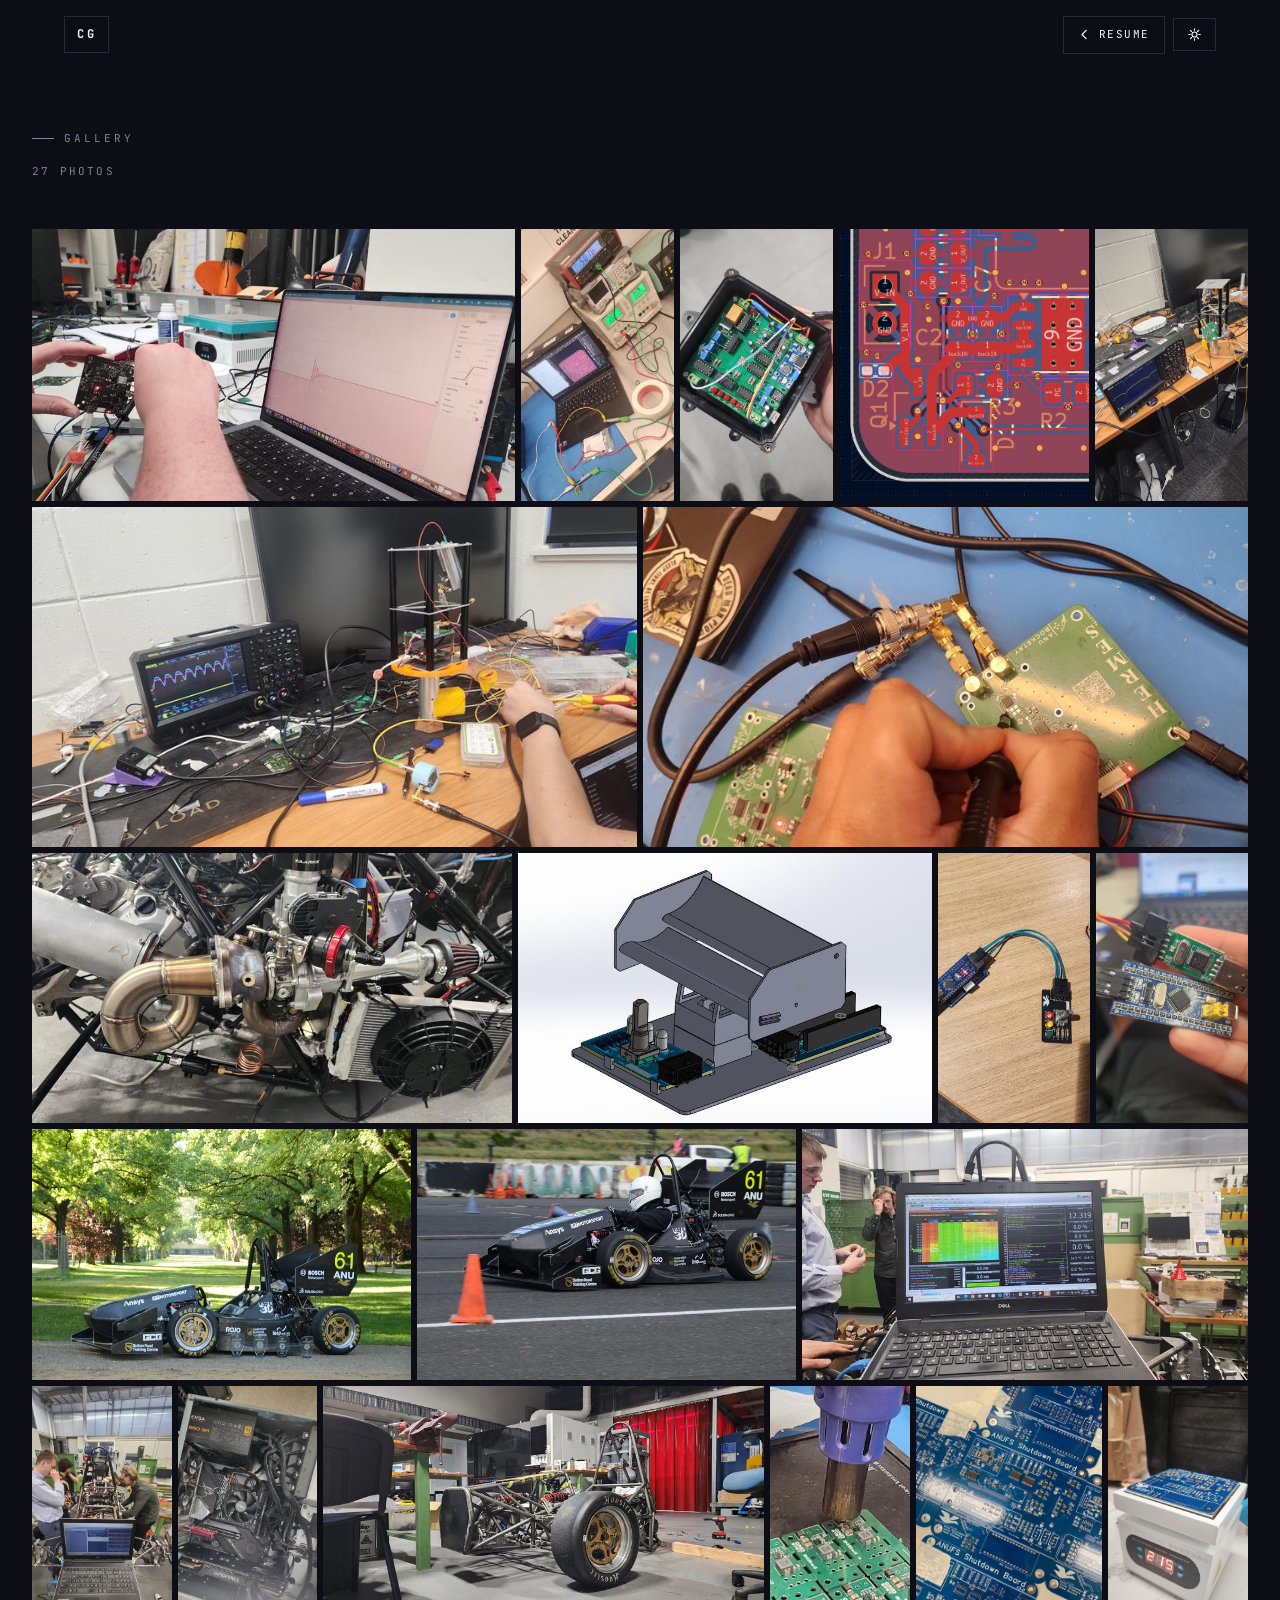
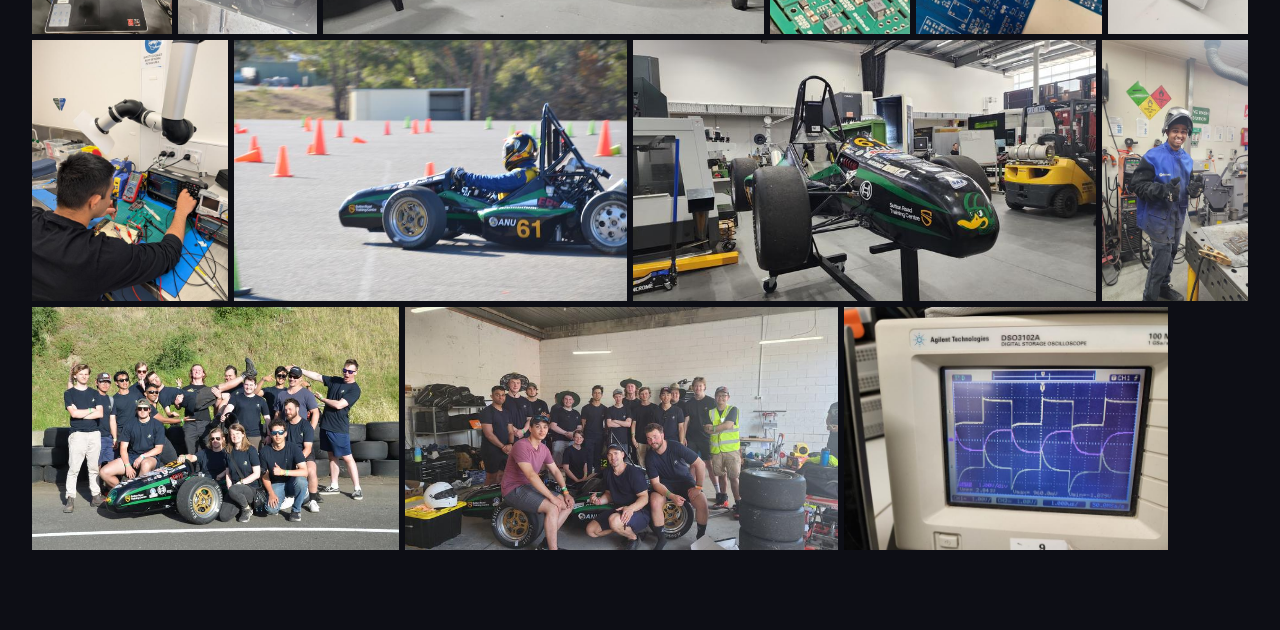
<file: gallery.html>
<!DOCTYPE html>
<html lang="en-AU" data-theme="dark">
<head>
<meta charset="UTF-8">
<meta name="viewport" content="width=device-width, initial-scale=1.0">
<title>Gallery — Chithi Gunatilake</title>
<meta name="description" content="Photos of builds, boards and race weekends by Chithi Gunatilake.">
<meta name="theme-color" content="#0D0E15">
<link rel="icon" href="/favicon.svg" type="image/svg+xml">
<link rel="canonical" href="https://chithigunatilake.com/gallery">
<meta property="og:type" content="website">
<meta property="og:url" content="https://chithigunatilake.com/gallery">
<meta property="og:title" content="Gallery — Chithi Gunatilake">
<meta property="og:description" content="Photos of builds, boards and race weekends by Chithi Gunatilake.">

<link rel="preconnect" href="https://fonts.googleapis.com">
<link rel="preconnect" href="https://fonts.gstatic.com" crossorigin>
<link href="https://fonts.googleapis.com/css2?family=Plus+Jakarta+Sans:wght@400;600;700;800&family=JetBrains+Mono:wght@400;500;700&display=swap" rel="stylesheet">
<link rel="stylesheet" href="style.css">
<link rel="stylesheet" href="gallery.css">

<script>
  (function () {
    document.documentElement.classList.add("js");
    try {
      var saved = localStorage.getItem("cg-theme");
      var dark = saved ? saved === "dark"
        : true; /* dark unless the visitor chose light */
      document.documentElement.setAttribute("data-theme", dark ? "dark" : "light");
    } catch (e) {}
  })();
</script>
</head>
<body class="gallery-page">

<svg width="0" height="0" style="position:absolute" aria-hidden="true">
  <defs>
    <symbol id="i-sun" viewBox="0 0 16 16"><circle cx="8" cy="8" r="3.1" fill="none" stroke="currentColor" stroke-width="1.4"/><path d="M8 .9v1.8M8 13.3v1.8M15.1 8h-1.8M2.7 8H.9M13 3l-1.3 1.3M4.3 11.7 3 13M13 13l-1.3-1.3M4.3 4.3 3 3" stroke="currentColor" stroke-width="1.4" stroke-linecap="round"/></symbol>
    <symbol id="i-moon" viewBox="0 0 16 16"><path d="M13.6 9.9A6 6 0 0 1 6.1 2.4a6 6 0 1 0 7.5 7.5z" fill="none" stroke="currentColor" stroke-width="1.4" stroke-linejoin="round"/></symbol>
    <symbol id="i-back" viewBox="0 0 16 16"><path d="M10 3 5 8l5 5" fill="none" stroke="currentColor" stroke-width="1.5" stroke-linecap="round" stroke-linejoin="round"/></symbol>
  </defs>
</svg>

<div class="rail">
  <a class="monogram" href="/" title="Back to resume">CG</a>
  <div class="rail-actions">
    <a class="chip-btn" href="/"><svg aria-hidden="true"><use href="#i-back"/></svg><span class="lbl">Resume</span></a>
    <button class="chip-btn" id="themeBtn" type="button" aria-label="Switch to dark theme">
      <svg aria-hidden="true" id="themeIcon"><use href="#i-moon"/></svg>
    </button>
  </div>
</div>

<main class="g-main">
  <header class="g-head">
    <h1 class="tag">Gallery</h1>
    <p class="g-count mono" id="count" aria-live="polite">Loading…</p>
  </header>

  <div class="g-grid" id="grid"></div>
  <p class="g-empty" id="empty" hidden>No photos yet. Run <code>python update-gallery.py &lt;photos folder&gt;</code>.</p>
</main>

<div class="lb" id="lb" role="dialog" aria-modal="true" aria-label="Image viewer" hidden>
  <button class="lb-btn lb-close" id="lbClose" type="button" aria-label="Close">&times;</button>
  <button class="lb-btn lb-prev" id="lbPrev" type="button" aria-label="Previous image">&#8249;</button>
  <div class="lb-card" id="lbCard">
    <figure class="lb-fig"><img id="lbImg" alt=""></figure>
    <aside class="lb-story">
      <p class="lb-date mono" id="lbDate"></p>
      <h2 class="lb-title" id="lbTitle"></h2>
      <div class="lb-text" id="lbText"></div>
      <p class="lb-count mono" id="lbCount"></p>
    </aside>
  </div>
  <button class="lb-btn lb-next" id="lbNext" type="button" aria-label="Next image">&#8250;</button>
</div>

<script src="gallery.js"></script>
</body>
</html>
</file>
<file: home.css>
/* Chithi Gunatilake — home page (dark first; light via body[data-theme="light"]) */
html{scroll-behavior:smooth;-webkit-text-size-adjust:100%}
body{margin:0}
section[id]{scroll-margin-top:24px}
.v3{
  margin:0;
  --bg:#121315; --deep:#0A0B0D; --surface:#1A1C1F; --line:#2B2E33; --grid:rgba(236,237,238,.05);
  --ink:#ECEDEE; --ink-2:#C2C6CC; --ink-3:#979CA4;
  --accent:#D1FF00; --link:#D1FF00; --on-accent:#121315;
  font-family:'IBM Plex Sans',system-ui,-apple-system,'Segoe UI',sans-serif;
  background:var(--bg); color:var(--ink); font-size:17px; line-height:1.65; -webkit-font-smoothing:antialiased;
  position:relative; min-height:100%;
}
.v3[data-theme="light"]{
  --bg:#F4F5F6; --deep:#16181B; --surface:#FFFFFF; --line:#DADFE3; --grid:rgba(13,14,21,.055);
  --ink:#16181B; --ink-2:#3E434A; --ink-3:#5E636A; --link:#3F5F00; --on-accent:#16181B;
}
.v3 *{box-sizing:border-box;margin:0;padding:0}
.v3 img{display:block;max-width:100%}
.v3 ul{list-style:none}
.v3 a{color:var(--link);text-decoration:underline;text-decoration-thickness:1px;text-underline-offset:3px}
.v3 a:hover{text-decoration-thickness:2px}
.v3 :focus-visible{outline:2px solid var(--accent);outline-offset:3px}
.v3 .wrap{max-width:1180px;margin:0 auto;padding:0 32px}
.v3 .mono{font-family:'IBM Plex Mono',ui-monospace,monospace}

/* top rail */
.v3 .rail-wrap{position:sticky;top:0;height:0;z-index:20}
.v3 .rail{position:absolute;top:0;left:0;right:0;display:flex;justify-content:space-between;align-items:center;gap:12px;padding:16px 32px}
.v3 .chip-btn{display:inline-flex;align-items:center;gap:8px;min-height:44px;padding:0 16px;border:1px solid var(--line);background:color-mix(in srgb,var(--bg) 80%,transparent);backdrop-filter:blur(10px);color:var(--ink);font-size:15px;font-weight:500;text-decoration:none;cursor:pointer}
.v3 .chip-btn:hover{background:var(--accent);border-color:var(--accent);color:var(--on-accent)}
.v3 .chip-btn svg{width:16px;height:16px}
.v3 .monogram{font-family:'IBM Plex Mono',monospace;font-weight:500;letter-spacing:.12em}
.v3 .rail-actions{display:flex;gap:8px;flex-wrap:wrap}

/* hero */
.v3 .hero{position:relative;min-height:780px;display:flex;align-items:center;justify-content:center;overflow:hidden;padding:120px 32px 100px;text-align:center}
.v3 .hero-grid{position:absolute;inset:-10%;background-image:linear-gradient(var(--grid) 1px,transparent 1px),linear-gradient(90deg,var(--grid) 1px,transparent 1px);background-size:64px 64px;mask-image:radial-gradient(ellipse 70% 60% at 50% 45%,#000 30%,transparent 78%);-webkit-mask-image:radial-gradient(ellipse 70% 60% at 50% 45%,#000 30%,transparent 78%)}
.v3 .hero-stage{position:relative;max-width:1000px}
.v3 .eyebrow{display:inline-block;background:var(--accent);color:var(--on-accent);font-weight:600;font-size:15px;letter-spacing:.06em;text-transform:uppercase;padding:8px 14px;margin-bottom:28px}
.v3 h1{font-size:136px;line-height:.9;font-weight:700;letter-spacing:-0.035em;text-transform:uppercase}
.v3 h1 span{display:block}
.v3 .lede{margin:32px auto 0;max-width:36em;font-size:20px;line-height:1.65;color:var(--ink-2)}
.v3 .meta{margin-top:32px;display:flex;flex-wrap:wrap;justify-content:center;gap:10px}
.v3 .meta a,.v3 .meta span{display:inline-flex;align-items:center;gap:8px;min-height:44px;padding:0 16px;border:1px solid var(--line);color:var(--ink-2);text-decoration:none;font-size:15px}
.v3 .meta a:hover{color:var(--ink);border-color:var(--ink-3);background:var(--surface)}
.v3 .meta svg{width:15px;height:15px}

/* sections */
.v3 section{padding:96px 0;border-top:1px solid var(--line)}
.v3 h2{font-size:40px;line-height:1.1;font-weight:600;letter-spacing:-0.015em;margin-bottom:36px}
.v3 h3{font-size:20px;line-height:1.3;font-weight:600}
.v3 .about{display:grid;grid-template-columns:minmax(0,1.3fr) minmax(0,.7fr);gap:56px;align-items:start}
.v3 .prose p{font-size:19px;line-height:1.7;color:var(--ink-2)}
.v3 .prose p+p{margin-top:18px}
.v3 figure{margin:0}
.v3 figcaption{margin-top:10px;font-size:14px;color:var(--ink-3);line-height:1.5}
.v3 .about img{width:100%;aspect-ratio:4/5;object-fit:cover;object-position:50% 30%}
.v3 .strip{display:grid;grid-template-columns:repeat(4,minmax(0,1fr));gap:16px;margin-top:56px}
.v3 .strip img{width:100%;aspect-ratio:4/3;object-fit:cover}
.v3 .more{margin-top:20px}

/* project cards */
.v3 .grid{display:grid;grid-template-columns:repeat(3,minmax(0,1fr));gap:1px;background:var(--line);border:1px solid var(--line)}
.v3 .card{position:relative;background:var(--surface);padding:28px 26px 26px;display:flex;flex-direction:column;gap:12px;min-height:270px;transition:background .3s}
.v3 .card::after{content:"";position:absolute;left:0;right:0;bottom:0;height:3px;background:var(--accent);transform:scaleX(0);transform-origin:left;transition:transform .4s cubic-bezier(.16,1,.3,1)}
.v3 .card:hover::after{transform:scaleX(1)}
.v3 .card-top{display:flex;justify-content:space-between;align-items:flex-start}
.v3 .glyph{width:40px;height:40px;color:var(--ink-3);transition:color .3s}
.v3 .card:hover .glyph{color:var(--ink)}
.v3 .pid{font-size:13px;color:var(--ink-3)}
.v3 .card p{font-size:15px;line-height:1.6;color:var(--ink-2);flex:1 1 auto}
.v3 .chips{display:flex;flex-wrap:wrap;gap:6px}
.v3 .chip{font-size:13px;padding:3px 9px;border:1px solid var(--line);color:var(--ink-3)}
.v3 .chip.hot{background:var(--accent);border-color:var(--accent);color:var(--on-accent);font-weight:500}
.v3 .card a{font-size:15px;font-weight:500}
.v3 .card.feature{grid-column:span 2;display:grid;grid-template-columns:minmax(0,1.1fr) minmax(0,.9fr);gap:24px;align-items:center}
.v3 .card.feature .render{background:radial-gradient(ellipse at 50% 55%,color-mix(in srgb,var(--accent) 7%,transparent),transparent 70%)}
.v3 .card.feature .render img{width:100%}
.v3 .card.feature .body{display:flex;flex-direction:column;gap:12px;height:100%}

/* rows */
.v3 .row{display:grid;grid-template-columns:200px minmax(0,1fr);gap:32px;padding:28px 0;border-top:1px solid var(--line)}
.v3 .row:first-of-type{border-top:0;padding-top:0}
.v3 .when{color:var(--ink-3);font-size:15px}
.v3 .org{color:var(--ink-2);margin-top:2px}
.v3 .bul{margin-top:14px;display:grid;gap:8px}
.v3 .bul li{position:relative;padding-left:20px;color:var(--ink-2)}
.v3 .bul li::before{content:"";position:absolute;left:0;top:.8em;width:9px;height:2px;background:var(--accent)}
.v3 .sub-role{margin-top:28px}
.v3 .skills{display:grid;grid-template-columns:200px minmax(0,1fr);gap:16px 32px}
.v3 .skills dt{color:var(--ink-3)}
.v3 .skills dd{color:var(--ink-2)}

/* contact block */
.v3 .contact{background:var(--deep);color:#ECEDEE;border-top:0;padding:120px 0}
.v3 .contact h2{font-size:72px;line-height:1.02;font-weight:700;letter-spacing:-0.03em;max-width:16ch}
.v3 .contact h2 em{font-style:normal;color:#D1FF00}
.v3 .contact .lead{margin-top:24px;max-width:36em;font-size:19px;color:#C2C6CC}
.v3 .clist{margin-top:56px;border-top:1px solid rgba(236,237,238,.18)}
.v3 .crow{display:flex;align-items:center;gap:20px;padding:22px 4px;border-bottom:1px solid rgba(236,237,238,.18);color:#ECEDEE;text-decoration:none;transition:padding .3s,color .3s}
.v3 a.crow:hover{padding-left:16px;color:#D1FF00}
.v3 .crow-k{flex:0 0 130px;font-size:14px;color:#979CA4;text-transform:uppercase;letter-spacing:.08em}
.v3 .crow-v{flex:1 1 auto;font-size:22px;font-weight:500}
.v3 .crow svg{width:16px;height:16px;opacity:.6}
.v3 footer{background:var(--deep);color:#979CA4;font-size:15px;padding:24px 0 32px;border-top:1px solid rgba(236,237,238,.12)}

/* HUD */
.v3 .hud{position:sticky;bottom:0;z-index:20;height:60px;display:flex;align-items:center;gap:20px;padding:0 32px;background:color-mix(in srgb,var(--bg) 88%,transparent);backdrop-filter:blur(14px);border-top:1px solid var(--line);font-size:15px}
.v3 .hud-brand{display:flex;align-items:center;gap:10px;font-weight:500;white-space:nowrap}
.v3 .dot{width:8px;height:8px;border-radius:50%;background:var(--accent);animation:v3pulse 2.4s ease-in-out infinite}
@keyframes v3pulse{0%,100%{opacity:1}50%{opacity:.4}}
.v3 .hud-sec{color:var(--ink-3);white-space:nowrap}
.v3 .hud-prog{margin-left:auto;display:flex;align-items:center;gap:14px}
.v3 .track{width:200px;height:2px;background:var(--line)}
.v3 .fill{height:100%;width:0;background:var(--accent)}
.v3 .hud-nav{display:flex;gap:6px}
.v3 .hud-nav a{width:40px;height:40px;display:grid;place-items:center;border:1px solid var(--line);color:var(--ink)}
.v3 .hud-nav a:hover{background:var(--accent);border-color:var(--accent);color:var(--on-accent)}
.v3 .hud-nav svg{width:14px;height:14px}

@media (max-width:900px){
  .v3 .wrap{padding:0 20px}
  .v3 .rail{padding:12px 16px}
  .v3 .rail .lbl{display:none}
  .v3 .hero{min-height:620px;padding:100px 20px 72px}
  .v3 h1{font-size:56px}
  .v3 .lede{font-size:18px}
  .v3 h2{font-size:30px}
  .v3 section{padding:64px 0}
  .v3 .about,.v3 .row,.v3 .skills,.v3 .card.feature{grid-template-columns:minmax(0,1fr)}
  .v3 .grid{grid-template-columns:minmax(0,1fr)}
  .v3 .card.feature{grid-column:auto}
  .v3 .strip{grid-template-columns:repeat(2,minmax(0,1fr))}
  .v3 .row{gap:6px}
  .v3 .contact{padding:72px 0}
  .v3 .contact h2{font-size:40px}
  .v3 .crow{flex-wrap:wrap;gap:4px 16px}
  .v3 .crow-k{flex-basis:100%}
  .v3 .crow-v{font-size:18px;word-break:break-word}
  .v3 .hud-sec,.v3 .track{display:none}
}

@media (prefers-reduced-motion:reduce){html{scroll-behavior:auto}.v3 .dot{animation:none}}

/* live site: rail and HUD pinned to the viewport */
.v3{padding-bottom:60px}
.v3 .rail-wrap{position:fixed;top:0;left:0;right:0;height:0}
.v3 .hud{position:fixed;left:0;right:0;bottom:0}
@media (max-width:900px){.v3 .eyebrow{font-size:13px}}
</file>
<file: style.css>
/*
  Chithi Gunatilake — resume site
  Design system derived from "Nexus System" by TemplateMO (templatemo.com/tm-629-nexus-system):
  brushed-titanium ground, carbon ink, acid-volt accent, mono technical furniture.
  Rebuilt for document content: no fixed-height cards except the hero.
*/

/* ---------- tokens ---------- */
:root {
  --volt: #D1FF00;
  --volt-ink: #0D0E15;

  --bg: #F4F5F6;          /* brushed titanium */
  --bg-2: #FFFFFF;
  --panel: #FFFFFF;
  --ink: #0D0E15;         /* carbon */
  --ink-2: #4B515C;
  --ink-3: #6A7077;
  --line: #D9E0E4;        /* steel */
  --line-soft: #E7EBED;
  --grid: rgba(13, 14, 21, 0.055);
  --shadow: 0 1px 2px rgba(13,14,21,.04), 0 12px 32px -18px rgba(13,14,21,.28);
  --shadow-lift: 0 2px 4px rgba(13,14,21,.05), 0 24px 48px -20px rgba(13,14,21,.32);

  --hud-h: 58px;
  --pad: clamp(20px, 5vw, 72px);
  --maxw: 1240px;
  --ease: cubic-bezier(0.16, 1, 0.3, 1);
}

html[data-theme="dark"] {
  --bg: #0D0E15;
  --bg-2: #12141D;
  --panel: #171A24;
  --ink: #F1F3F5;
  --ink-2: #A8AEBA;
  --ink-3: #7C8393;
  --line: #262A36;
  --line-soft: #1E212B;
  --grid: rgba(244, 245, 246, 0.05);
  --shadow: 0 1px 2px rgba(0,0,0,.4), 0 12px 32px -18px rgba(0,0,0,.8);
  --shadow-lift: 0 2px 4px rgba(0,0,0,.45), 0 24px 48px -20px rgba(0,0,0,.9);
}

* { margin: 0; padding: 0; box-sizing: border-box; }

html { scroll-behavior: smooth; -webkit-text-size-adjust: 100%; }

body {
  font-family: 'Plus Jakarta Sans', system-ui, -apple-system, 'Segoe UI', sans-serif;
  background: var(--bg);
  color: var(--ink);
  overflow-x: hidden;
  -webkit-font-smoothing: antialiased;
  line-height: 1.6;
}

img, svg { display: block; max-width: 100%; }
a { color: inherit; text-decoration: none; }
ul { list-style: none; }
button { font: inherit; color: inherit; border: none; background: none; cursor: pointer; }

:focus-visible {
  outline: 2px solid var(--volt);
  outline-offset: 3px;
  border-radius: 2px;
}

.mono {
  font-family: 'JetBrains Mono', ui-monospace, Consolas, monospace;
  font-variant-ligatures: none;
}

.skip {
  position: absolute; left: -9999px; top: 0; z-index: 999;
  background: var(--volt); color: var(--volt-ink);
  padding: 12px 18px; font-weight: 700;
}
.skip:focus { left: 12px; top: 12px; }

/* mono section tag, e.g. "02 / EXPERIENCE" */
.tag {
  font-family: 'JetBrains Mono', ui-monospace, monospace;
  font-size: 11px;
  letter-spacing: .28em;
  text-transform: uppercase;
  color: var(--ink-3);
  display: inline-flex;
  align-items: center;
  gap: 10px;
}
.tag::before {
  content: "";
  width: 22px; height: 1px;
  background: var(--ink-3);
  flex: 0 0 auto;
}

/* ---------- top rail ---------- */
.rail {
  position: fixed;
  top: 0; left: 0; right: 0;
  z-index: 60;
  display: flex;
  align-items: center;
  justify-content: space-between;
  gap: 16px;
  padding: 16px var(--pad);
  pointer-events: none;
}
.rail > * { pointer-events: auto; }

.monogram {
  font-family: 'JetBrains Mono', monospace;
  font-size: 12px;
  letter-spacing: .22em;
  font-weight: 700;
  padding: 8px 12px;
  border: 1px solid var(--line);
  background: color-mix(in srgb, var(--bg) 78%, transparent);
  backdrop-filter: blur(10px);
  -webkit-backdrop-filter: blur(10px);
}

.rail-actions { display: flex; gap: 8px; align-items: center; }

.chip-btn {
  font-family: 'JetBrains Mono', monospace;
  font-size: 11px;
  letter-spacing: .14em;
  text-transform: uppercase;
  padding: 9px 14px;
  border: 1px solid var(--line);
  background: color-mix(in srgb, var(--bg) 78%, transparent);
  backdrop-filter: blur(10px);
  -webkit-backdrop-filter: blur(10px);
  color: var(--ink);
  transition: background .2s var(--ease), border-color .2s var(--ease), color .2s var(--ease);
  display: inline-flex;
  align-items: center;
  gap: 8px;
}
.chip-btn:hover { background: var(--volt); border-color: var(--volt); color: var(--volt-ink); }
.chip-btn svg { width: 13px; height: 13px; }

/* ---------- hero (the one pinned z-depth card) ---------- */
.hero {
  position: fixed;
  inset: 0;
  height: 100vh;
  height: 100svh;
  z-index: 1;
  display: flex;
  align-items: center;
  justify-content: center;
  overflow: hidden;
  transform-origin: top center;
  will-change: transform, opacity;
  background: var(--bg);
}

.hero-grid {
  position: absolute; inset: -10%;
  background-image:
    linear-gradient(var(--grid) 1px, transparent 1px),
    linear-gradient(90deg, var(--grid) 1px, transparent 1px);
  background-size: 64px 64px;
  mask-image: radial-gradient(ellipse 70% 60% at 50% 45%, #000 30%, transparent 78%);
  -webkit-mask-image: radial-gradient(ellipse 70% 60% at 50% 45%, #000 30%, transparent 78%);
}

.glass {
  position: absolute;
  border: 1px solid color-mix(in srgb, var(--ink) 10%, transparent);
  background: color-mix(in srgb, var(--volt) 8%, transparent);
  backdrop-filter: blur(2px);
  animation: float 14s ease-in-out infinite;
}
.glass.a { width: 210px; height: 210px; top: 14%; left: 8%; border-radius: 50%; }
.glass.b { width: 130px; height: 130px; bottom: 18%; right: 11%; animation-delay: -5s; }
.glass.c { width: 74px; height: 74px; top: 24%; right: 22%; animation-delay: -9s; }

@keyframes float {
  0%, 100% { transform: translateY(0) rotate(0deg); }
  50% { transform: translateY(-22px) rotate(6deg); }
}

.hero-stage {
  position: relative;
  z-index: 5;
  text-align: center;
  padding: 0 var(--pad);
  max-width: 900px;
}

.hero-eyebrow {
  font-family: 'JetBrains Mono', monospace;
  font-size: clamp(10px, 1.5vw, 12px);
  letter-spacing: .34em;
  text-transform: uppercase;
  color: var(--volt-ink);
  background: var(--volt);
  display: inline-block;
  padding: 7px 12px 7px 16px;
  margin-bottom: 26px;
}

.hero-title {
  font-size: clamp(44px, 11vw, 148px);
  font-weight: 800;
  letter-spacing: -0.045em;
  line-height: 0.92;
  text-transform: uppercase;
}
.hero-title .ln { display: block; }

.hero-sub {
  margin: 26px auto 0;
  max-width: 560px;
  font-size: clamp(14px, 1.6vw, 17px);
  color: var(--ink-2);
  line-height: 1.7;
}

.hero-meta {
  margin-top: 26px;
  display: flex;
  flex-wrap: wrap;
  justify-content: center;
  gap: 8px 10px;
}
.hero-meta a, .hero-meta span {
  font-family: 'JetBrains Mono', monospace;
  font-size: 11.5px;
  letter-spacing: .06em;
  padding: 8px 13px;
  border: 1px solid var(--line);
  color: var(--ink-2);
  display: inline-flex;
  align-items: center;
  gap: 8px;
  transition: color .2s var(--ease), border-color .2s var(--ease), background .2s var(--ease);
}
.hero-meta a:hover { color: var(--ink); border-color: var(--ink); background: var(--panel); }
.hero-meta svg { width: 13px; height: 13px; flex: 0 0 auto; }

.hero-hint {
  position: absolute;
  bottom: calc(var(--hud-h) + 22px);
  left: 50%;
  transform: translateX(-50%);
  font-family: 'JetBrains Mono', monospace;
  font-size: 10.5px;
  letter-spacing: .3em;
  text-transform: uppercase;
  color: var(--ink-3);
  display: flex;
  align-items: center;
  gap: 12px;
  white-space: nowrap;
}
.hero-hint::after {
  content: "";
  width: 1px; height: 34px;
  background: linear-gradient(var(--ink-3), transparent);
  transform-origin: top;
  animation: drop 2s ease-in-out infinite;
}
@keyframes drop {
  0%, 100% { transform: scaleY(1); opacity: .9; }
  50% { transform: scaleY(.4); opacity: .35; }
}

/* ---------- the deck: everything that scrolls over the hero ---------- */
.deck {
  position: relative;
  z-index: 2;
  margin-top: 100vh;
  margin-top: 100svh;
  background: var(--bg);
  border-top: 1px solid var(--line);
}

.section {
  padding: clamp(64px, 9vw, 120px) var(--pad);
  border-bottom: 1px solid var(--line-soft);
}
.section-inner { max-width: var(--maxw); margin: 0 auto; }

.section-head {
  display: flex;
  align-items: baseline;
  justify-content: space-between;
  gap: 24px;
  flex-wrap: wrap;
  margin-bottom: clamp(32px, 5vw, 56px);
}
.section-head h2 {
  font-size: clamp(28px, 4.6vw, 54px);
  font-weight: 800;
  letter-spacing: -0.035em;
  line-height: 1.04;
  max-width: 20ch;
}

/* ---------- reveal ----------
   Scoped to html.js so the whole resume is still readable if the script
   never runs. Without JS these elements simply stay at their final state. */
html.js .rv { opacity: 0; transform: translateY(22px); transition: opacity .7s var(--ease), transform .7s var(--ease); }
html.js .rv.in { opacity: 1; transform: none; }

/* ---------- profile ---------- */
.profile {
  display: grid;
  grid-template-columns: 1.35fr 1fr;
  gap: clamp(32px, 5vw, 72px);
  align-items: start;
}
.profile p {
  font-size: clamp(15px, 1.7vw, 19px);
  color: var(--ink-2);
  line-height: 1.75;
}
.profile p + p { margin-top: 18px; }
.profile strong { color: var(--ink); font-weight: 700; }

.stats { display: grid; gap: 1px; background: var(--line); border: 1px solid var(--line); }
.stat { background: var(--panel); padding: 20px 22px; }
.stat-n {
  font-family: 'JetBrains Mono', monospace;
  font-size: clamp(24px, 3.2vw, 34px);
  font-weight: 700;
  letter-spacing: -0.02em;
  line-height: 1;
}
.stat-n em { font-style: normal; color: var(--volt-ink); background: var(--volt); padding: 0 5px; }
.stat-l {
  margin-top: 8px;
  font-family: 'JetBrains Mono', monospace;
  font-size: 10.5px;
  letter-spacing: .18em;
  text-transform: uppercase;
  color: var(--ink-3);
}

/* ---------- experience timeline ---------- */
.tl-item {
  display: grid;
  grid-template-columns: 150px 1fr;
  gap: clamp(20px, 4vw, 48px);
  padding: 0 0 clamp(36px, 5vw, 56px);
  position: relative;
}
.tl-item:last-child { padding-bottom: 0; }

.tl-when {
  font-family: 'JetBrains Mono', monospace;
  font-size: 12px;
  letter-spacing: .06em;
  color: var(--ink-3);
  padding-top: 24px;
  position: sticky;
  top: 76px;
  align-self: start;
}
.tl-when b { display: block; color: var(--ink); font-weight: 700; font-size: 13px; }

.tl-body { position: relative; padding-left: clamp(22px, 3vw, 34px); }
.tl-body::before {
  content: "";
  position: absolute;
  left: 0; top: 0; bottom: -1px;
  width: 1px;
  background: var(--line);
}
.tl-item:last-child .tl-body::before { bottom: auto; height: 46px; }
.tl-body::after {
  content: "";
  position: absolute;
  left: -4px; top: 26px;
  width: 9px; height: 9px;
  background: var(--volt);
  border: 1px solid var(--volt-ink);
}
html[data-theme="dark"] .tl-body::after { border-color: var(--volt); }

.role-card {
  background: var(--panel);
  border: 1px solid var(--line);
  padding: clamp(22px, 3vw, 34px);
  box-shadow: var(--shadow);
  transition: box-shadow .3s var(--ease), transform .3s var(--ease);
}
.role-card + .role-card { margin-top: 14px; }
.role-card:hover { box-shadow: var(--shadow-lift); transform: translateY(-2px); }

.role-org {
  font-family: 'JetBrains Mono', monospace;
  font-size: 11px;
  letter-spacing: .22em;
  text-transform: uppercase;
  color: var(--ink-3);
  margin-bottom: 10px;
}
.role-title {
  font-size: clamp(18px, 2.3vw, 26px);
  font-weight: 700;
  letter-spacing: -0.02em;
  line-height: 1.2;
}
.role-span {
  font-family: 'JetBrains Mono', monospace;
  font-size: 11.5px;
  color: var(--ink-3);
  margin-top: 4px;
  display: block;
}
.bullets { margin-top: 16px; display: grid; gap: 9px; }
.bullets li {
  position: relative;
  padding-left: 20px;
  font-size: 14.5px;
  color: var(--ink-2);
  line-height: 1.62;
}
.bullets li::before {
  content: "";
  position: absolute;
  left: 0; top: .62em;
  width: 8px; height: 1px;
  background: var(--volt-ink);
}
html[data-theme="dark"] .bullets li::before { background: var(--volt); }

.role-note {
  margin-top: 14px;
  padding-top: 14px;
  border-top: 1px solid var(--line-soft);
  font-family: 'JetBrains Mono', monospace;
  font-size: 11px;
  letter-spacing: .1em;
  text-transform: uppercase;
  color: var(--ink-3);
}
.role-note b { color: var(--ink); }

/* ---------- projects ---------- */
.proj-grid {
  display: grid;
  /* min() keeps the track from forcing overflow on narrow phones */
  grid-template-columns: repeat(auto-fill, minmax(min(280px, 100%), 1fr));
  gap: 1px;
  background: var(--line);
  border: 1px solid var(--line);
}
.proj {
  background: var(--panel);
  padding: 26px 24px 24px;
  display: flex;
  flex-direction: column;
  gap: 12px;
  position: relative;
  transition: background .3s var(--ease);
  min-height: 250px;
}
.proj:hover { background: var(--bg-2); }
.proj::after {
  content: "";
  position: absolute;
  left: 0; right: 0; bottom: 0;
  height: 2px;
  background: var(--volt);
  transform: scaleX(0);
  transform-origin: left;
  transition: transform .4s var(--ease);
}
.proj:hover::after { transform: scaleX(1); }

.proj-top { display: flex; align-items: flex-start; justify-content: space-between; gap: 12px; }
.proj-glyph { width: 40px; height: 40px; flex: 0 0 auto; color: var(--ink-3); transition: color .3s var(--ease); }
.proj:hover .proj-glyph { color: var(--ink); }
.proj-id {
  font-family: 'JetBrains Mono', monospace;
  font-size: 10.5px;
  letter-spacing: .18em;
  color: var(--ink-3);
}
.proj h3 {
  font-size: 17px;
  font-weight: 700;
  letter-spacing: -0.015em;
  line-height: 1.25;
}
.proj p { font-size: 13.5px; color: var(--ink-2); line-height: 1.6; flex: 1 1 auto; }

.chips { display: flex; flex-wrap: wrap; gap: 6px; }
.chip {
  font-family: 'JetBrains Mono', monospace;
  font-size: 10px;
  letter-spacing: .12em;
  text-transform: uppercase;
  padding: 4px 8px;
  border: 1px solid var(--line);
  color: var(--ink-3);
}
.chip.hot { border-color: var(--volt-ink); background: var(--volt); color: var(--volt-ink); }
html[data-theme="dark"] .chip.hot { border-color: var(--volt); }

.proj-link {
  font-family: 'JetBrains Mono', monospace;
  font-size: 11px;
  letter-spacing: .14em;
  text-transform: uppercase;
  display: inline-flex;
  align-items: center;
  gap: 7px;
  color: var(--ink);
  margin-top: 2px;
}
.proj-link svg { width: 12px; height: 12px; transition: transform .25s var(--ease); }
.proj:hover .proj-link svg { transform: translate(2px, -2px); }

.proj-more { margin-top: 26px; display: flex; justify-content: flex-end; }

/* ---------- education ---------- */
.edu-grid { display: grid; grid-template-columns: repeat(auto-fit, minmax(min(320px, 100%), 1fr)); gap: 20px; }
.edu {
  border: 1px solid var(--line);
  background: var(--panel);
  padding: clamp(24px, 3vw, 34px);
  display: flex;
  flex-direction: column;
  gap: 14px;
}
.edu-when {
  font-family: 'JetBrains Mono', monospace;
  font-size: 11px;
  letter-spacing: .2em;
  color: var(--volt-ink);
  background: var(--volt);
  display: inline-block;
  align-self: flex-start;
  padding: 5px 10px;
}
.edu h3 { font-size: clamp(19px, 2.2vw, 24px); font-weight: 700; letter-spacing: -0.025em; line-height: 1.25; }
.edu .where { font-family: 'JetBrains Mono', monospace; font-size: 12px; color: var(--ink-3); }

/* ---------- skills matrix ---------- */
.matrix { border: 1px solid var(--line); background: var(--panel); }
.mrow {
  display: grid;
  grid-template-columns: 210px 1fr;
  gap: 20px;
  padding: 22px clamp(20px, 3vw, 30px);
  align-items: center;
}
.mrow + .mrow { border-top: 1px solid var(--line-soft); }
.mkey {
  font-family: 'JetBrains Mono', monospace;
  font-size: 11px;
  letter-spacing: .2em;
  text-transform: uppercase;
  color: var(--ink-3);
}
.mval { display: flex; flex-wrap: wrap; gap: 8px; }
.skill {
  font-size: 13.5px;
  font-weight: 600;
  padding: 7px 13px;
  border: 1px solid var(--line);
  transition: background .2s var(--ease), border-color .2s var(--ease), color .2s var(--ease);
  cursor: default;
}
.skill:hover { background: var(--volt); border-color: var(--volt-ink); color: var(--volt-ink); }
.mval.plain { display: block; font-size: 14.5px; color: var(--ink-2); line-height: 1.65; }

/* ---------- contact ---------- */
.contact { background: var(--ink); color: var(--bg); border-bottom: none; }
html[data-theme="dark"] .contact { background: var(--panel); color: var(--ink); }
.contact .tag { color: color-mix(in srgb, var(--bg) 60%, transparent); }
.contact .tag::before { background: color-mix(in srgb, var(--bg) 60%, transparent); }
html[data-theme="dark"] .contact .tag { color: var(--ink-3); }
html[data-theme="dark"] .contact .tag::before { background: var(--ink-3); }

.contact h2 {
  font-size: clamp(30px, 6vw, 72px);
  font-weight: 800;
  letter-spacing: -0.04em;
  line-height: 1.02;
  max-width: 28ch;
}
.contact h2 em { font-style: normal; color: var(--volt); }
.contact-lead {
  margin-top: 22px;
  max-width: 46ch;
  font-size: clamp(15px, 1.7vw, 18px);
  color: color-mix(in srgb, var(--bg) 72%, transparent);
  line-height: 1.7;
}
html[data-theme="dark"] .contact-lead { color: var(--ink-2); }

.contact-list {
  margin-top: clamp(36px, 5vw, 56px);
  border-top: 1px solid color-mix(in srgb, var(--bg) 22%, transparent);
}
html[data-theme="dark"] .contact-list { border-top-color: var(--line); }
.crow {
  display: flex;
  align-items: center;
  justify-content: space-between;
  gap: 20px;
  padding: 20px 4px;
  border-bottom: 1px solid color-mix(in srgb, var(--bg) 22%, transparent);
  transition: padding .3s var(--ease), color .3s var(--ease);
}
html[data-theme="dark"] .crow { border-bottom-color: var(--line); }
a.crow:hover { padding-left: 16px; color: var(--volt); }
.crow-k {
  font-family: 'JetBrains Mono', monospace;
  font-size: 11px;
  letter-spacing: .22em;
  text-transform: uppercase;
  opacity: .6;
  flex: 0 0 110px;
}
.crow-v {
  font-size: clamp(15px, 2.2vw, 21px);
  font-weight: 600;
  letter-spacing: -0.015em;
  flex: 1 1 auto;
  word-break: break-word;
}
.crow svg { width: 15px; height: 15px; flex: 0 0 auto; opacity: .55; transition: transform .25s var(--ease), opacity .25s var(--ease); }
a.crow:hover svg { opacity: 1; transform: translate(3px, -3px); }

/* ---------- colophon ---------- */
.colophon {
  padding: 30px var(--pad) calc(var(--hud-h) + 30px);
  display: flex;
  flex-wrap: wrap;
  gap: 10px 24px;
  justify-content: space-between;
  font-family: 'JetBrains Mono', monospace;
  font-size: 10.5px;
  letter-spacing: .12em;
  text-transform: uppercase;
  color: var(--ink-3);
}
.colophon-inner {
  max-width: var(--maxw);
  margin: 0 auto;
  width: 100%;
  display: flex;
  flex-wrap: wrap;
  gap: 10px 24px;
  justify-content: space-between;
}
.colophon a { border-bottom: 1px solid var(--line); }
.colophon a:hover { color: var(--ink); border-bottom-color: var(--ink); }

/* ---------- HUD ---------- */
.hud {
  position: fixed;
  bottom: 0; left: 0; right: 0;
  height: var(--hud-h);
  z-index: 70;
  display: flex;
  align-items: center;
  gap: 18px;
  padding: 0 var(--pad);
  background: color-mix(in srgb, var(--bg) 86%, transparent);
  backdrop-filter: blur(14px);
  -webkit-backdrop-filter: blur(14px);
  border-top: 1px solid var(--line);
}

.hud-brand {
  display: flex;
  align-items: center;
  gap: 9px;
  font-family: 'JetBrains Mono', monospace;
  font-size: 11px;
  letter-spacing: .18em;
  text-transform: uppercase;
  white-space: nowrap;
}
.hud-dot {
  width: 7px; height: 7px;
  background: var(--volt);
  border-radius: 50%;
  animation: pulse 2.4s ease-in-out infinite;
}
@keyframes pulse { 0%,100%{ opacity:1; transform:scale(1);} 50%{ opacity:.45; transform:scale(.78);} }

.hud-sec {
  font-family: 'JetBrains Mono', monospace;
  font-size: 11px;
  letter-spacing: .18em;
  text-transform: uppercase;
  color: var(--ink-3);
  white-space: nowrap;
  overflow: hidden;
  text-overflow: ellipsis;
}

.hud-prog { margin-left: auto; display: flex; align-items: center; gap: 12px; }
.hud-track { width: clamp(70px, 16vw, 200px); height: 2px; background: var(--line); }
.hud-fill { height: 100%; width: 0; background: var(--volt); }
.hud-pct {
  font-family: 'JetBrains Mono', monospace;
  font-size: 11px;
  letter-spacing: .1em;
  color: var(--ink-3);
  font-variant-numeric: tabular-nums;
}

.hud-nav { display: flex; gap: 6px; }
.hud-arrow {
  width: 32px; height: 32px;
  border: 1px solid var(--line);
  display: grid;
  place-items: center;
  transition: background .2s var(--ease), border-color .2s var(--ease), color .2s var(--ease);
}
.hud-arrow svg { width: 14px; height: 14px; }
.hud-arrow:hover:not(:disabled) { background: var(--volt); border-color: var(--volt); color: var(--volt-ink); }
.hud-arrow:disabled { opacity: .3; cursor: default; }

/* ---------- responsive ---------- */
@media (max-width: 900px) {
  .profile { grid-template-columns: 1fr; }
  .tl-item { grid-template-columns: 1fr; gap: 12px; }
  .tl-when { position: static; padding-top: 0; }
  .tl-when b { display: inline; margin-right: 8px; }
  .mrow { grid-template-columns: 1fr; gap: 12px; align-items: start; }
}

/* short viewports (landscape phones): the hint would sit on top of the hero chips */
@media (max-height: 620px) {
  .hero-hint { display: none; }
}
@media (max-height: 520px) {
  .hero-eyebrow { margin-bottom: 14px; }
  .hero-sub { margin-top: 14px; }
  .hero-meta { margin-top: 14px; }
  .hero-title { font-size: clamp(34px, 7vh, 64px); }
}

@media (max-width: 620px) {
  .hud-brand .hud-name { display: none; }
  .hud-sec { display: none; }
  .crow { flex-wrap: wrap; gap: 4px 16px; }
  .crow-k { flex-basis: 100%; }
  .rail-actions .chip-btn .lbl { display: none; }
  .rail-actions .chip-btn { padding: 9px 11px; }
}

@media (prefers-reduced-motion: reduce) {
  html { scroll-behavior: auto; }
  *, *::before, *::after {
    animation-duration: .001ms !important;
    animation-iteration-count: 1 !important;
    transition-duration: .001ms !important;
  }
  html.js .rv { opacity: 1; transform: none; }
}

/* ---------- print: falls back to a clean paper resume ---------- */
@media print {
  :root {
    --bg:#fff; --bg-2:#fff; --panel:#fff; --ink:#000; --ink-2:#222; --ink-3:#555;
    --line:#bbb; --line-soft:#ddd; --shadow:none; --shadow-lift:none; --hud-h:0px;
  }
  .rail, .hud, .hero-hint, .glass, .hero-grid, .proj-more, .colophon { display: none !important; }
  .hero {
    position: static; height: auto; padding: 0 0 14pt;
    transform: none !important; opacity: 1 !important; display: block; text-align: left;
  }
  .hero-stage { max-width: none; text-align: left; padding: 0; }
  .hero-title { font-size: 30pt; }
  .hero-eyebrow { background: none; border: 1pt solid #000; color: #000; margin-bottom: 10pt; }
  .hero-meta { justify-content: flex-start; }
  .deck { margin-top: 0; border-top: none; }
  .section { padding: 12pt 0; border-bottom: 1pt solid #ddd; }
  .contact { background: #fff !important; color: #000 !important; }
  .contact h2 em { color: #000; }
  /* the contact rules are colour-mixed against a dark ground on screen */
  .contact-list, .crow { border-color: #ddd !important; }
  .crow-k { opacity: 1; color: #555; }
  .role-card, .edu, .proj, .matrix { break-inside: avoid; }
  html.js .rv { opacity: 1 !important; transform: none !important; }
  .proj-grid { grid-template-columns: repeat(2, 1fr); }
  .tl-when { position: static; }
}
</file>
<file: gallery.css>
/* Gallery page — extends style.css tokens */

.g-main {
  max-width: 2000px;
  margin: 0 auto;
  padding: 120px clamp(16px, 2.5vw, 44px) 80px;
  min-height: 100vh;
}

.g-head { margin-bottom: clamp(28px, 4vw, 48px); }
.g-head h1.tag { font-weight: 400; }
.g-count {
  margin-top: 16px;
  font-size: 11px;
  letter-spacing: .2em;
  text-transform: uppercase;
  color: var(--ink-3);
}

.g-grid {
  --rowh: clamp(200px, 19vw, 320px);
  display: flex;
  flex-wrap: wrap;
  gap: 6px;
}
.g-grid:empty { display: none; }
/* keeps the last row from stretching to full width */
.g-grid::after { content: ""; flex-grow: 1000000; }

.g-item {
  position: relative;
  flex: calc(var(--ar) * 100) 1 calc(var(--ar) * var(--rowh));
  min-width: 0;
  background: var(--panel);
  overflow: hidden;
  display: block;
  padding: 0;
}
.g-item::before {
  content: "";
  display: block;
  padding-top: calc(100% / var(--ar));
}
.g-item img {
  position: absolute; inset: 0;
  width: 100%; height: 100%;
  object-fit: cover;
  transition: transform .6s var(--ease), opacity .4s var(--ease);
}
.g-item:hover img { transform: scale(1.04); }
.g-item::after {
  content: "";
  position: absolute;
  left: 0; right: 0; bottom: 0;
  height: 2px;
  background: var(--volt);
  transform: scaleX(0);
  transform-origin: left;
  transition: transform .4s var(--ease);
}
.g-item:hover::after, .g-item:focus-visible::after { transform: scaleX(1); }
.g-cap {
  position: absolute;
  left: 0; right: 0; bottom: 0;
  padding: 26px 14px 12px;
  font-family: 'JetBrains Mono', monospace;
  font-size: 10.5px;
  letter-spacing: .14em;
  text-transform: uppercase;
  text-align: left;
  color: #fff;
  background: linear-gradient(transparent, rgba(13,14,21,.72));
  opacity: 0;
  transition: opacity .3s var(--ease);
}
.g-item:hover .g-cap, .g-item:focus-visible .g-cap { opacity: 1; }

.g-empty {
  border: 1px dashed var(--line);
  padding: 40px 24px;
  color: var(--ink-2);
  text-align: center;
}
.g-empty code {
  font-family: 'JetBrains Mono', monospace;
  font-size: .9em;
  background: var(--volt);
  color: var(--volt-ink);
  padding: 1px 6px;
}

/* lightbox */
.lb {
  position: fixed; inset: 0;
  z-index: 200;
  display: flex;
  align-items: center;
  justify-content: center;
  padding: 24px;
  background: color-mix(in srgb, var(--bg) 45%, transparent);
  backdrop-filter: blur(18px) saturate(1.1);
  -webkit-backdrop-filter: blur(18px) saturate(1.1);
}
.lb[hidden] { display: none; }
.lb-card {
  display: grid;
  grid-template-columns: minmax(0, 1fr) 300px;
  width: clamp(560px, 62vw, 1080px);
  max-height: min(78vh, 760px);
  grid-template-rows: minmax(0, 1fr);
  overflow: hidden;
  background: var(--panel);
  border: 1px solid var(--line);
  box-shadow: var(--shadow-lift);
}
.lb-card.no-story { grid-template-columns: minmax(0, 1fr); width: auto; max-width: min(62vw, 1080px); }
.lb-card.no-story .lb-story { display: none; }
.lb-card.portrait {
  grid-template-columns: var(--portrait-photo-width) 300px;
  width: calc(var(--portrait-photo-width) + 302px);
}
.lb-card.portrait.no-story {
  grid-template-columns: var(--portrait-photo-width);
  width: calc(var(--portrait-photo-width) + 2px);
  max-width: none;
}
.lb-card.pop { animation: lb-pop .38s var(--ease); }
@keyframes lb-pop {
  from { opacity: 0; transform: scale(.94) translateY(10px); }
  to   { opacity: 1; transform: none; }
}
.lb-fig {
  margin: 0;
  display: grid;
  place-items: center;
  background: color-mix(in srgb, var(--ink) 6%, var(--bg));
  min-height: 0;
}
.lb-fig img {
  max-width: 100%;
  max-height: min(78vh, 760px);
  object-fit: contain;
  display: block;
}
.lb-card.portrait .lb-fig img {
  width: 100%;
  height: auto;
  max-width: none;
  max-height: none;
}
.lb-story {
  padding: 56px 26px 22px;
  overflow-y: auto;
  display: flex;
  flex-direction: column;
  gap: 10px;
  border-left: 1px solid var(--line);
}
.lb-date, .lb-count {
  font-size: 11px;
  letter-spacing: .18em;
  text-transform: uppercase;
  color: var(--ink-3);
  margin: 0;
}
.lb-title { font-size: 22px; line-height: 1.2; margin: 0; }
.lb-text { color: var(--ink-2); line-height: 1.65; font-size: 15px; }
.lb-text p { margin: 0 0 1em; }
.lb-count { margin-top: auto; padding-top: 14px; }
.lb-btn {
  position: absolute;
  width: 44px; height: 44px;
  display: grid;
  place-items: center;
  font-size: 26px;
  line-height: 1;
  border: 1px solid var(--line);
  background: var(--panel);
  transition: background .2s var(--ease), border-color .2s var(--ease), color .2s var(--ease);
}
.lb-btn:hover { background: var(--volt); border-color: var(--volt); color: var(--volt-ink); }
.lb-close { top: 16px; right: 16px; }
.lb-prev { left: 16px; top: 50%; transform: translateY(-50%); }
.lb-next { right: 16px; top: 50%; transform: translateY(-50%); }

@media (max-width: 620px) {
  .g-main { padding-top: 96px; }
  .rail-actions .chip-btn .lbl { display: none; }
  .rail-actions .chip-btn { padding: 9px 11px; }
  .g-grid { --rowh: 150px; gap: 4px; }
  .lb { align-items: flex-start; overflow-y: auto; padding: 0 12px; }
  .lb-card, .lb-card.no-story, .lb-card.portrait, .lb-card.portrait.no-story {
    grid-template-columns: minmax(0, 1fr);
    grid-template-rows: none;
    width: 100%; max-width: 100%;
    max-height: none;
    overflow: visible;
    margin: 64px 0 84px;
  }
  .lb-fig img { max-height: 60vh; }
  .lb-story { border-left: 0; border-top: 1px solid var(--line); padding: 20px 18px; overflow: visible; }
  .lb-prev, .lb-next { position: fixed; top: auto; bottom: 16px; transform: none; }
  .lb-close { position: fixed; }
  .lb-prev { left: 16px; }
  .lb-next { right: 16px; }
}
</file>
